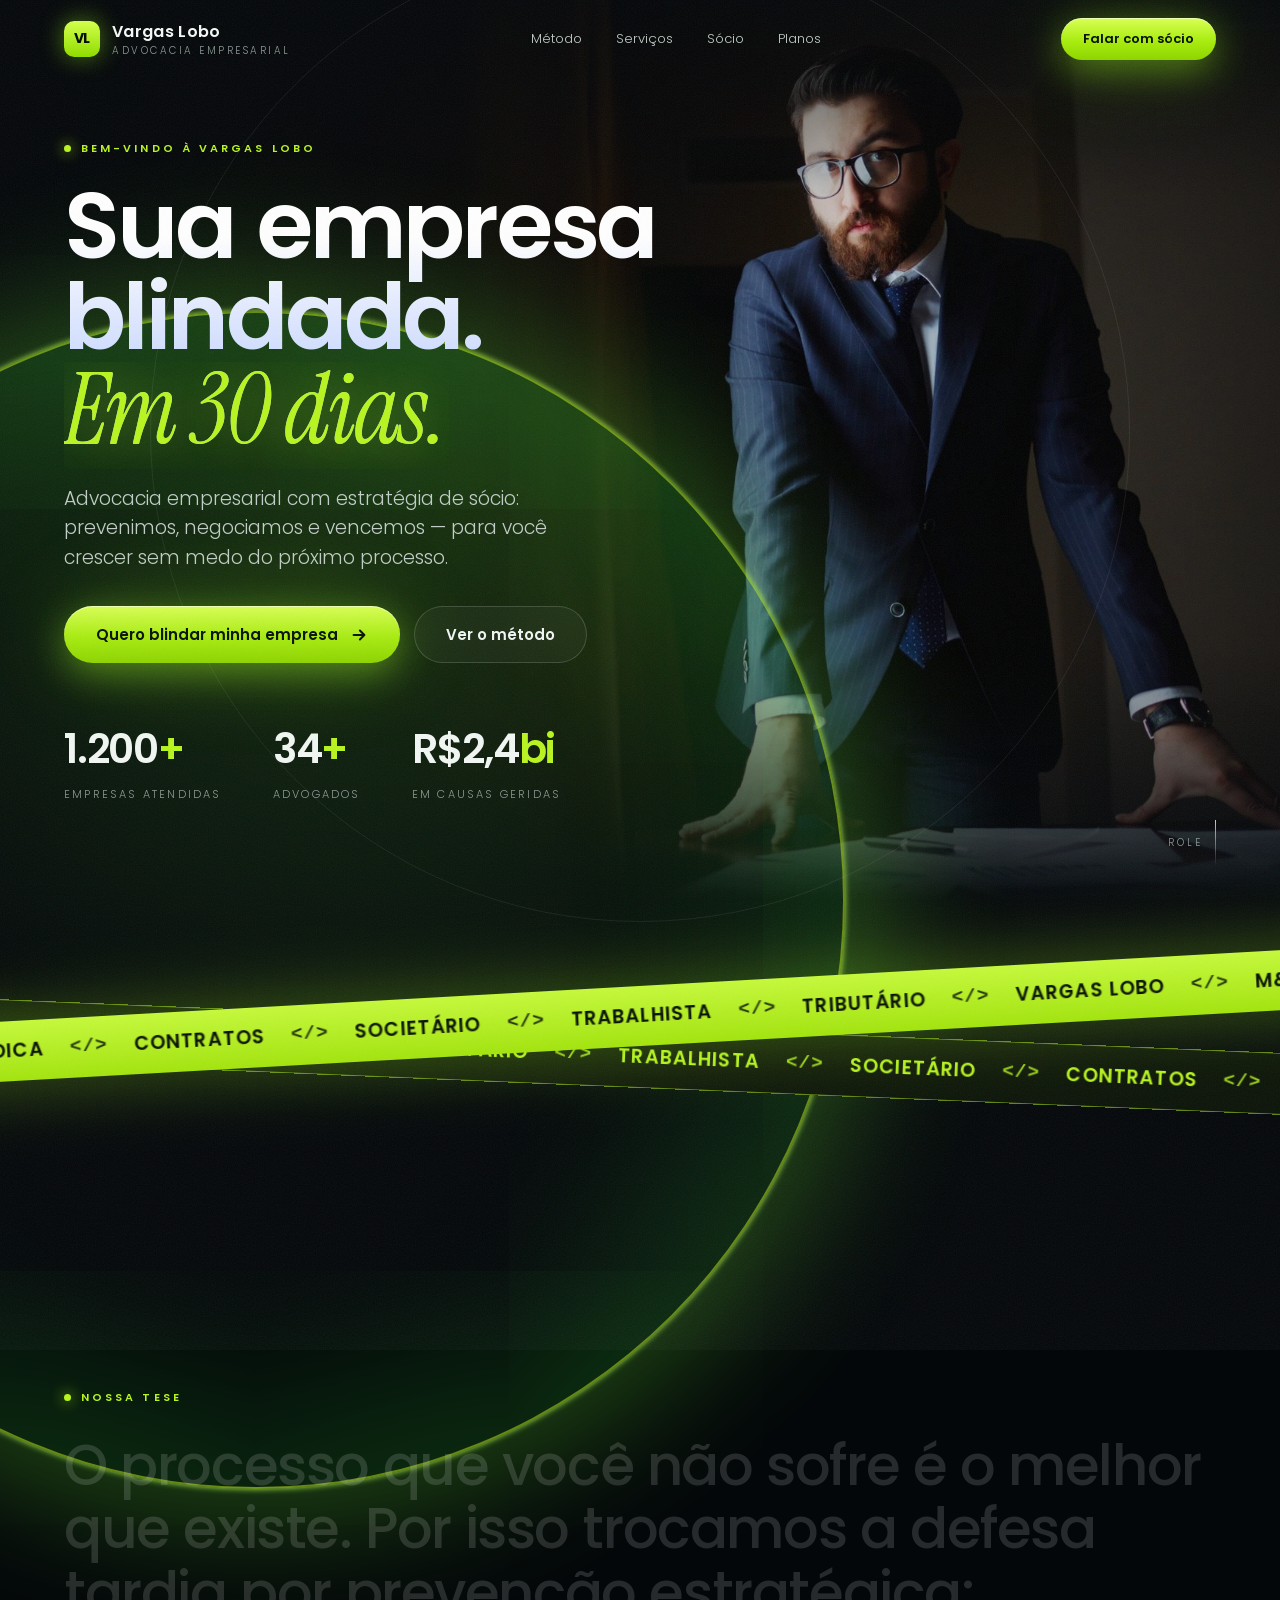
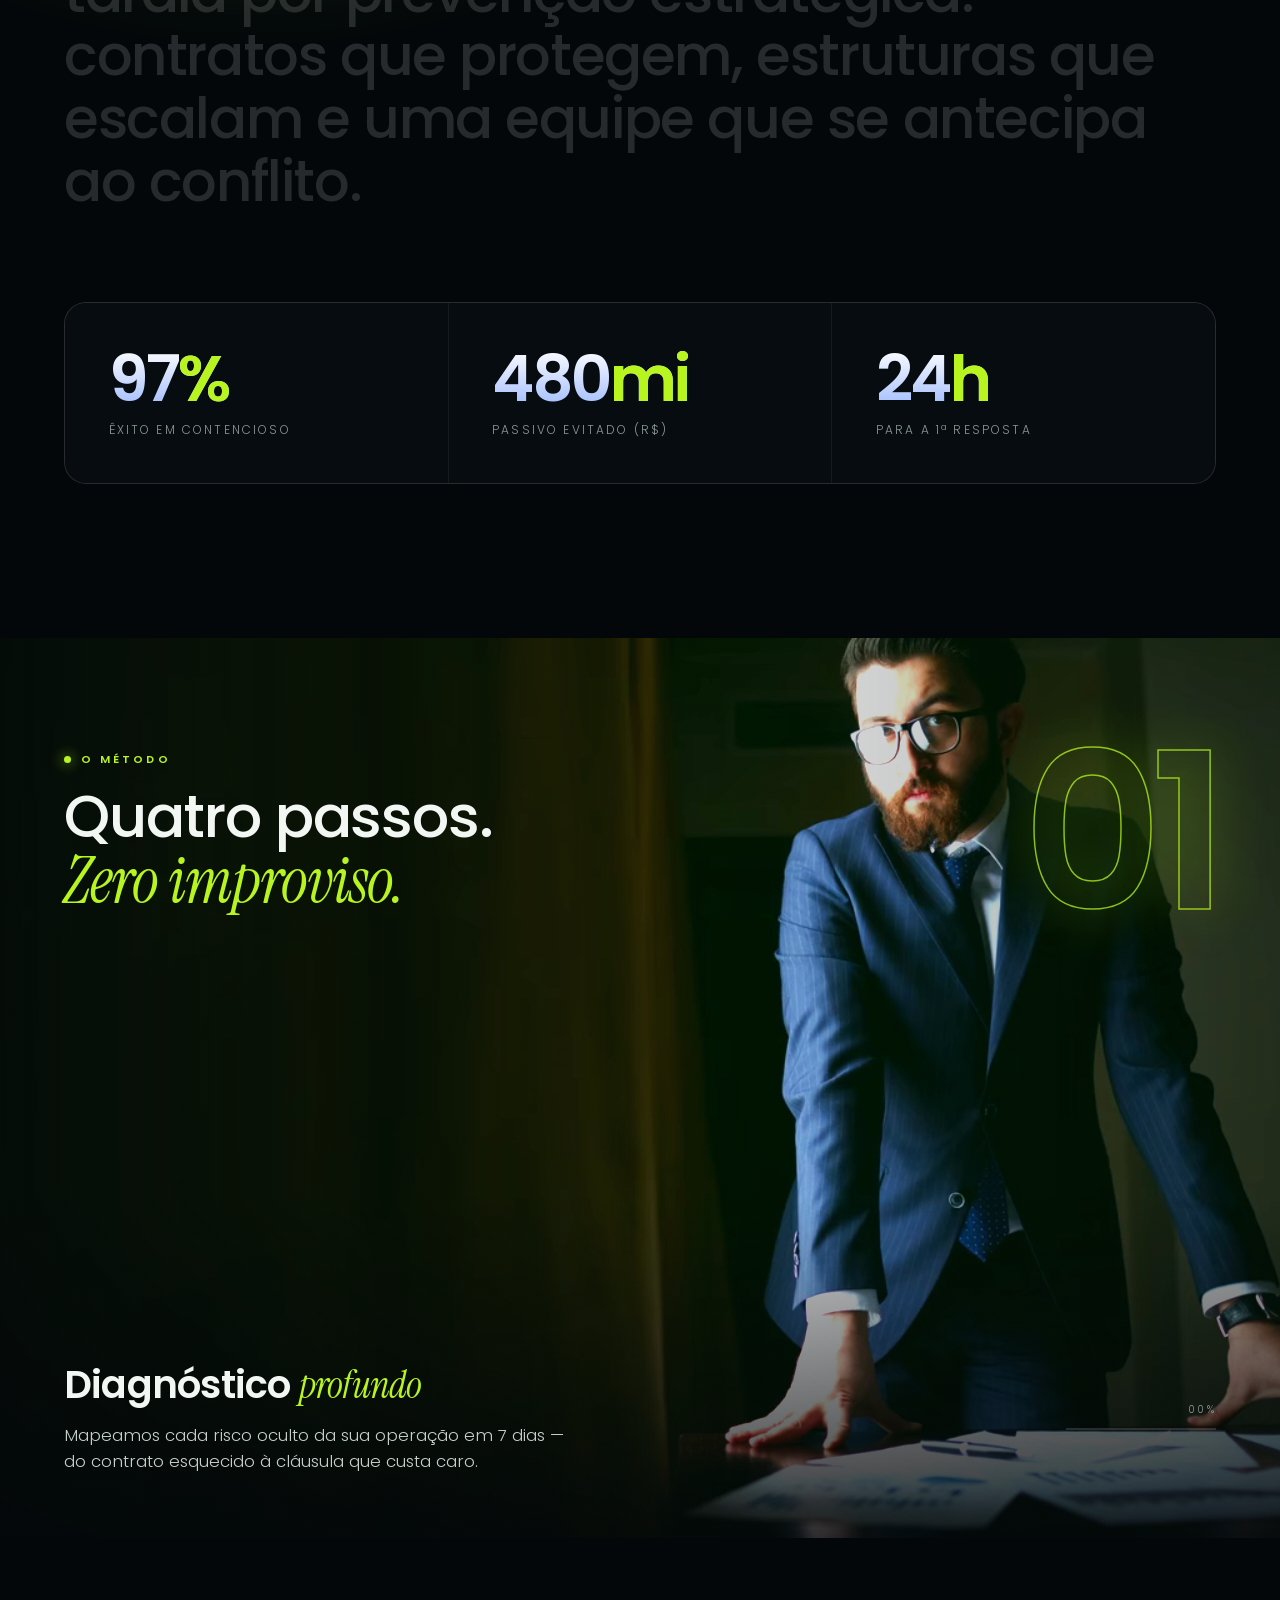
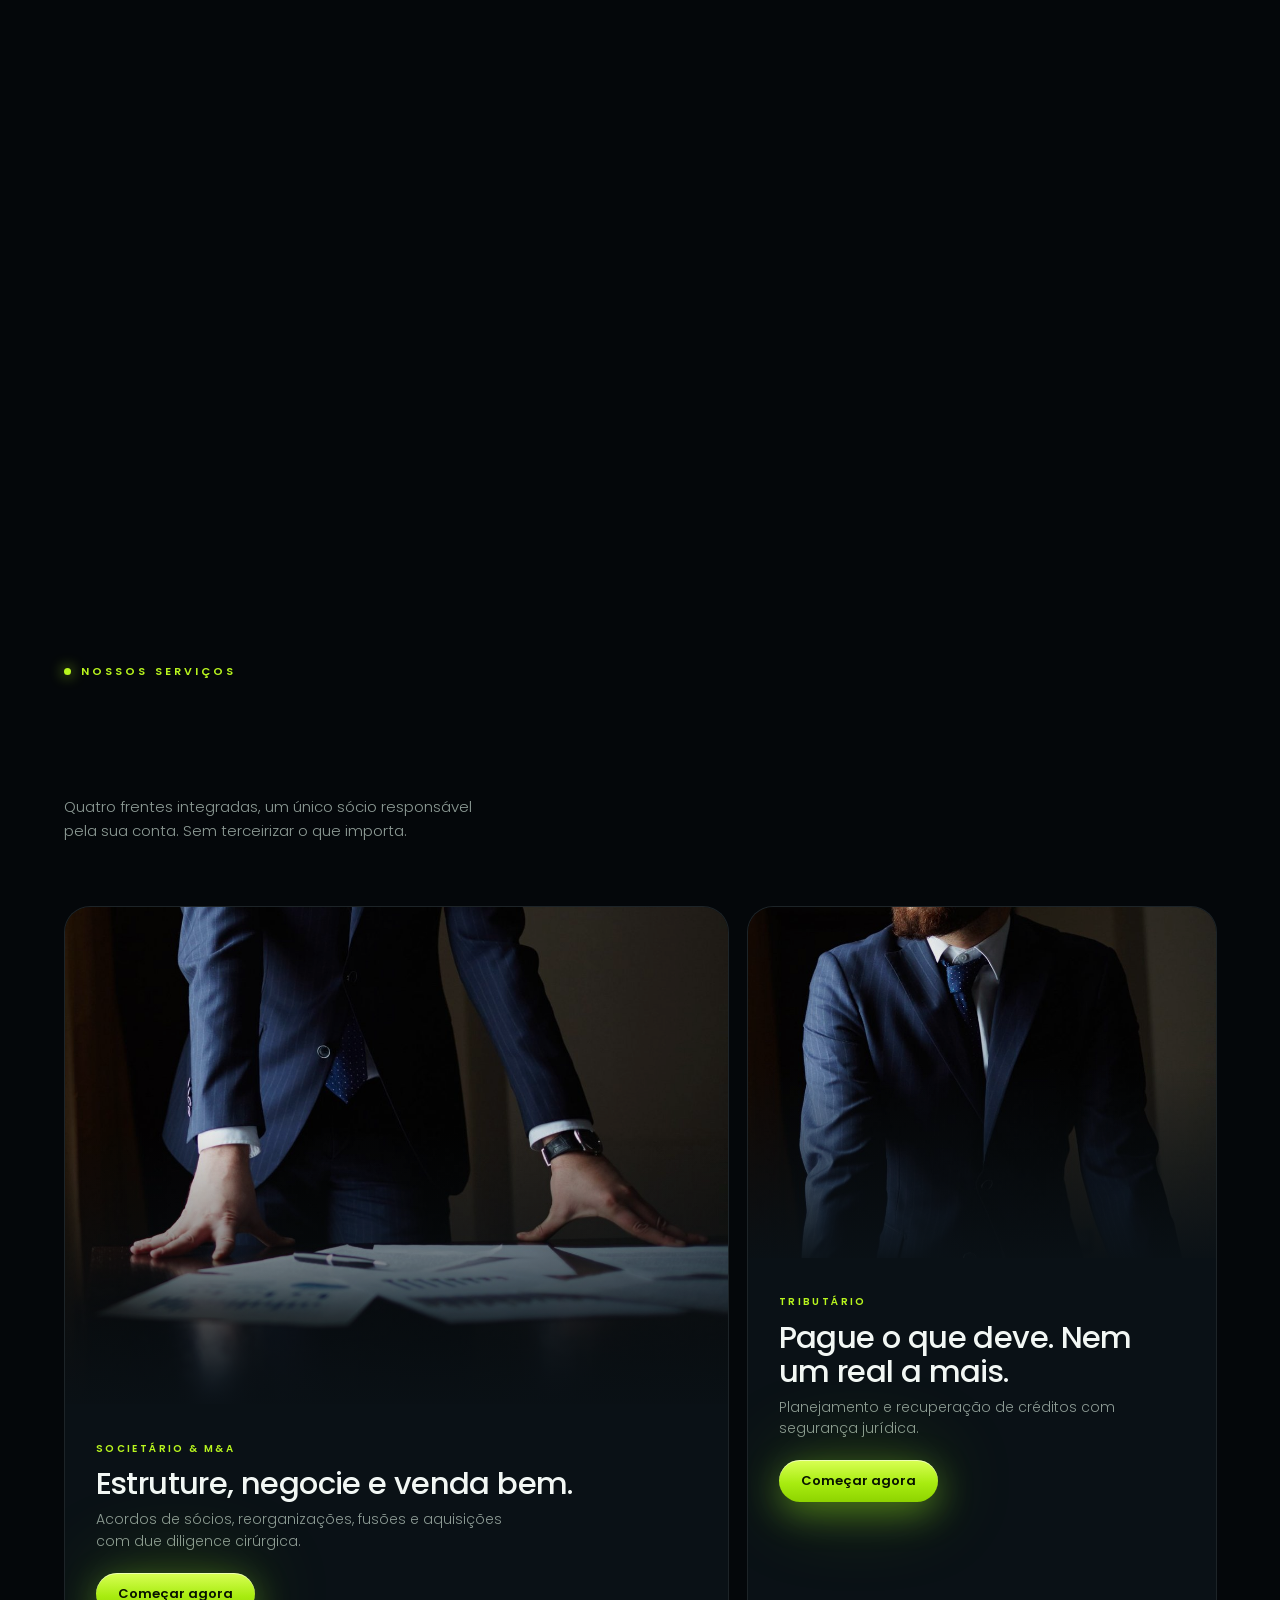
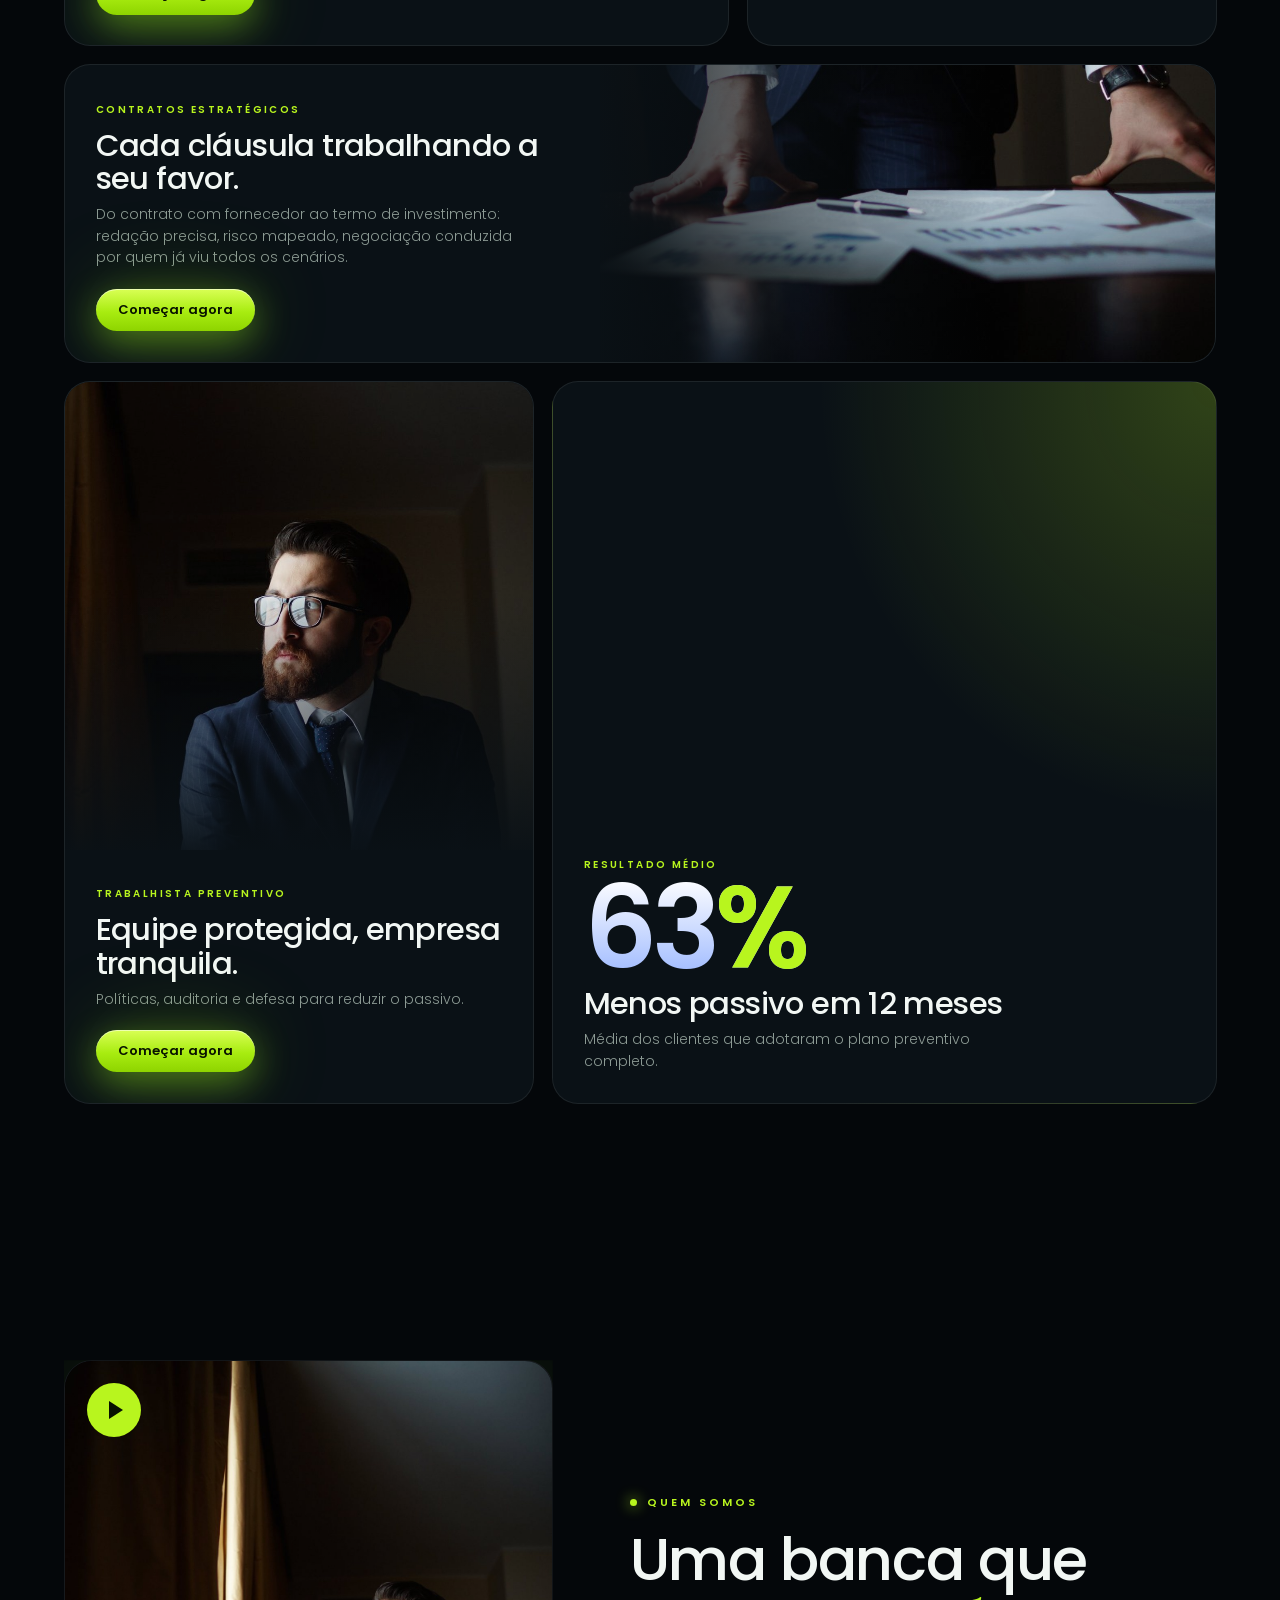
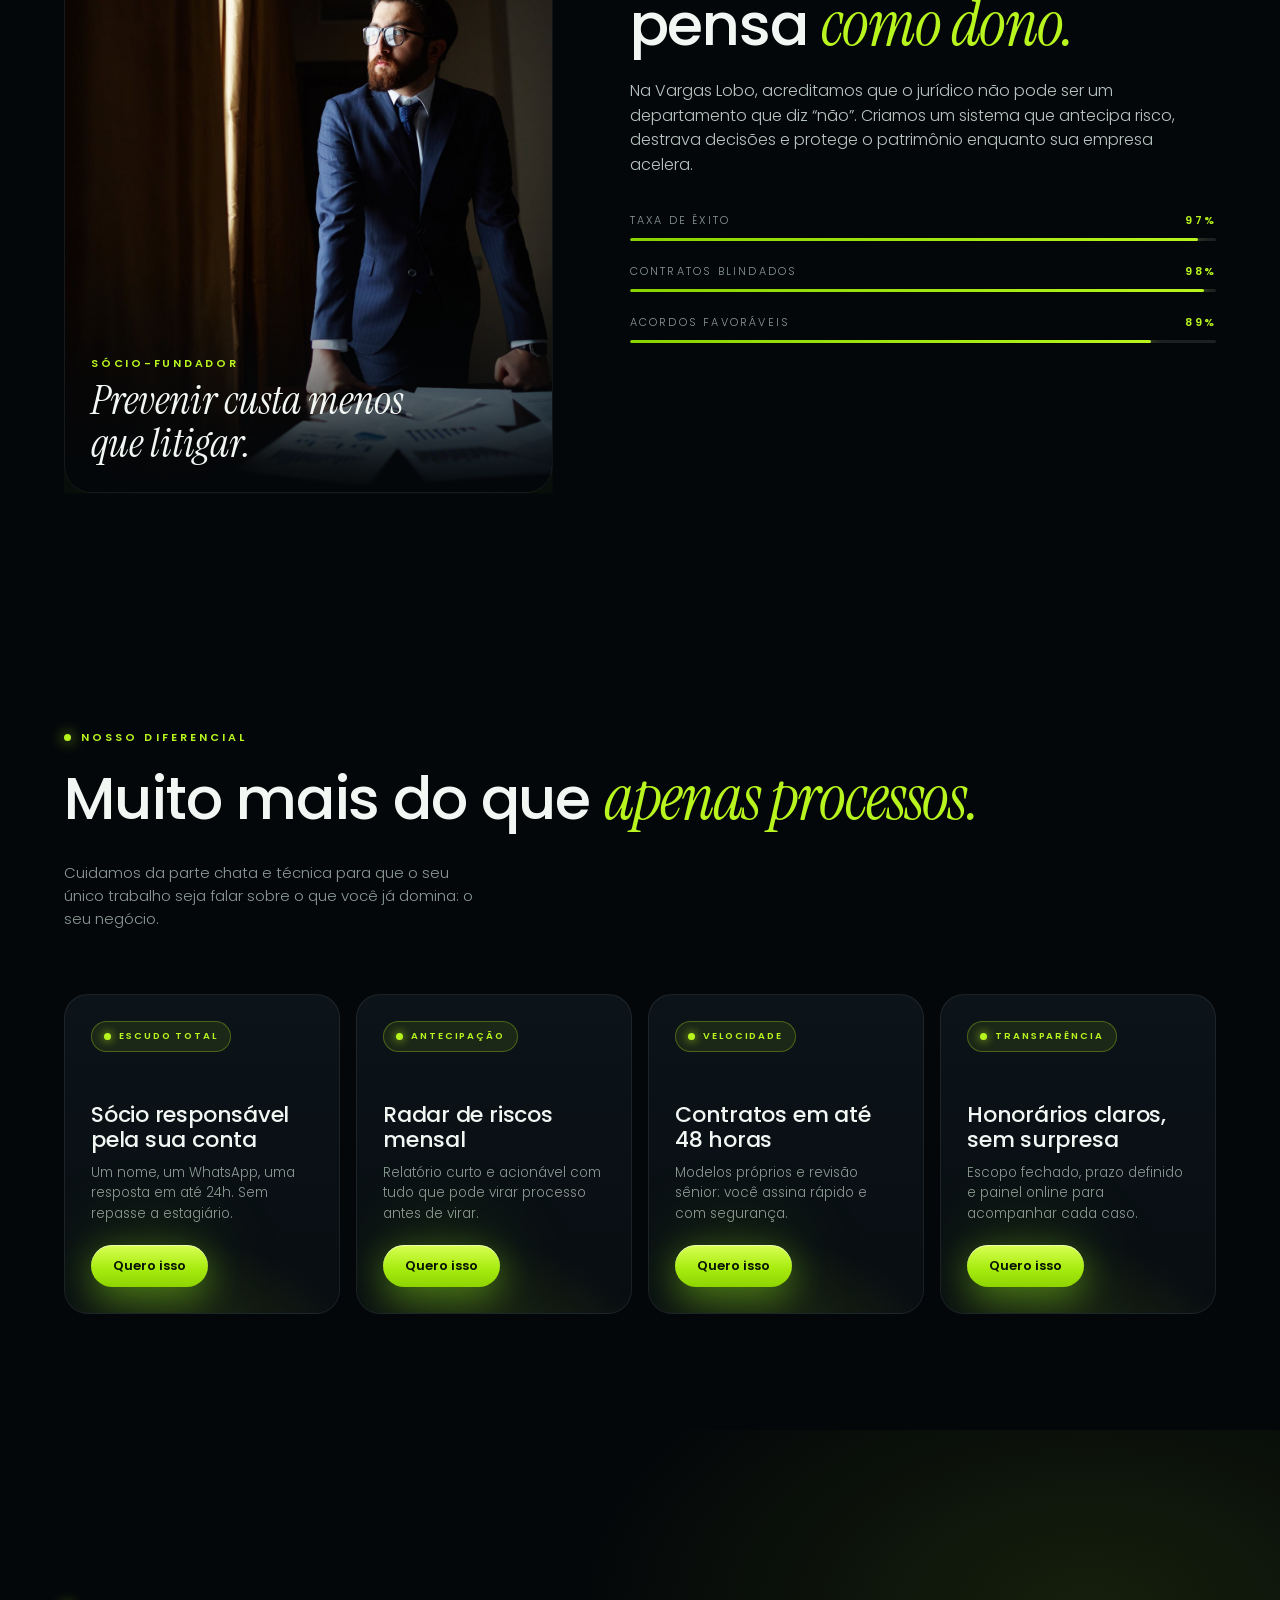
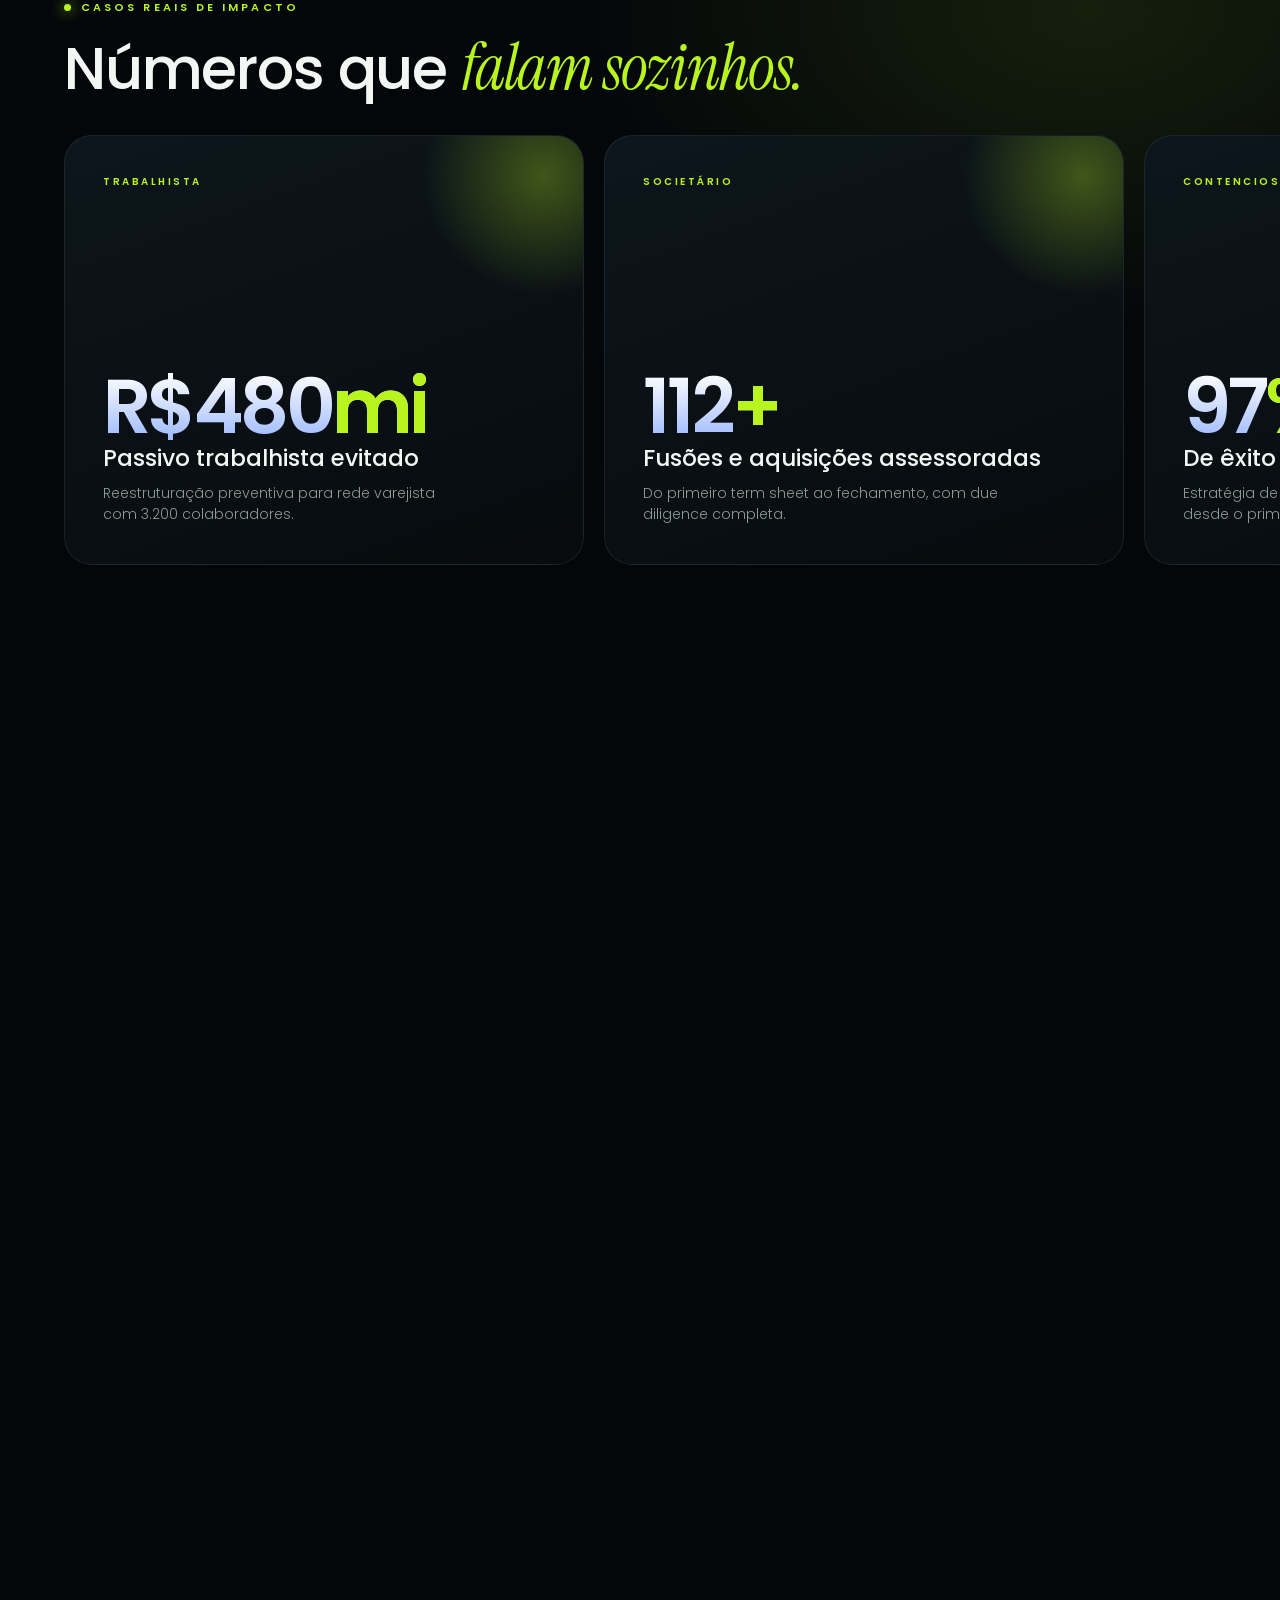
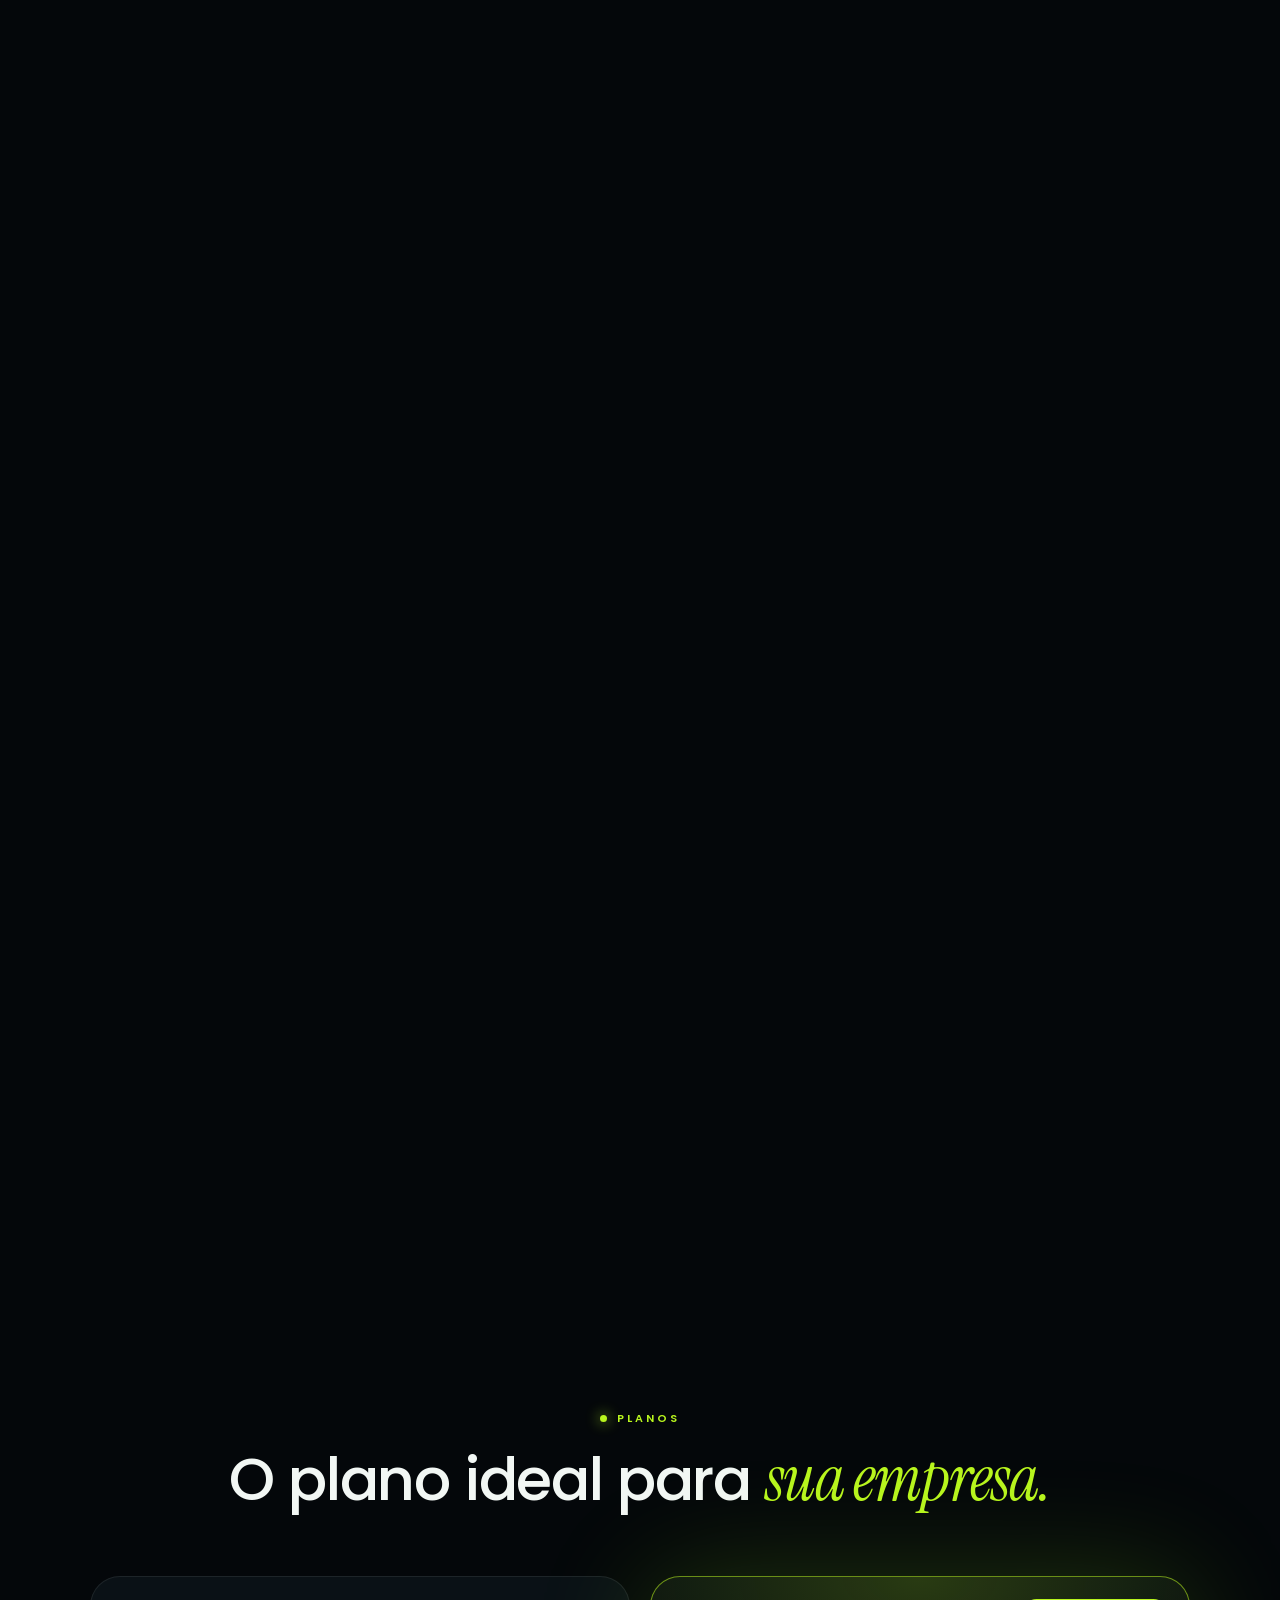
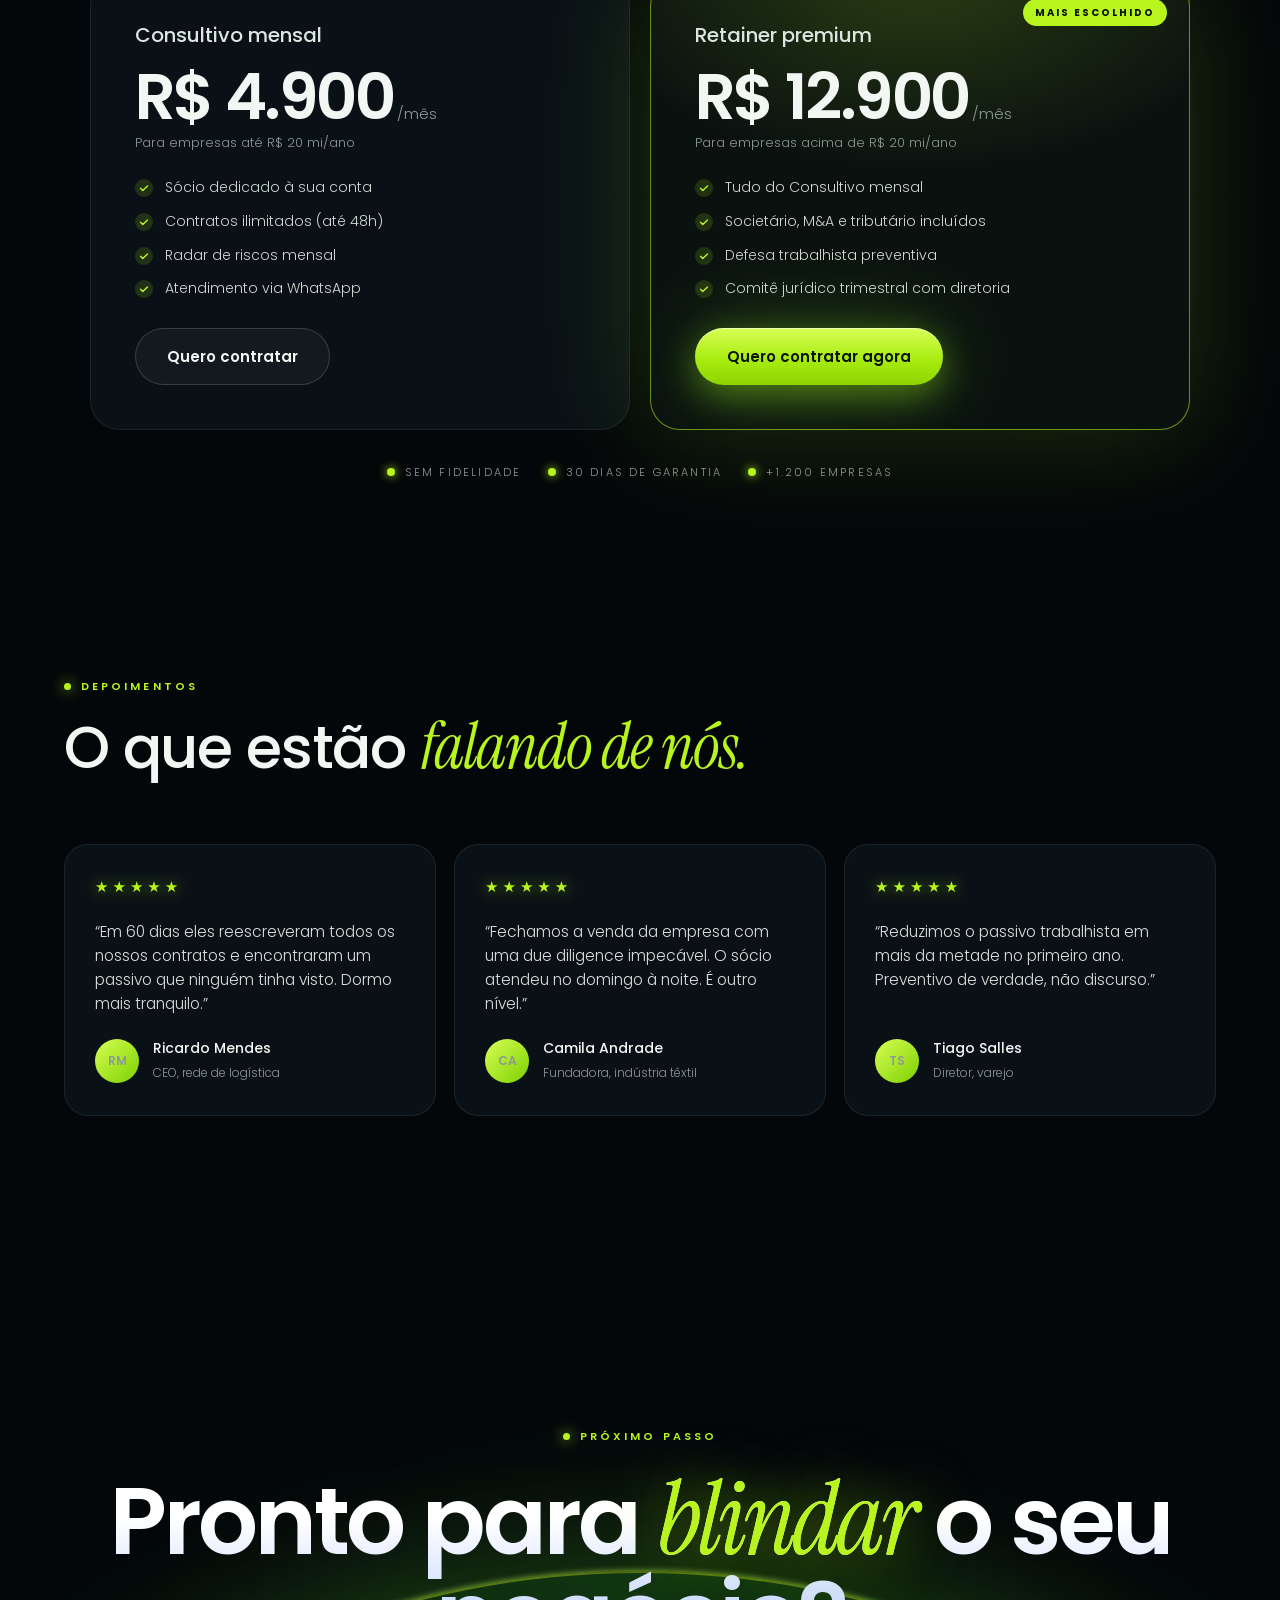
<file: index.html>
<!doctype html>
<html lang="pt-BR">
<head>
<meta charset="utf-8">
<meta name="viewport" content="width=device-width,initial-scale=1,viewport-fit=cover">
<title>Vargas Lobo — Advocacia Empresarial</title>
<meta name="description" content="Blindagem jurídica para empresas que faturam alto. Societário, contratos, trabalhista e tributário com estratégia de sócio.">
<meta name="theme-color" content="#04070A">
<meta property="og:title" content="Vargas Lobo — Advocacia Empresarial">
<meta property="og:description" content="Sua empresa blindada. Em 30 dias.">
<meta property="og:image" content="img/og.jpg">
<link rel="preconnect" href="https://fonts.googleapis.com">
<link rel="preconnect" href="https://fonts.gstatic.com" crossorigin>
<link rel="stylesheet" href="https://fonts.googleapis.com/css2?family=Poppins:wght@300;400;500;600;700&family=Instrument+Serif:ital@0;1&display=swap">
<style>
:root{
  --bg:#04070A; --bg2:#070C10; --card:#0A1116; --line:rgba(255,255,255,.08);
  --lime:#B8F51E; --lime-d:#86d400; --glow:rgba(160,255,30,.45);
  --txt:#F2F7F4; --mute:#8C9A94; --blue:#A9C8FF;
  --f:'Poppins',system-ui,-apple-system,'Segoe UI',sans-serif; --serif:'Instrument Serif',Georgia,serif;
  --pad:clamp(20px,5vw,72px);
}
*{box-sizing:border-box;margin:0;padding:0}
html{scroll-behavior:auto;-webkit-text-size-adjust:100%}
body{background:var(--bg);color:var(--txt);font-family:var(--f);font-weight:300;line-height:1.55;overflow-x:hidden}
img,video{display:block;max-width:100%}
a{color:inherit;text-decoration:none}
em,.ser{font-family:var(--serif);font-style:italic;font-weight:400}
.eyebrow{font-size:11px;letter-spacing:.28em;text-transform:uppercase;font-weight:600;color:var(--lime);display:inline-flex;align-items:center;gap:10px}
.eyebrow:before{content:"";width:7px;height:7px;border-radius:50%;background:var(--lime);box-shadow:0 0 14px var(--lime)}
h2{font-weight:500;font-size:clamp(30px,4.6vw,64px);line-height:1.04;letter-spacing:-.02em}
h2 em{color:var(--lime);font-size:1.08em}
section{position:relative}

/* grão + vinheta */
.grain{position:fixed;inset:-50%;z-index:90;pointer-events:none;opacity:.07;background-image:url("data:image/svg+xml;utf8,<svg xmlns='http://www.w3.org/2000/svg' width='160' height='160'><filter id='n'><feTurbulence type='fractalNoise' baseFrequency='.9' numOctaves='2' stitchTiles='stitch'/></filter><rect width='100%' height='100%' filter='url(%23n)'/></svg>");animation:grain 1s steps(6) infinite}
@keyframes grain{0%{transform:translate(0,0)}20%{transform:translate(-3%,2%)}40%{transform:translate(2%,-3%)}60%{transform:translate(-2%,-1%)}80%{transform:translate(3%,3%)}100%{transform:translate(0,0)}}
#bar{position:fixed;top:0;left:0;height:3px;width:100%;transform-origin:0 50%;transform:scaleX(0);background:linear-gradient(90deg,var(--lime-d),var(--lime));box-shadow:0 0 16px var(--lime);z-index:120}

/* cursor */
.cur,.cur-r{position:fixed;left:0;top:0;pointer-events:none;z-index:130;border-radius:50%;mix-blend-mode:normal;opacity:0;transition:opacity .3s}
.cur{width:7px;height:7px;background:var(--lime);margin:-3.5px 0 0 -3.5px;box-shadow:0 0 14px var(--lime)}
.cur-r{width:38px;height:38px;margin:-19px 0 0 -19px;border:1px solid rgba(184,245,30,.55);transition:width .25s,height .25s,margin .25s,background .25s,opacity .3s}
.cur-r.big{width:72px;height:72px;margin:-36px 0 0 -36px;background:rgba(184,245,30,.10)}
@media (hover:none),(pointer:coarse){.cur,.cur-r{display:none}}

/* preloader */
#pre{position:fixed;inset:0;z-index:200;background:var(--bg);display:grid;place-items:center;transition:transform 1s cubic-bezier(.8,0,.2,1)}
#pre.out{transform:translateY(-100%)}
#pre .in{width:min(420px,78vw);text-align:left}
#pre .lg{font-size:13px;letter-spacing:.3em;text-transform:uppercase;color:var(--mute);margin-bottom:22px;display:flex;justify-content:space-between}
#pre .n{font-size:clamp(70px,16vw,150px);font-weight:600;letter-spacing:-.05em;line-height:.9;background:linear-gradient(180deg,#fff,#9fb8ff);-webkit-background-clip:text;background-clip:text;color:transparent}
#pre .n small{font-size:.25em;color:var(--lime);-webkit-text-fill-color:var(--lime);margin-left:6px}
#pre .ln{height:2px;background:rgba(255,255,255,.1);margin-top:26px;overflow:hidden}
#pre .ln i{display:block;height:100%;width:0;background:var(--lime);box-shadow:0 0 18px var(--lime)}

/* nav */
nav{position:fixed;top:0;left:0;right:0;z-index:100;display:flex;align-items:center;justify-content:space-between;padding:18px var(--pad);transition:background .4s,backdrop-filter .4s,padding .4s}
nav.s{background:rgba(4,7,10,.72);backdrop-filter:blur(14px);-webkit-backdrop-filter:blur(14px);padding-top:12px;padding-bottom:12px;border-bottom:1px solid var(--line)}
.logo{display:flex;align-items:center;gap:12px;font-weight:600;letter-spacing:.02em}
.logo b{width:36px;height:36px;border-radius:10px;display:grid;place-items:center;background:linear-gradient(180deg,#d4ff4d,#8fdc00);color:#071000;font-size:14px;letter-spacing:-.02em;box-shadow:0 0 24px var(--glow)}
.logo span small{display:block;font-weight:300;font-size:10px;letter-spacing:.25em;color:var(--mute);text-transform:uppercase;margin-top:-2px}
.links{display:flex;gap:34px;font-size:13px;color:#c5d0cb}
.links a{position:relative;padding:4px 0}
.links a:after{content:"";position:absolute;left:0;bottom:0;height:1px;width:100%;transform:scaleX(0);transform-origin:right;background:var(--lime);transition:transform .35s}
.links a:hover:after{transform:scaleX(1);transform-origin:left}
@media(max-width:860px){.links{display:none}}

/* botões */
.btn{--mx:0px;--my:0px;position:relative;display:inline-flex;align-items:center;gap:12px;padding:17px 32px;border-radius:999px;font-weight:600;font-size:15px;color:#081200;cursor:pointer;border:0;font-family:var(--f);
  background:linear-gradient(180deg,#d9ff55 0%,#a8ec10 55%,#8ed400 100%);
  box-shadow:inset 0 1px 0 rgba(255,255,255,.55),0 10px 36px rgba(160,255,30,.42),0 0 90px rgba(160,255,30,.22);
  transform:translate(var(--mx),var(--my));transition:transform .25s ease-out,box-shadow .3s;overflow:hidden}
.btn:before{content:"";position:absolute;top:0;left:-70%;width:45%;height:100%;background:linear-gradient(100deg,transparent,rgba(255,255,255,.65),transparent);transform:skewX(-20deg);transition:left .7s}
.btn:hover:before{left:130%}
.btn:hover{box-shadow:inset 0 1px 0 rgba(255,255,255,.55),0 14px 54px rgba(160,255,30,.6),0 0 120px rgba(160,255,30,.35)}
.btn svg{width:18px;height:18px;transition:transform .3s}
.btn:hover svg{transform:translateX(4px)}
.btn{white-space:nowrap}
.btn.sm{padding:11px 22px;font-size:13px}
@media(max-width:560px){nav .btn.sm{padding:9px 16px;font-size:12px}.pl .bdg{position:static;display:inline-block;margin-bottom:14px}.logo span small{display:none}.logo b{width:32px;height:32px}.stage .top h2{font-size:28px}#fab{display:none}}
.btn.ghost{background:rgba(255,255,255,.04);color:var(--txt);box-shadow:inset 0 0 0 1px rgba(255,255,255,.16);backdrop-filter:blur(8px)}
.btn.ghost:hover{box-shadow:inset 0 0 0 1px var(--lime),0 0 40px rgba(160,255,30,.2)}
.pulse{animation:pulse 2.6s ease-in-out infinite}
@keyframes pulse{0%,100%{box-shadow:inset 0 1px 0 rgba(255,255,255,.55),0 10px 36px rgba(160,255,30,.42),0 0 90px rgba(160,255,30,.22)}50%{box-shadow:inset 0 1px 0 rgba(255,255,255,.55),0 10px 50px rgba(160,255,30,.7),0 0 140px rgba(160,255,30,.38)}}

/* reveal */
[data-rv]{opacity:0;transform:translateY(46px);filter:blur(8px);transition:opacity 1s cubic-bezier(.2,.7,.2,1),transform 1s cubic-bezier(.2,.7,.2,1),filter 1s;transition-delay:var(--d,0s)}
[data-rv].on{opacity:1;transform:none;filter:none}
.wd{display:inline-block;overflow:hidden;vertical-align:bottom;padding-bottom:.12em;margin-bottom:-.12em}
.wd>span{display:inline-block;transform:translateY(112%);transition:transform 1.1s cubic-bezier(.2,.8,.2,1);transition-delay:calc(var(--i)*70ms + var(--base,0ms))}
.go .wd>span,.on .wd>span{transform:none}

/* HERO */
.hero{min-height:100svh;display:flex;align-items:center;overflow:hidden;padding:130px var(--pad) 90px;isolation:isolate}
.hero-bg{position:absolute;inset:0;z-index:-3;overflow:hidden}
.hero-bg img{width:100%;height:112%;object-fit:cover;object-position:68% 22%;will-change:transform;transform:scale(1.08);transition:transform 2.4s cubic-bezier(.2,.7,.2,1)}
.go .hero-bg img{transform:scale(1)}
.hero:after{content:"";position:absolute;inset:0;z-index:-2;background:
  linear-gradient(90deg,rgba(4,7,10,.96) 0%,rgba(4,7,10,.78) 34%,rgba(4,7,10,.12) 70%,rgba(4,7,10,.3) 100%),
  linear-gradient(0deg,var(--bg) 0%,transparent 28%),linear-gradient(180deg,rgba(4,7,10,.7),transparent 22%)}
.arc{position:absolute;z-index:-1;left:-26vw;bottom:-46vw;width:92vw;height:92vw;border-radius:50%;border:2px solid rgba(184,245,30,.55);
  box-shadow:0 0 140px 30px rgba(110,255,50,.28),inset 0 0 220px 40px rgba(60,255,60,.22),0 0 6px rgba(200,255,90,.9);background:radial-gradient(circle at 60% 10%,rgba(100,255,50,.18),transparent 55%);pointer-events:none;animation:arcb 7s ease-in-out infinite}
@keyframes arcb{50%{box-shadow:0 0 190px 50px rgba(110,255,50,.38),inset 0 0 260px 60px rgba(60,255,60,.3),0 0 8px rgba(200,255,90,1)}}
.orbit{position:absolute;z-index:-1;left:50%;top:48%;width:min(980px,120vw);aspect-ratio:1;margin:calc(min(980px,120vw)/-2) 0 0 calc(min(980px,120vw)/-2);border-radius:50%;border:1px solid rgba(255,255,255,.07);animation:spin 38s linear infinite;pointer-events:none}
.orbit i{position:absolute;left:50%;top:-6px;width:12px;height:12px;border-radius:50%;background:var(--lime);box-shadow:0 0 20px 4px var(--lime)}
@keyframes spin{to{transform:rotate(360deg)}}
.hero-in{max-width:760px}
.hero h1{font-weight:600;font-size:clamp(40px,7.2vw,108px);line-height:.98;letter-spacing:-.035em;margin:22px 0 26px;background:linear-gradient(180deg,#fff 20%,#9db9ff 110%);-webkit-background-clip:text;background-clip:text;color:transparent}
.hero h1 .wd>span{padding-right:.04em}
.hero h1 em{color:var(--lime);-webkit-text-fill-color:var(--lime);font-size:1.06em;letter-spacing:-.02em;text-shadow:0 0 50px rgba(184,245,30,.45)}
.hero p.lead{font-size:clamp(15px,1.5vw,19px);color:#c3cec9;max-width:540px;margin-bottom:34px}
.hero .cta{display:flex;gap:14px;flex-wrap:wrap;align-items:center}
.stats{display:flex;gap:clamp(22px,4vw,56px);margin-top:54px;flex-wrap:wrap}
.stats div b{display:block;font-size:clamp(26px,3.2vw,42px);font-weight:600;letter-spacing:-.03em}
.stats div b i{font-style:normal;color:var(--lime)}
.stats div>span{font-size:11px;letter-spacing:.2em;text-transform:uppercase;color:var(--mute)}
.scroll{position:absolute;right:var(--pad);bottom:34px;display:flex;align-items:center;gap:12px;font-size:10px;letter-spacing:.3em;text-transform:uppercase;color:var(--mute)}
.scroll i{width:1px;height:46px;background:linear-gradient(var(--lime),transparent);animation:sc 1.8s ease-in-out infinite;transform-origin:top}
@keyframes sc{0%{transform:scaleY(0)}50%{transform:scaleY(1)}100%{transform:scaleY(1);opacity:0}}
@media(max-width:760px){.hero{padding-top:min(62svh,560px);align-items:flex-end}.hero-bg img{object-position:60% 6%}.hero-bg{bottom:34%}.hero h1{font-size:clamp(38px,11vw,60px)}.hero:after{background:linear-gradient(0deg,rgba(4,7,10,.97) 0%,rgba(4,7,10,.8) 46%,rgba(4,7,10,.1) 78%),linear-gradient(180deg,rgba(4,7,10,.65),transparent 20%)}.scroll{display:none}.stats{margin-top:36px}}

/* FAIXAS DIAGONAIS */
.bands{position:relative;height:clamp(220px,28vw,340px);margin:-30px 0 20px;overflow:hidden}
.band{position:absolute;left:-10%;width:120%;display:flex;overflow:hidden;background:linear-gradient(180deg,#c6fa3a,#a3e50c);color:#061000;padding:15px 0;box-shadow:0 0 70px rgba(160,255,30,.35);will-change:transform}
.band.a{top:34%;transform:rotate(-3.2deg);z-index:2}
.band.b{top:46%;transform:rotate(2.4deg);background:#0b1308;color:var(--lime);border-block:1px solid rgba(184,245,30,.5);box-shadow:none}
.band .tk{display:flex;flex-shrink:0;gap:0;will-change:transform}
.band span{flex-shrink:0;display:flex;align-items:center;gap:26px;padding-right:26px;font-weight:600;font-size:clamp(13px,1.5vw,20px);letter-spacing:.06em;text-transform:uppercase;white-space:nowrap}
.band span:after{content:"</>";font-weight:700;opacity:.85;font-family:ui-monospace,Menlo,monospace}

/* MANIFESTO */
.manifesto{padding:clamp(80px,12vw,170px) var(--pad)}
.manifesto .tx{max-width:1180px;margin:26px 0 0;font-size:clamp(26px,4.4vw,64px);line-height:1.12;font-weight:500;letter-spacing:-.025em}
.manifesto .tx .w{color:rgba(255,255,255,.14);transition:color .5s,text-shadow .5s}
.manifesto .tx .w.on{color:#fff}
.manifesto .tx .w.k.on{color:var(--lime);text-shadow:0 0 40px rgba(184,245,30,.4)}
.counters{display:grid;grid-template-columns:repeat(3,1fr);gap:1px;margin-top:clamp(50px,7vw,100px);background:var(--line);border:1px solid var(--line);border-radius:22px;overflow:hidden}
.counters div{background:var(--bg2);padding:clamp(24px,3.4vw,46px)}
.counters b{display:block;font-size:clamp(34px,5vw,70px);font-weight:600;letter-spacing:-.04em;line-height:1;background:linear-gradient(180deg,#fff,#9db9ff);-webkit-background-clip:text;background-clip:text;color:transparent}
.counters b i{font-style:normal;color:var(--lime);-webkit-text-fill-color:var(--lime)}
.counters div>span{display:block;margin-top:10px;font-size:12px;letter-spacing:.18em;text-transform:uppercase;color:var(--mute)}
@media(max-width:700px){.counters{grid-template-columns:1fr}}

/* SCRUB */
.scrub{height:520vh}
.stage{position:sticky;top:0;height:100svh;overflow:hidden;background:#000}
.stage video,.stage .poster{position:absolute;inset:0;width:100%;height:100%;object-fit:cover;filter:brightness(1.35) saturate(1.15) contrast(1.05)}
.stage:after{content:"";position:absolute;inset:0;background:linear-gradient(90deg,rgba(4,7,10,.82),rgba(4,7,10,.12) 55%,rgba(4,7,10,.35)),linear-gradient(0deg,rgba(4,7,10,.8),transparent 38%);pointer-events:none}
.stage .hud{position:absolute;inset:0;z-index:3;padding:clamp(90px,12vh,130px) var(--pad) clamp(40px,7vh,70px);display:flex;flex-direction:column;justify-content:space-between}
.stage .top{display:flex;justify-content:space-between;align-items:flex-start;gap:20px}
.stage .top h2{max-width:560px}
.stepnum{font-size:clamp(90px,17vw,250px);font-weight:600;line-height:.8;letter-spacing:-.06em;color:transparent;-webkit-text-stroke:1.5px rgba(184,245,30,.75);text-shadow:0 0 60px rgba(184,245,30,.22);position:relative;height:.8em;min-width:1.4em;text-align:right}
.stepnum span{position:absolute;right:0;top:0;opacity:0;transform:translateY(30px) scale(.96);transition:all .6s cubic-bezier(.2,.8,.2,1)}
.stepnum span.on{opacity:1;transform:none}
.steps{position:relative;max-width:520px;min-height:150px}
.steps article{position:absolute;left:0;bottom:0;opacity:0;transform:translateY(26px);filter:blur(6px);transition:all .7s cubic-bezier(.2,.8,.2,1)}
.steps article.on{opacity:1;transform:none;filter:none}
.steps h3{font-size:clamp(24px,3vw,40px);font-weight:600;letter-spacing:-.02em;margin-bottom:8px}
.steps h3 em{color:var(--lime)}
.steps p{color:#c5d0cb;font-size:clamp(14px,1.3vw,17px)}
.track{position:absolute;right:var(--pad);bottom:clamp(84px,12vh,110px);z-index:4;display:flex;flex-direction:column;gap:10px;align-items:flex-end;font-size:10px;letter-spacing:.25em;text-transform:uppercase;color:var(--mute)}
.track .tl{width:150px;height:2px;background:rgba(255,255,255,.14)}
.track .tl i{display:block;height:100%;width:0;background:var(--lime);box-shadow:0 0 14px var(--lime)}
@media(max-width:760px){.stage:after{background:linear-gradient(0deg,rgba(4,7,10,.92),rgba(4,7,10,.1) 60%),linear-gradient(180deg,rgba(4,7,10,.7),transparent 30%)}.track{left:var(--pad);right:auto;align-items:flex-start;bottom:20px}.steps{min-height:170px;margin-bottom:34px}}

/* BENTO */
.serv{padding:clamp(80px,11vw,150px) var(--pad)}
.sec-h{display:flex;justify-content:space-between;align-items:flex-end;gap:30px;flex-wrap:wrap;margin-bottom:clamp(34px,5vw,64px)}
.sec-h p{max-width:420px;color:var(--mute);font-size:15px}
.bento{display:grid;grid-template-columns:repeat(12,1fr);gap:18px}
.card{--px:50%;--py:50%;position:relative;border-radius:26px;background:var(--card);border:1px solid var(--line);overflow:hidden;transform-style:preserve-3d;transition:transform .25s ease-out,border-color .4s;will-change:transform}
.card:before{content:"";position:absolute;inset:0;z-index:2;pointer-events:none;border-radius:inherit;opacity:0;transition:opacity .4s;background:radial-gradient(420px circle at var(--px) var(--py),rgba(184,245,30,.16),transparent 55%)}
.card:hover{border-color:rgba(184,245,30,.4)}
.card:hover:before{opacity:1}
.card .im{overflow:hidden;position:relative}
.card .im img{width:100%;height:100%;object-fit:cover;transition:transform 1.2s cubic-bezier(.2,.7,.2,1),filter .6s;filter:saturate(.9) brightness(.92)}
.card:hover .im img{transform:scale(1.06);filter:saturate(1.05) brightness(1.02)}
.card .im:after{content:"";position:absolute;inset:0;background:linear-gradient(0deg,rgba(10,17,22,.95),transparent 55%)}
.card .bd{padding:clamp(20px,2.4vw,32px);position:relative;z-index:3}
.card .tag{font-size:10px;letter-spacing:.24em;text-transform:uppercase;color:var(--lime);font-weight:600}
.card h3{font-size:clamp(22px,2.4vw,34px);font-weight:500;letter-spacing:-.02em;margin:8px 0 8px;line-height:1.1}
.card p{color:var(--mute);font-size:14px;max-width:440px}
.card .btn{margin-top:20px}
.c1{grid-column:span 7}.c1 .im{aspect-ratio:4/3}
.c2{grid-column:span 5}.c2 .im{aspect-ratio:4/3}
.c3{grid-column:span 12;display:grid;grid-template-columns:1fr 1.15fr;align-items:stretch}.c3 .im{aspect-ratio:12/5;order:2;height:100%}.c3 .im:after{background:linear-gradient(90deg,rgba(10,17,22,.95),transparent 55%)}.c3 .bd{align-self:center}
.c4{grid-column:span 5}.c4 .im{aspect-ratio:1/1}
.c5{grid-column:span 7;display:flex;flex-direction:column;justify-content:flex-end;background:radial-gradient(120% 120% at 100% 0%,rgba(184,245,30,.22),transparent 50%),var(--card);min-height:320px}
.c5 .big{font-size:clamp(60px,9vw,130px);font-weight:600;letter-spacing:-.05em;line-height:.9;background:linear-gradient(180deg,#fff,#9db9ff);-webkit-background-clip:text;background-clip:text;color:transparent}
.c5 .big i{font-style:normal;color:var(--lime);-webkit-text-fill-color:var(--lime)}
@media(max-width:860px){.c1,.c2,.c4,.c5{grid-column:span 12}.c3{grid-column:span 12;display:block}.c3 .im{order:0;aspect-ratio:12/5}.c3 .im:after{background:linear-gradient(0deg,rgba(10,17,22,.95),transparent 55%)}}

/* QUEM SOMOS */
.about{padding:clamp(60px,9vw,130px) var(--pad);display:grid;grid-template-columns:minmax(0,5fr) minmax(0,6fr);gap:clamp(30px,6vw,100px);align-items:center}
.pt{position:relative;aspect-ratio:2/3;border-radius:28px;overflow:hidden;border:1px solid var(--line);max-width:520px;box-shadow:0 0 120px rgba(160,255,30,.12)}
.pt img{width:100%;height:100%;object-fit:cover;transform:scale(1.18);transition:transform 1.8s cubic-bezier(.2,.7,.2,1)}
.pt{clip-path:inset(0 0 100% 0);transition:clip-path 1.4s cubic-bezier(.7,0,.2,1)}
.about.on .pt{clip-path:inset(0)}
.about.on .pt img{transform:scale(1)}
.pt .cap{position:absolute;left:0;right:0;bottom:0;padding:90px 26px 28px;background:linear-gradient(0deg,rgba(4,7,10,.96),transparent);font-family:var(--serif);font-style:italic;font-size:clamp(26px,3.2vw,42px);line-height:1.04}
.pt .cap b{font-style:normal;font-family:var(--f);font-weight:600;display:block;font-size:11px;letter-spacing:.25em;text-transform:uppercase;color:var(--lime);margin-bottom:10px}
.pt .play{position:absolute;top:22px;left:22px;width:54px;height:54px;border-radius:50%;background:var(--lime);display:grid;place-items:center;box-shadow:0 0 0 0 rgba(184,245,30,.6);animation:ring 2.2s infinite}
.pt .play:after{content:"";border-left:14px solid #061000;border-top:9px solid transparent;border-bottom:9px solid transparent;margin-left:4px}
@keyframes ring{to{box-shadow:0 0 0 26px rgba(184,245,30,0)}}
.about p{color:#b9c5c0;margin:22px 0 34px;max-width:560px}
.bars .r{margin-bottom:22px}
.bars .t{display:flex;justify-content:space-between;font-size:11px;letter-spacing:.2em;text-transform:uppercase;color:var(--mute);margin-bottom:9px}
.bars .t b{color:var(--lime);font-weight:600}
.bars .l{height:3px;background:rgba(255,255,255,.1);border-radius:3px;overflow:hidden}
.bars .l i{display:block;height:100%;width:0;border-radius:3px;background:linear-gradient(90deg,var(--lime-d),var(--lime));box-shadow:0 0 14px var(--lime);transition:width 1.8s cubic-bezier(.2,.8,.2,1)}
@media(max-width:860px){.about{grid-template-columns:1fr}.pt{max-width:420px}}

/* DIFERENCIAL */
.dif{padding:clamp(60px,9vw,130px) var(--pad)}
.dg{display:grid;grid-template-columns:repeat(4,1fr);gap:16px}
.dc{padding:26px;border-radius:24px;background:linear-gradient(180deg,#0c1419,#080d11);border:1px solid var(--line);min-height:320px;display:flex;flex-direction:column;justify-content:space-between;position:relative;overflow:hidden;transition:transform .35s,border-color .35s}
.dc:after{content:"";position:absolute;left:0;right:0;bottom:-60px;height:130px;background:radial-gradient(60% 100% at 50% 100%,rgba(184,245,30,.28),transparent);opacity:.5;transition:opacity .4s}
.dc:hover{transform:translateY(-8px);border-color:rgba(184,245,30,.45)}
.dc:hover:after{opacity:1}
.chip{display:inline-flex;align-items:center;gap:8px;padding:7px 12px;border-radius:999px;background:rgba(184,245,30,.09);border:1px solid rgba(184,245,30,.3);font-size:9.5px;letter-spacing:.2em;text-transform:uppercase;color:var(--lime);font-weight:600;align-self:flex-start}
.chip:before{content:"";width:7px;height:7px;border-radius:50%;background:var(--lime);box-shadow:0 0 10px var(--lime)}
.dc h3{font-size:22px;font-weight:500;line-height:1.15;margin:30px 0 10px;letter-spacing:-.01em}
.dc p{font-size:13.5px;color:var(--mute);position:relative;z-index:2}
.dc .btn{margin-top:20px;align-self:flex-start;position:relative;z-index:2}
@media(max-width:1000px){.dg{grid-template-columns:repeat(2,1fr)}}
@media(max-width:560px){.dg{grid-template-columns:1fr}.dc{min-height:0}}

/* RAIL */
.rail{height:340vh}
.rail .pin{position:sticky;top:0;height:100svh;overflow:hidden;display:flex;flex-direction:column;justify-content:center;gap:34px;background:radial-gradient(70% 60% at 85% 20%,rgba(184,245,30,.10),transparent 60%)}
.rail .sec-h{margin:0;padding:0 var(--pad)}
.rt{display:flex;gap:20px;padding:0 var(--pad);will-change:transform}
.rc{flex:0 0 min(78vw,520px);height:min(56vh,430px);border-radius:28px;border:1px solid var(--line);background:linear-gradient(160deg,#0d161c,#070b0e);padding:clamp(22px,3vw,38px);display:flex;flex-direction:column;justify-content:space-between;position:relative;overflow:hidden}
.rc:before{content:"";position:absolute;right:-90px;top:-90px;width:260px;height:260px;border-radius:50%;background:radial-gradient(circle,rgba(184,245,30,.3),transparent 65%)}
.rc .n{font-size:clamp(46px,6vw,88px);font-weight:600;letter-spacing:-.05em;line-height:.9;background:linear-gradient(180deg,#fff,#9db9ff);-webkit-background-clip:text;background-clip:text;color:transparent}
.rc .n i{font-style:normal;color:var(--lime);-webkit-text-fill-color:var(--lime)}
.rc h3{font-size:clamp(18px,1.8vw,24px);font-weight:500;margin-bottom:6px}
.rc p{color:var(--mute);font-size:14px;max-width:360px}
.rc .k{font-size:10px;letter-spacing:.25em;text-transform:uppercase;color:var(--lime);font-weight:600}
@media(max-width:820px){.rail{height:auto}.rail .pin{position:relative;height:auto;padding:clamp(60px,9vw,100px) 0}.rt{overflow-x:auto;scroll-snap-type:x mandatory;-webkit-overflow-scrolling:touch}.rc{scroll-snap-align:center;height:380px}}

/* PLANOS */
.plans{padding:clamp(60px,9vw,130px) var(--pad)}
.pg{display:grid;grid-template-columns:1fr 1fr;gap:20px;max-width:1100px;margin:0 auto}
.pl{border-radius:30px;padding:clamp(24px,3.4vw,44px);background:var(--card);border:1px solid var(--line);position:relative;overflow:hidden}
.pl.hot{border-color:rgba(184,245,30,.55);background:radial-gradient(90% 60% at 50% 0%,rgba(184,245,30,.18),transparent 70%),#0a1210;box-shadow:0 0 120px rgba(160,255,30,.18)}
.pl .bdg{position:absolute;top:22px;right:22px;font-size:10px;letter-spacing:.2em;text-transform:uppercase;font-weight:700;background:var(--lime);color:#061000;padding:6px 12px;border-radius:999px}
.pl h3{font-size:20px;font-weight:500;color:#dce6e1}
.pl .pr{font-size:clamp(40px,5vw,66px);font-weight:600;letter-spacing:-.04em;margin:14px 0 4px;line-height:1}
.pl .pr small{font-size:15px;color:var(--mute);font-weight:300;letter-spacing:0;margin-left:4px}
.pl .sb{font-size:13px;color:var(--mute);margin-bottom:24px}
.pl ul{list-style:none;margin:22px 0 28px;display:grid;gap:12px}
.pl li{display:flex;gap:12px;font-size:14px;color:#cdd8d3}
.pl li:before{content:"";flex:0 0 18px;height:18px;margin-top:2px;border-radius:50%;background:rgba(184,245,30,.14) url("data:image/svg+xml;utf8,<svg xmlns='http://www.w3.org/2000/svg' viewBox='0 0 20 20'><path d='M5 10.5l3.2 3.2L15 7' fill='none' stroke='%23B8F51E' stroke-width='2' stroke-linecap='round' stroke-linejoin='round'/></svg>") center/14px no-repeat}
.trust{display:flex;gap:26px;justify-content:center;flex-wrap:wrap;margin-top:34px;font-size:11px;letter-spacing:.2em;text-transform:uppercase;color:var(--mute)}
.trust span:before{content:"";display:inline-block;width:8px;height:8px;border-radius:50%;background:var(--lime);box-shadow:0 0 10px var(--lime);margin-right:10px}
@media(max-width:820px){.pg{grid-template-columns:1fr}}

/* DEPOIMENTOS */
.dep{padding:clamp(40px,6vw,90px) var(--pad) clamp(60px,9vw,130px)}
.dp{display:grid;grid-template-columns:repeat(3,1fr);gap:18px}
.q{padding:30px;border-radius:24px;background:var(--card);border:1px solid var(--line);display:flex;flex-direction:column;gap:22px;transition:transform .35s,border-color .35s}
.q:hover{transform:translateY(-6px);border-color:rgba(184,245,30,.4)}
.q .st{color:var(--lime);letter-spacing:4px;font-size:15px;text-shadow:0 0 14px rgba(184,245,30,.6)}
.q p{font-size:15.5px;color:#d6e0db;line-height:1.55;font-weight:300}
.q .who{display:flex;align-items:center;gap:14px;margin-top:auto}
.q .av{width:44px;height:44px;border-radius:50%;display:grid;place-items:center;font-weight:600;font-size:14px;color:#061000;background:linear-gradient(135deg,#d9ff55,#7bd000)}
.q .who b{display:block;font-weight:500;font-size:14px}
.q .who span{font-size:12px;color:var(--mute)}
@media(max-width:900px){.dp{grid-template-columns:1fr}}

/* CTA FINAL */
.final{position:relative;padding:clamp(100px,15vw,220px) var(--pad) clamp(80px,10vw,150px);text-align:center;overflow:hidden;isolation:isolate}
.final .arc{left:50%;bottom:auto;top:46%;width:140vw;height:140vw;margin:0 0 0 -70vw;opacity:.8}
.final h2{font-size:clamp(38px,7.4vw,112px);line-height:.98;letter-spacing:-.04em;font-weight:600;max-width:1100px;margin:22px auto 34px;background:linear-gradient(180deg,#fff 25%,#9db9ff 115%);-webkit-background-clip:text;background-clip:text;color:transparent}
.final h2 em{color:var(--lime);-webkit-text-fill-color:var(--lime);text-shadow:0 0 60px rgba(184,245,30,.5)}
.final p{color:#b4c1bb;max-width:520px;margin:0 auto 38px}
footer{padding:34px var(--pad) 120px;display:flex;justify-content:space-between;gap:20px;flex-wrap:wrap;border-top:1px solid var(--line);font-size:12px;color:var(--mute)}
footer b{color:var(--txt);font-weight:500}

/* PILL FLUTUANTE */
#fab{position:fixed;right:clamp(14px,3vw,34px);bottom:clamp(14px,3vw,30px);z-index:110;opacity:0;transform:translateY(24px) scale(.96);pointer-events:none;transition:all .5s cubic-bezier(.2,.8,.2,1)}
#fab.on{opacity:1;transform:none;pointer-events:auto}

@media (prefers-reduced-motion:reduce){*{animation:none!important;transition-duration:.01ms!important}[data-rv]{opacity:1;transform:none;filter:none}.wd>span{transform:none}.pt{clip-path:none}}
</style>
</head>
<body>
<div class="grain"></div><div id="bar"></div><div class="cur"></div><div class="cur-r"></div>

<div id="pre"><div class="in"><div class="lg"><span>Vargas Lobo</span><span>Advocacia Empresarial</span></div><div class="n"><span id="pn">0</span><small>%</small></div><div class="ln"><i id="pl"></i></div></div></div>

<nav id="nav">
  <a href="#top" class="logo"><b>VL</b><span>Vargas Lobo<small>Advocacia Empresarial</small></span></a>
  <div class="links"><a href="#metodo">Método</a><a href="#servicos">Serviços</a><a href="#socio">Sócio</a><a href="#planos">Planos</a></div>
  <a href="#contato" class="btn sm" data-mag>Falar com sócio</a>
</nav>

<!-- HERO -->
<header class="hero" id="top">
  <div class="hero-bg"><picture><source media="(max-width:760px)" srcset="img/portrait.jpg"><img src="img/hero-land.jpg" alt="Sócio da Vargas Lobo observando a cidade pela janela do escritório" width="2000" height="1333" id="heroImg"></picture></div>
  <div class="arc"></div><div class="orbit"><i></i></div>
  <div class="hero-in">
    <span class="eyebrow" data-rv>Bem-vindo à Vargas Lobo</span>
    <h1 id="h1"><span class="wd"><span style="--i:0">Sua</span></span> <span class="wd"><span style="--i:1">empresa</span></span> <span class="wd"><span style="--i:2">blindada.</span></span><br><span class="wd"><span style="--i:3"><em>Em 30 dias.</em></span></span></h1>
    <p class="lead" data-rv style="--d:.5s">Advocacia empresarial com estratégia de sócio: prevenimos, negociamos e vencemos — para você crescer sem medo do próximo processo.</p>
    <div class="cta" data-rv style="--d:.65s">
      <a href="#contato" class="btn pulse" data-mag>Quero blindar minha empresa <svg viewBox="0 0 20 20" fill="none" stroke="currentColor" stroke-width="2.2" stroke-linecap="round" stroke-linejoin="round"><path d="M4 10h12M11 5l5 5-5 5"/></svg></a>
      <a href="#metodo" class="btn ghost" data-mag>Ver o método</a>
    </div>
    <div class="stats" data-rv style="--d:.8s">
      <div><b><span data-count="1200">0</span><i>+</i></b><span>Empresas atendidas</span></div>
      <div><b><span data-count="34">0</span><i>+</i></b><span>Advogados</span></div>
      <div><b>R$<span data-count="2.4" data-dec="1">0</span><i>bi</i></b><span>Em causas geridas</span></div>
    </div>
  </div>
  <div class="scroll"><span>Role</span><i></i></div>
</header>

<!-- FAIXAS -->
<div class="bands" aria-hidden="true">
  <div class="band a"><div class="tk"></div></div>
  <div class="band b"><div class="tk"></div></div>
</div>

<!-- MANIFESTO -->
<section class="manifesto" id="manifesto">
  <span class="eyebrow" data-rv>Nossa tese</span>
  <p class="tx" id="tx" data-words="O processo que você não sofre é o melhor que existe. Por isso trocamos a defesa tardia por *prevenção estratégica*: contratos que protegem, estruturas que escalam e uma equipe que *se antecipa* ao conflito."></p>
  <div class="counters" data-rv>
    <div><b><span data-count="97">0</span><i>%</i></b><span>Êxito em contencioso</span></div>
    <div><b><span data-count="480">0</span><i>mi</i></b><span>Passivo evitado (R$)</span></div>
    <div><b><span data-count="24">0</span><i>h</i></b><span>Para a 1ª resposta</span></div>
  </div>
</section>

<!-- SCRUB -->
<section class="scrub" id="metodo">
  <div class="stage">
    <img class="poster" id="poster" src="img/hero-land.jpg" alt="">
    <video id="sv" muted playsinline preload="auto" tabindex="-1"></video>
    <div class="hud">
      <div class="top">
        <div><span class="eyebrow">O método</span><h2 style="margin-top:16px">Quatro passos.<br><em>Zero improviso.</em></h2></div>
        <div class="stepnum" id="sn"><span class="on">01</span><span>02</span><span>03</span><span>04</span></div>
      </div>
      <div class="steps" id="st">
        <article class="on"><h3>Diagnóstico <em>profundo</em></h3><p>Mapeamos cada risco oculto da sua operação em 7 dias — do contrato esquecido à cláusula que custa caro.</p></article>
        <article><h3>Blindagem <em>sob medida</em></h3><p>Societário, contratos e compliance reescritos para o seu negócio, não para o modelo genérico.</p></article>
        <article><h3>Defesa <em>na frente</em></h3><p>Se o conflito vier, já estamos um passo à frente: estratégia pronta, narrativa pronta, prova pronta.</p></article>
        <article><h3>Escala <em>tranquila</em></h3><p>Você cresce. Nós seguramos o jurídico com a mesma energia de quem é dono.</p></article>
      </div>
    </div>
    <div class="track"><span id="tp">00%</span><div class="tl"><i id="tb"></i></div></div>
  </div>
</section>

<!-- SERVIÇOS -->
<section class="serv" id="servicos">
  <div class="sec-h"><div><span class="eyebrow" data-rv>Nossos serviços</span><h2 data-rv style="margin-top:16px;--d:.1s">Cobertura jurídica <em>de ponta a ponta.</em></h2></div><p data-rv style="--d:.2s">Quatro frentes integradas, um único sócio responsável pela sua conta. Sem terceirizar o que importa.</p></div>
  <div class="bento">
    <article class="card c1" data-tilt data-rv><div class="im"><img src="img/mesa.jpg" alt="Sócio com as mãos sobre a mesa de reuniões, relatórios à frente" loading="lazy" width="1200" height="900"></div><div class="bd"><span class="tag">Societário &amp; M&amp;A</span><h3>Estruture, negocie e venda bem.</h3><p>Acordos de sócios, reorganizações, fusões e aquisições com due diligence cirúrgica.</p><a href="#contato" class="btn sm" data-mag>Começar agora</a></div></article>
    <article class="card c2" data-tilt data-rv style="--d:.12s"><div class="im"><img src="img/terno.jpg" alt="Detalhe do terno e do relógio do sócio" loading="lazy" width="900" height="675"></div><div class="bd"><span class="tag">Tributário</span><h3>Pague o que deve. Nem um real a mais.</h3><p>Planejamento e recuperação de créditos com segurança jurídica.</p><a href="#contato" class="btn sm" data-mag>Começar agora</a></div></article>
    <article class="card c3" data-tilt data-rv><div class="im"><img src="img/docs.jpg" alt="Documentos e gráficos sobre a mesa" loading="lazy" width="1200" height="500"></div><div class="bd"><span class="tag">Contratos estratégicos</span><h3>Cada cláusula trabalhando a seu favor.</h3><p>Do contrato com fornecedor ao termo de investimento: redação precisa, risco mapeado, negociação conduzida por quem já viu todos os cenários.</p><a href="#contato" class="btn sm" data-mag>Começar agora</a></div></article>
    <article class="card c4" data-tilt data-rv><div class="im"><img src="img/rosto.jpg" alt="Retrato do sócio de óculos, olhar atento" loading="lazy" width="900" height="900"></div><div class="bd"><span class="tag">Trabalhista preventivo</span><h3>Equipe protegida, empresa tranquila.</h3><p>Políticas, auditoria e defesa para reduzir o passivo.</p><a href="#contato" class="btn sm" data-mag>Começar agora</a></div></article>
    <article class="card c5" data-tilt data-rv style="--d:.12s"><div class="bd"><span class="tag">Resultado médio</span><div class="big"><span data-count="63">0</span><i>%</i></div><h3>Menos passivo em 12 meses</h3><p>Média dos clientes que adotaram o plano preventivo completo.</p></div></article>
  </div>
</section>

<!-- QUEM SOMOS -->
<section class="about" id="socio" data-rv-sec>
  <div class="pt" id="pt"><img src="img/portrait.jpg" alt="Retrato do sócio-fundador em pé, apoiado na mesa" loading="lazy" width="1200" height="1800"><span class="play"></span><div class="cap"><b>Sócio-fundador</b>Prevenir custa menos<br>que litigar.</div></div>
  <div>
    <span class="eyebrow" data-rv>Quem somos</span>
    <h2 data-rv style="margin-top:16px;--d:.1s">Uma banca que pensa <em>como dono.</em></h2>
    <p data-rv style="--d:.2s">Na Vargas Lobo, acreditamos que o jurídico não pode ser um departamento que diz “não”. Criamos um sistema que antecipa risco, destrava decisões e protege o patrimônio enquanto sua empresa acelera.</p>
    <div class="bars" id="bars">
      <div class="r"><div class="t"><span>Taxa de êxito</span><b>97%</b></div><div class="l"><i data-w="97"></i></div></div>
      <div class="r"><div class="t"><span>Contratos blindados</span><b>98%</b></div><div class="l"><i data-w="98"></i></div></div>
      <div class="r"><div class="t"><span>Acordos favoráveis</span><b>89%</b></div><div class="l"><i data-w="89"></i></div></div>
    </div>
  </div>
</section>

<!-- DIFERENCIAL -->
<section class="dif">
  <div class="sec-h"><div><span class="eyebrow" data-rv>Nosso diferencial</span><h2 data-rv style="margin-top:16px;--d:.1s">Muito mais do que <em>apenas processos.</em></h2></div><p data-rv style="--d:.2s">Cuidamos da parte chata e técnica para que o seu único trabalho seja falar sobre o que você já domina: o seu negócio.</p></div>
  <div class="dg">
    <div class="dc" data-rv><span class="chip">Escudo total</span><div><h3>Sócio responsável pela sua conta</h3><p>Um nome, um WhatsApp, uma resposta em até 24h. Sem repasse a estagiário.</p><a href="#contato" class="btn sm" data-mag>Quero isso</a></div></div>
    <div class="dc" data-rv style="--d:.1s"><span class="chip">Antecipação</span><div><h3>Radar de riscos mensal</h3><p>Relatório curto e acionável com tudo que pode virar processo antes de virar.</p><a href="#contato" class="btn sm" data-mag>Quero isso</a></div></div>
    <div class="dc" data-rv style="--d:.2s"><span class="chip">Velocidade</span><div><h3>Contratos em até 48 horas</h3><p>Modelos próprios e revisão sênior: você assina rápido e com segurança.</p><a href="#contato" class="btn sm" data-mag>Quero isso</a></div></div>
    <div class="dc" data-rv style="--d:.3s"><span class="chip">Transparência</span><div><h3>Honorários claros, sem surpresa</h3><p>Escopo fechado, prazo definido e painel online para acompanhar cada caso.</p><a href="#contato" class="btn sm" data-mag>Quero isso</a></div></div>
  </div>
</section>

<!-- RAIL -->
<section class="rail" id="rail">
  <div class="pin">
    <div class="sec-h"><div><span class="eyebrow">Casos reais de impacto</span><h2 style="margin-top:16px">Números que <em>falam sozinhos.</em></h2></div></div>
    <div class="rt" id="rt">
      <div class="rc"><span class="k">Trabalhista</span><div><div class="n">R$<span data-count="480">0</span><i>mi</i></div><h3>Passivo trabalhista evitado</h3><p>Reestruturação preventiva para rede varejista com 3.200 colaboradores.</p></div></div>
      <div class="rc"><span class="k">Societário</span><div><div class="n"><span data-count="112">0</span><i>+</i></div><h3>Fusões e aquisições assessoradas</h3><p>Do primeiro term sheet ao fechamento, com due diligence completa.</p></div></div>
      <div class="rc"><span class="k">Contencioso</span><div><div class="n"><span data-count="97">0</span><i>%</i></div><h3>De êxito em causas empresariais</h3><p>Estratégia de prova e narrativa construídas desde o primeiro dia.</p></div></div>
      <div class="rc"><span class="k">Contratos</span><div><div class="n"><span data-count="0">0</span><i>x</i></div><h3>Condenações por falha contratual</h3><p>Nenhuma cliente do plano premium sofreu condenação por cláusula mal redigida.</p></div></div>
    </div>
  </div>
</section>

<!-- PLANOS -->
<section class="plans" id="planos">
  <div class="sec-h" style="justify-content:center;text-align:center"><div><span class="eyebrow" data-rv>Planos</span><h2 data-rv style="margin-top:16px;--d:.1s">O plano ideal para <em>sua empresa.</em></h2></div></div>
  <div class="pg">
    <div class="pl" data-rv><h3>Consultivo mensal</h3><div class="pr">R$ 4.900<small>/mês</small></div><div class="sb">Para empresas até R$ 20 mi/ano</div><ul><li>Sócio dedicado à sua conta</li><li>Contratos ilimitados (até 48h)</li><li>Radar de riscos mensal</li><li>Atendimento via WhatsApp</li></ul><a href="#contato" class="btn ghost" data-mag>Quero contratar</a></div>
    <div class="pl hot" data-rv style="--d:.12s"><span class="bdg">Mais escolhido</span><h3>Retainer premium</h3><div class="pr">R$ 12.900<small>/mês</small></div><div class="sb">Para empresas acima de R$ 20 mi/ano</div><ul><li>Tudo do Consultivo mensal</li><li>Societário, M&amp;A e tributário incluídos</li><li>Defesa trabalhista preventiva</li><li>Comitê jurídico trimestral com diretoria</li></ul><a href="#contato" class="btn pulse" data-mag>Quero contratar agora</a></div>
  </div>
  <div class="trust" data-rv><span>Sem fidelidade</span><span>30 dias de garantia</span><span>+1.200 empresas</span></div>
</section>

<!-- DEPOIMENTOS -->
<section class="dep">
  <div class="sec-h"><div><span class="eyebrow" data-rv>Depoimentos</span><h2 data-rv style="margin-top:16px;--d:.1s">O que estão <em>falando de nós.</em></h2></div></div>
  <div class="dp">
    <div class="q" data-rv><span class="st">★★★★★</span><p>“Em 60 dias eles reescreveram todos os nossos contratos e encontraram um passivo que ninguém tinha visto. Dormo mais tranquilo.”</p><div class="who"><span class="av">RM</span><div><b>Ricardo Mendes</b><span>CEO, rede de logística</span></div></div></div>
    <div class="q" data-rv style="--d:.1s"><span class="st">★★★★★</span><p>“Fechamos a venda da empresa com uma due diligence impecável. O sócio atendeu no domingo à noite. É outro nível.”</p><div class="who"><span class="av">CA</span><div><b>Camila Andrade</b><span>Fundadora, indústria têxtil</span></div></div></div>
    <div class="q" data-rv style="--d:.2s"><span class="st">★★★★★</span><p>“Reduzimos o passivo trabalhista em mais da metade no primeiro ano. Preventivo de verdade, não discurso.”</p><div class="who"><span class="av">TS</span><div><b>Tiago Salles</b><span>Diretor, varejo</span></div></div></div>
  </div>
</section>

<!-- FINAL -->
<section class="final" id="contato">
  <div class="arc"></div>
  <span class="eyebrow" data-rv>Próximo passo</span>
  <h2 data-rv style="--d:.1s">Pronto para <em>blindar</em> o seu negócio?</h2>
  <p data-rv style="--d:.2s">Converse hoje com um sócio e receba um diagnóstico inicial gratuito de riscos em até 24 horas.</p>
  <a href="#" class="btn pulse" data-rv data-mag style="--d:.3s">Falar com um sócio agora <svg viewBox="0 0 20 20" fill="none" stroke="currentColor" stroke-width="2.2" stroke-linecap="round" stroke-linejoin="round"><path d="M4 10h12M11 5l5 5-5 5"/></svg></a>
</section>
<footer><div><b>Vargas Lobo — Advocacia Empresarial</b><br>Av. Faria Lima, 3000 · São Paulo/SP</div><div>Site demonstrativo — empresa fictícia criada para exibição de trabalho.<br>© 2026</div></footer>

<a href="#contato" class="btn sm pulse" id="fab" data-mag>Falar com sócio</a>

<script>
(function(){
'use strict';
var $=function(s,c){return (c||document).querySelector(s)},$$=function(s,c){return [].slice.call((c||document).querySelectorAll(s))};
var reduce=matchMedia('(prefers-reduced-motion:reduce)').matches, fine=matchMedia('(hover:hover) and (pointer:fine)').matches;
var vh=innerHeight, vw=innerWidth;
addEventListener('resize',function(){vh=innerHeight;vw=innerWidth;measure()});

/* preloader */
var pn=$('#pn'),pl=$('#pl'),pre=$('#pre'),v=0,tgt=0,started=false;
function done(){ if(started)return; started=true; pre.classList.add('out'); document.body.classList.add('go'); document.documentElement.classList.add('go'); $('.hero').classList.add('go'); setTimeout(function(){pre.style.display='none'},1100) }
(function tick(){ v+=(tgt-v)*.08+.4; if(v>=100){v=100} pn.textContent=Math.floor(v); pl.style.width=v+'%'; if(v<100)requestAnimationFrame(tick); else setTimeout(done,250)})();
tgt=100; setTimeout(done,3500);

/* palavras do manifesto */
var tx=$('#tx'), words=[];
(function(){ var s=tx.getAttribute('data-words').split(' '), k=false; s.forEach(function(w){
  if(w.charAt(0)==='*')k=true; var key=k, clean=w.replace(/\*/g,''); if(w.indexOf('*')>0)k=false;
  var sp=document.createElement('span'); sp.className='w'+(key?' k':''); sp.textContent=clean+' '; tx.appendChild(sp); words.push(sp);
 })})();

/* faixas */
var bands=[];
(function(){ var items=['Blindagem jurídica','Contratos','Societário','Trabalhista','Tributário','Vargas Lobo','M&A','Compliance'];
 $$('.band').forEach(function(b,bi){ var tk=$('.tk',b), html=''; var list=bi?items.slice().reverse():items;
  for(var r=0;r<6;r++) list.forEach(function(t){html+='<span>'+t+'</span>'}); tk.innerHTML=html;
  bands.push({tk:tk,x:0,dir:bi?1:-1,w:0}) }) })();

/* contadores */
function runCount(el){ if(el._d)return; el._d=1; var to=parseFloat(el.getAttribute('data-count')), dec=+el.getAttribute('data-dec')||0, t0=performance.now(), dur=1800;
 (function f(t){ var p=Math.min(1,(t-t0)/dur), e=1-Math.pow(1-p,4), val=to*e; el.textContent=dec?val.toFixed(dec).replace('.',','):Math.round(val).toLocaleString('pt-BR'); if(p<1)requestAnimationFrame(f)})(t0) }

/* observers */
var io=new IntersectionObserver(function(es){es.forEach(function(e){ if(e.isIntersecting){ e.target.classList.add('on'); $$('[data-count]',e.target).forEach(runCount); if(e.target.hasAttribute('data-count'))runCount(e.target); if(e.target.id==='bars')$$('i',e.target).forEach(function(i){i.style.width=i.getAttribute('data-w')+'%'}); io.unobserve(e.target)} })},{threshold:.18,rootMargin:'0px 0px -6% 0px'});
$$('[data-rv],[data-rv-sec],#bars,.hero [data-count],.rc [data-count],.c5 [data-count]').forEach(function(e){io.observe(e)});
/* contadores do hero iniciam após o preloader */
var heroCounts=$$('.stats [data-count]'); heroCounts.forEach(function(e){io.unobserve(e)});
var hc=setInterval(function(){ if(started){ clearInterval(hc); setTimeout(function(){heroCounts.forEach(runCount)},900) } },100);

/* magnetismo + tilt + spotlight */
if(fine&&!reduce){
  $$('[data-mag]').forEach(function(b){ b.addEventListener('mousemove',function(e){var r=b.getBoundingClientRect(); b.style.setProperty('--mx',((e.clientX-r.left-r.width/2)*.22)+'px'); b.style.setProperty('--my',((e.clientY-r.top-r.height/2)*.3)+'px')}); b.addEventListener('mouseleave',function(){b.style.setProperty('--mx','0px');b.style.setProperty('--my','0px')}) });
  $$('[data-tilt]').forEach(function(c){ c.addEventListener('mousemove',function(e){var r=c.getBoundingClientRect(),x=(e.clientX-r.left)/r.width,y=(e.clientY-r.top)/r.height; c.style.setProperty('--px',(x*100)+'%'); c.style.setProperty('--py',(y*100)+'%'); c.style.transform='perspective(1100px) rotateX('+((.5-y)*5)+'deg) rotateY('+((x-.5)*6)+'deg) translateY(-4px)'}); c.addEventListener('mouseleave',function(){c.style.transform=''}) });
  var cur=$('.cur'),ring=$('.cur-r'),mx=-100,my=-100,rx=-100,ry=-100;
  addEventListener('mousemove',function(e){mx=e.clientX;my=e.clientY;cur.style.opacity=ring.style.opacity=1});
  document.addEventListener('mouseover',function(e){ring.classList.toggle('big',!!e.target.closest('a,.btn,.card,.dc'))});
  (function cl(){ rx+=(mx-rx)*.16; ry+=(my-ry)*.16; cur.style.transform='translate('+mx+'px,'+my+'px)'; ring.style.transform='translate('+rx+'px,'+ry+'px)'; requestAnimationFrame(cl)})();
}

/* vídeo scrub */
var sv=$('#sv'), poster=$('#poster'), portrait=matchMedia('(max-aspect-ratio:1/1)').matches;
var base=portrait?'vid/scrub-m':'vid/scrub-d';
poster.src=portrait?'img/portrait.jpg':'img/hero-land.jpg';
sv.innerHTML='<source src="'+base+'.webm" type="video/webm"><source src="'+base+'.mp4" type="video/mp4">';
sv.load();
var vready=false; sv.addEventListener('loadeddata',function(){vready=true; poster.style.opacity=0; poster.style.transition='opacity .6s'});
sv.addEventListener('error',function(){vready=false},true);

/* medidas e loop */
var scrubEl=$('#metodo'), railEl=$('#rail'), rt=$('#rt'), sTop=0, sH=0, rTop=0, rH=0, rMax=0, bandW=[];
function measure(){ sTop=scrubEl.offsetTop; sH=scrubEl.offsetHeight-vh; rTop=railEl.offsetTop; rH=railEl.offsetHeight-vh; rMax=Math.max(0,rt.scrollWidth-vw+0); bands.forEach(function(b){b.w=b.tk.scrollWidth/6}) }
addEventListener('load',measure); setTimeout(measure,600); measure();
var steps=$$('#st article'), nums=$$('#sn span'), tb=$('#tb'), tp=$('#tp'), cur_i=-1, vt=0, last=0, vel=0, lastY=scrollY, bar=$('#bar'), nav=$('#nav'), fab=$('#fab'), heroImg=$('#heroImg'), manTop=0;
var mqRail=matchMedia('(min-width:821px)');
function loop(){
  var y=scrollY, dy=y-lastY; lastY=y; vel+=(dy-vel)*.1;
  bar.style.transform='scaleX('+(y/Math.max(1,document.documentElement.scrollHeight-vh))+')';
  nav.classList.toggle('s',y>40); fab.classList.toggle('on',y>vh*.8);
  if(!reduce) heroImg.style.transform='translate3d(0,'+(y*.18)+'px,0) scale('+(started?1:1.08)+')';
  /* faixas: velocidade base + inércia do scroll */
  bands.forEach(function(b){ b.x+=b.dir*(.6+Math.abs(vel)*.5); if(b.w){ if(b.x<-b.w)b.x+=b.w; if(b.x>0)b.x-=b.w } b.tk.style.transform='translate3d('+b.x+'px,0,0)' });
  /* manifesto */
  var mr=tx.getBoundingClientRect(), pr=(vh*.82-mr.top)/(mr.height+vh*.35); pr=Math.max(0,Math.min(1,pr)); var n=Math.floor(pr*words.length*1.15);
  words.forEach(function(w,i){ if(i<n!==w._on){w._on=i<n; w.classList.toggle('on',i<n)} });
  /* scrub */
  var p=Math.max(0,Math.min(1,(y-sTop)/sH)); var dur=sv.duration||0;
  if(dur&&vready){ vt+=(p*dur-vt)*.14; if(Math.abs(sv.currentTime-vt)>.02){ try{sv.currentTime=Math.min(dur-.05,vt)}catch(e){} } }
  tb.style.width=(p*100)+'%'; tp.textContent=('0'+Math.round(p*100)).slice(-2)+'%'; if(p>=1)tp.textContent='100%';
  var idx=Math.min(3,Math.floor(p*4)); if(idx!==cur_i){ cur_i=idx; steps.forEach(function(s,i){s.classList.toggle('on',i===idx)}); nums.forEach(function(s,i){s.classList.toggle('on',i===idx)}) }
  /* rail */
  if(mqRail.matches&&rH>0){ var rp=Math.max(0,Math.min(1,(y-rTop)/rH)); rt.style.transform='translate3d('+(-rp*rMax)+'px,0,0)' } else rt.style.transform='';
  requestAnimationFrame(loop)
}
requestAnimationFrame(loop);

/* âncoras suaves */
$$('a[href^="#"]').forEach(function(a){ a.addEventListener('click',function(e){ var id=a.getAttribute('href'); if(id.length<2)return; var t=$(id); if(!t)return; e.preventDefault(); var top=t.getBoundingClientRect().top+scrollY-(id==='#metodo'?0:0); scrollTo({top:top,behavior:reduce?'auto':'smooth'}) }) });
})();
</script>
</body>
</html>
</file>
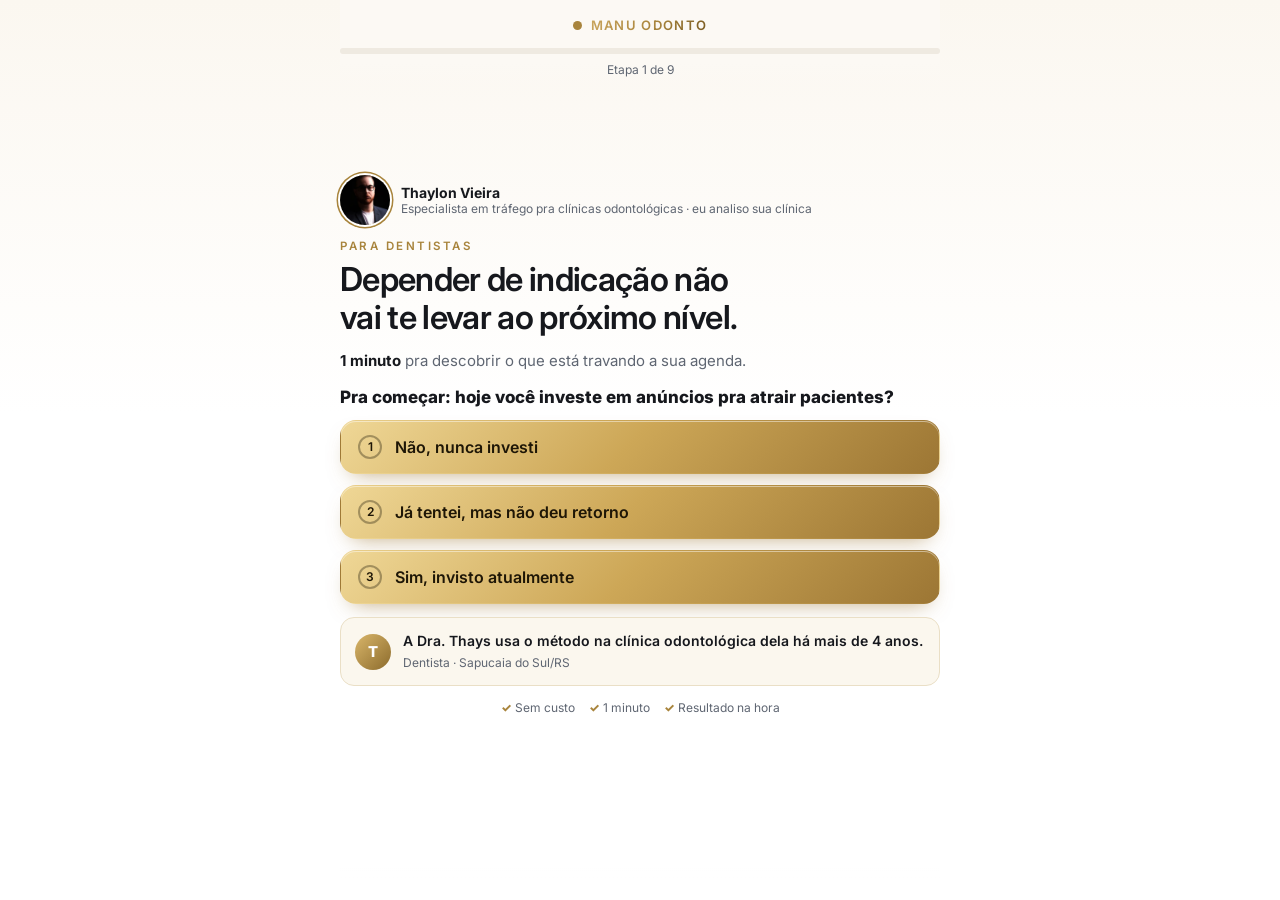
<file: funil-dentista/index.html>
<!doctype html>
<html lang="pt-BR">
<head>
<meta charset="utf-8">
<meta name="viewport" content="width=device-width,initial-scale=1,viewport-fit=cover">
<title>Mais Pacientes para sua Clínica</title>
<link rel="icon" href="data:image/svg+xml,%3Csvg xmlns='http://www.w3.org/2000/svg' viewBox='0 0 64 64'%3E%3Crect width='64' height='64' rx='14' fill='%23FFFFFF'/%3E%3Ccircle cx='32' cy='32' r='12' fill='%23A8843C'/%3E%3C/svg%3E">
<link rel="preconnect" href="https://fonts.googleapis.com">
<link rel="preconnect" href="https://fonts.gstatic.com" crossorigin>
<link rel="stylesheet" href="https://fonts.googleapis.com/css2?family=Inter:wght@400;500;600;700&display=swap">
<!-- Meta Pixel Code -->
<script>
!function(f,b,e,v,n,t,s)
{if(f.fbq)return;n=f.fbq=function(){n.callMethod?
n.callMethod.apply(n,arguments):n.queue.push(arguments)};
if(!f._fbq)f._fbq=n;n.push=n;n.loaded=!0;n.version='2.0';
n.queue=[];t=b.createElement(e);t.async=!0;
t.src=v;s=b.getElementsByTagName(e)[0];
s.parentNode.insertBefore(t,s)}(window, document,'script',
'https://connect.facebook.net/en_US/fbevents.js');
fbq('init', '1423874645797080');
fbq('track', 'PageView');
</script>
<noscript><img height="1" width="1" style="display:none"
src="https://www.facebook.com/tr?id=1423874645797080&ev=PageView&noscript=1"
/></noscript>
<!-- End Meta Pixel Code -->
<style>
:root{
  --bg:#FFFFFF; --surface:#FFFFFF; --surface2:#F7F4EE; --line:#E8E3D9;
  --fg:#16181D; --muted:#5F6672;
  --gold:#A8843C; --gold-l:#8C6A28; --gold-deep:#7A5C22; --accent-ink:#FFFFFF;
  --green:#A8843C; --green-d:#7A5C22; --btn:linear-gradient(135deg,#EFD796 0%,#CDA757 48%,#9C7634 100%); --btn-ink:#1E1606;
  --r:16px; --rs:11px; --maxw:600px;
  --disp:"Inter",-apple-system,sans-serif;
  --body:"Inter",system-ui,-apple-system,sans-serif;
  color-scheme:light;
}
*{box-sizing:border-box}
html,body{height:100%}
body{margin:0;background:linear-gradient(180deg,#FBF7F0 0%,#FFFFFF 46%) fixed;color:var(--fg);font-family:var(--body);
  font-size:16px;line-height:1.5;-webkit-font-smoothing:antialiased;
  padding-left:max(16px,env(safe-area-inset-left,0px));padding-right:max(16px,env(safe-area-inset-right,0px))}
.app{min-height:100%;display:flex;flex-direction:column;max-width:var(--maxw);margin:0 auto}
.top{position:sticky;top:env(safe-area-inset-top,0px);background:linear-gradient(#FCF9F4 70%,rgba(252,249,244,0));padding-block:16px 10px;z-index:5}
.brand{display:flex;align-items:center;gap:9px;justify-content:center;margin-bottom:12px}
.brand .dot{width:9px;height:9px;border-radius:50%;background:var(--gold)}
.brand b{font-family:var(--disp);font-weight:600;font-size:13px;letter-spacing:.1em;text-transform:uppercase;background:linear-gradient(110deg,#C9A45C 0%,#A8843C 55%,#7A5C22 100%);-webkit-background-clip:text;background-clip:text;-webkit-text-fill-color:transparent}
.bar{height:6px;border-radius:99px;background:#EFEAE1;overflow:hidden}
.bar>i{display:block;height:100%;width:0;background:linear-gradient(90deg,#D9B66A,#A8843C);border-radius:99px;transition:width .35s ease}
.stepno{margin-top:7px;font-size:12px;color:var(--muted);text-align:center}
main{flex:1;display:flex;flex-direction:column;justify-content:center;padding-block:12px calc(108px + env(safe-area-inset-bottom,0px))}
.eyebrow{font-family:var(--body);font-size:11.5px;letter-spacing:.22em;text-transform:uppercase;color:var(--gold);margin-bottom:14px;text-align:center;font-weight:600}
.intro-hero{position:relative;border-radius:var(--r);overflow:hidden;min-height:68vh;max-height:560px;display:flex;align-items:flex-end;margin:-6px 0 0}
.intro-hero img{position:absolute;inset:0;width:100%;height:100%;object-fit:cover;object-position:center 22%;z-index:0}
.intro-hero::before{content:"";position:absolute;inset:0;z-index:1;
  background:linear-gradient(180deg,rgba(10,10,11,.1) 0%,rgba(10,10,11,.5) 42%,rgba(10,10,11,.94) 82%,var(--bg) 100%)}
.intro-hero-content{position:relative;z-index:2;padding:26px 22px 28px;width:100%}
.intro-hero-content .eyebrow,.intro-hero-content h1{text-align:left}
.intro-hero-content .sub{text-align:left;margin:0 0 14px}
.intro-social{display:inline-flex;align-items:center;gap:7px;font-size:12.5px;color:var(--gold-l);font-weight:500}
.intro-social .dot2{width:5px;height:5px;border-radius:50%;background:var(--gold);flex:none}
h1{font-family:var(--disp);font-weight:600;letter-spacing:-.02em;font-size:clamp(26px,6.5vw,36px);line-height:1.15;margin:0 0 14px;text-align:center;text-wrap:balance}
.q{font-family:var(--disp);font-weight:600;letter-spacing:-.01em;font-size:clamp(21px,5vw,27px);line-height:1.2;margin:0 0 20px;text-align:center;text-wrap:balance}
.sub{color:var(--muted);text-align:center;max-width:46ch;margin:0 auto 22px;font-size:16px}
.opts{display:flex;flex-direction:column;gap:11px}
.opt{display:flex;align-items:center;gap:13px;width:100%;text-align:left;cursor:pointer;background:#fff;border:1.5px solid var(--line);color:var(--fg);border-radius:var(--r);padding:15px 17px;font:inherit;font-size:16px;font-weight:600;transition:.16s;box-shadow:0 1px 2px rgba(17,24,39,.05)}
.opt:hover{border-color:var(--green);background:#FBF7EE}
.opt .mk{flex:none;width:24px;height:24px;border-radius:50%;border:2px solid var(--line);display:grid;place-items:center;font-size:12px;color:var(--muted)}
.opt:hover .mk{border-color:var(--green);color:var(--green)}
.field{display:flex;flex-direction:column;gap:6px;margin-bottom:14px}
.field label{font-size:13.5px;color:var(--muted)}
.field input{background:#fff;border:1.5px solid var(--line);border-radius:var(--rs);padding:14px 15px;color:var(--fg);font:inherit;font-size:16px}
.field input:focus{outline:none;border-color:var(--green);box-shadow:0 0 0 3px rgba(168,132,60,.18)}
.done{text-align:center}
.done .big{width:72px;height:72px;border-radius:50%;background:rgba(201,164,92,.12);border:2px solid var(--gold);display:grid;place-items:center;margin:0 auto 18px}
.done .big::after{content:"";width:20px;height:36px;border:solid var(--gold);border-width:0 5px 5px 0;transform:rotate(45deg) translate(-2px,-4px)}
.footer{padding-block:14px calc(18px + env(safe-area-inset-bottom,0px));position:fixed;left:0;right:0;bottom:0;max-width:var(--maxw);margin:0 auto;z-index:10;background:linear-gradient(rgba(255,255,255,0),#fff 34%);
  padding-left:max(16px,env(safe-area-inset-left,0px));padding-right:max(16px,env(safe-area-inset-right,0px))}
.cta{width:100%;border:none;border-radius:999px;background:var(--btn);color:var(--btn-ink);font-weight:700;font-size:16.5px;padding:17px;cursor:pointer;transition:.15s;box-shadow:0 12px 26px -12px rgba(156,118,52,.7),inset 0 1px 0 rgba(255,255,255,.45)}
.cta:hover{filter:brightness(1.05);transform:translateY(-1px)}
.cta:disabled{opacity:.4;cursor:not-allowed;transform:none}
.back{display:block;margin:12px auto 0;background:none;border:none;color:var(--muted);font:inherit;font-size:13.5px;cursor:pointer;text-decoration:underline}
.err{color:#C2410C;font-size:13px;text-align:center;margin-top:8px;min-height:16px}
.mini-list{list-style:none;margin:0;padding:14px 16px;display:flex;flex-direction:column;gap:9px;background:var(--surface);border:1px solid var(--line);border-radius:var(--rs)}
.mini-list li{display:flex;align-items:flex-start;gap:9px;font-size:13.5px;color:var(--muted);line-height:1.4}
.mini-list svg{flex:none;width:16px;height:16px;margin-top:1px;stroke:var(--gold);fill:none;stroke-width:2;stroke-linecap:round;stroke-linejoin:round}

/* etapa final: mini landing page */
.closer-stats{display:grid;grid-template-columns:repeat(3,1fr);gap:8px;margin:0 0 18px}
.closer-stats .stat{background:var(--surface);border:1px solid var(--line);border-radius:var(--rs);padding:14px 8px;text-align:center}
.closer-stats .num{font-family:var(--disp);font-weight:300;letter-spacing:-.02em;font-size:clamp(20px,5.5vw,26px);
  background:linear-gradient(110deg,#C9A45C 0%,#A8843C 55%,#7A5C22 100%);-webkit-background-clip:text;background-clip:text;-webkit-text-fill-color:transparent}
.closer-stats .lbl{font-size:10.5px;color:var(--muted);margin-top:3px;letter-spacing:.02em;line-height:1.3}
.closer-divider{height:1px;background:var(--line);margin:18px 0}
.closer-form-title{font-size:13.5px;font-weight:600;color:var(--fg);margin:0 0 12px;text-align:center}
.closer-section-title{font-size:13px;font-weight:600;letter-spacing:.04em;text-transform:uppercase;color:var(--gold);margin:0 0 12px;text-align:center}
.closer-cards{display:grid;grid-template-columns:1fr 1fr;gap:10px}
.closer-cards .card{background:var(--surface);border:1px solid var(--line);border-radius:var(--rs);padding:14px 12px}
.closer-cards .card .n{font-family:var(--disp);font-size:11px;font-weight:700;color:var(--gold);letter-spacing:.06em;margin-bottom:6px}
.closer-cards .card h4{font-size:13px;font-weight:600;margin:0 0 4px;color:var(--fg)}
.closer-cards .card p{font-size:11.5px;color:var(--muted);line-height:1.4;margin:0}
.proof-card{background:var(--surface);border:1px solid var(--line);border-left:3px solid var(--gold);border-radius:var(--rs);padding:12px 14px;display:flex;flex-direction:column;gap:4px;margin-top:10px}
.proof-tag{display:inline-flex;align-items:center;gap:5px;font-size:10px;font-weight:700;letter-spacing:.04em;text-transform:uppercase;color:#15803D;background:rgba(34,160,107,.12);border-radius:20px;padding:3px 9px;width:fit-content}
.proof-name{font-size:12.5px;font-weight:600;color:var(--fg);margin-top:2px}
.proof-detail{font-size:12px;color:var(--muted);line-height:1.4}
.proof-foot{font-size:10.5px;color:var(--gold);margin-top:2px;letter-spacing:.02em}
.proof-shot{margin-top:10px;border-radius:var(--rs);overflow:hidden;border:1px solid var(--line)}
.proof-shot img{display:block;width:100%;height:auto}
.field.compact{margin-bottom:9px}
.field.compact label{font-size:11.5px}
.field.compact input{padding:10px 12px;font-size:14px;border-radius:9px}
.cta.compact{padding:13px;font-size:14.5px}

/* etapa de vídeo depoimento */
.depo-frame{position:relative;width:100%;max-width:260px;margin:0 auto 18px;aspect-ratio:9/16;border-radius:24px;padding:6px;
  background:linear-gradient(160deg,rgba(230,206,148,.55),rgba(201,164,92,.12) 40%,rgba(201,164,92,.4));
  box-shadow:0 30px 70px -24px rgba(201,164,92,.35)}
.depo-screen{position:relative;width:100%;height:100%;border-radius:19px;overflow:hidden;background:#000}
.depo-screen iframe{position:absolute;inset:0;width:100%;height:100%;border:0;pointer-events:none}
.depo-sound{position:absolute;left:50%;bottom:12px;transform:translateX(-50%);z-index:3;display:inline-flex;align-items:center;gap:6px;
  padding:8px 14px;border-radius:999px;border:1px solid rgba(230,206,148,.55);background:rgba(10,10,11,.72);
  backdrop-filter:blur(8px);color:#F3E2B3;font:600 12px/1 var(--body);cursor:pointer;white-space:nowrap}
.depo-sound svg{width:14px;height:14px;stroke:#E6CE94;fill:none;stroke-width:1.8}
.depo-tag{display:flex;align-items:center;gap:8px;justify-content:center;margin-top:4px;font-size:13.5px;color:var(--muted)}
.depo-tag b{color:var(--gold-l)}

/* tela 1: pergunta com gancho, especialista e prova */
.hero{display:flex;flex-direction:column;gap:13px}
.hero .eyebrow,.hero h1,.hero .sub{text-align:left;margin:0}
.hero .eyebrow{margin-bottom:-8px}
.hero h1{font-size:clamp(25px,6.6vw,33px)}
.hero .sub{max-width:none;font-size:15px}
.hero .sub b{color:var(--fg)}
.hero .q{text-align:left;font-size:17px;font-weight:800;letter-spacing:0;margin:2px 0 0}
.hero .opt{padding:14px 17px;color:var(--btn-ink);border-color:transparent;background:var(--btn);box-shadow:0 10px 22px -12px rgba(156,118,52,.7),inset 0 1px 0 rgba(255,255,255,.45)}
.hero .opt .mk{border-color:rgba(30,22,6,.35);color:var(--btn-ink)}
.hero .opt:hover{filter:brightness(1.05)}
.author{display:flex;align-items:center;gap:11px}
.author img{width:50px;height:50px;border-radius:50%;object-fit:cover;box-shadow:0 0 0 2px #fff,0 0 0 3.5px var(--gold)}
.author b{display:block;font-size:14px;font-weight:700;line-height:1.25}
.author span{display:block;font-size:12px;color:var(--muted);line-height:1.35}
.proof{display:flex;gap:12px;align-items:flex-start;padding:13px 14px;border-radius:14px;background:#FBF7EE;border:1px solid #EADFC6}
.proof .av{flex:none;width:36px;height:36px;border-radius:50%;display:grid;place-items:center;font-weight:800;font-size:15px;color:#fff;background:linear-gradient(135deg,#D9B66A,#8C6B2C)}
.proof b{display:block;font-size:14px;font-weight:600;line-height:1.4}
.proof span{display:block;font-size:12px;color:var(--muted);margin-top:3px}
.safe{display:flex;justify-content:center;gap:14px;flex-wrap:wrap;font-size:12px;color:var(--muted)}
.safe i{font-style:normal;color:var(--green);font-weight:800}
</style>
</head>
<body>
<div class="app">
  <div class="top">
    <div class="brand"><span class="dot"></span><b>Manu Odonto</b></div>
    <div class="bar"><i id="bar"></i></div>
    <div class="stepno" id="stepno"></div>
  </div>
  <main id="screen"></main>
  <div class="footer" id="footer"></div>
</div>

<script>
"use strict";
// ======= CONFIGURAR AQUI =======
var WEBHOOK_URL = "https://n8n.manuai.com.br/webhook/funil-dentista-lead";
var STEP_WEBHOOK_URL = "https://n8n.manuai.com.br/webhook/funil-dentista-step";
// ================================

var steps=[
  {type:"single",hero:{eyebrow:"Para dentistas",title:"Depender de indicação não vai te levar ao próximo nível.",
     sub:"<b>1 minuto</b> pra descobrir o que está travando a sua agenda.",
     ask:"Pra começar: hoje você investe em anúncios pra atrair pacientes?",
     autor:{foto:"assets/thaylon.webp",nome:"Thaylon Vieira",papel:"Especialista em tráfego pra clínicas odontológicas · eu analiso sua clínica"},
     prova:{texto:"A Dra. Thays usa o método na clínica odontológica dela há mais de 4 anos.",quem:"Dentista · Sapucaia do Sul/RS",inicial:"T"}},
   q:"Hoje você investe em anúncios para atrair pacientes?",
   options:["Não, nunca investi","Já tentei, mas não deu retorno","Sim, invisto atualmente"]},
  {type:"name",title:"Antes de continuar, como posso te chamar?",sub:"Sua análise sai com o seu nome.",field:"Seu primeiro nome",cta:"Continuar →"},
  {type:"single",q:"Quanto você investe por mês em anúncios?",
   options:["Até R$ 500","R$ 500 a R$ 1.500","R$ 1.500 a R$ 3.000","Acima de R$ 3.000"],
   dep:"Hoje você investe em anúncios para atrair pacientes?",
   showIf:function(){return answers["Hoje você investe em anúncios para atrair pacientes?"]==="Sim, invisto atualmente";}},
  {type:"single",q:"Quanto sua clínica fatura por mês hoje?",
   options:["Até R$ 20 mil","R$ 20 a 50 mil","R$ 50 a 100 mil","Acima de R$ 100 mil"]},
  {type:"single",q:"Qual sua maior dificuldade hoje?",
   options:["Agenda vazia em horários específicos","Pacientes de baixo ticket","Dependência de indicação","Falta de tempo pra cuidar de marketing"]},
  {type:"single",q:"Quando você quer começar a atrair mais pacientes?",
   options:["Ainda este mês","Nos próximos 2 meses","Só estou pesquisando"]},
  {type:"video",eyebrow:"Depoimento",title:"Veja quem já aplicou esse método",
   sub:"Clínica odontológica do Rio Grande do Sul, Dra. Thays.",yt:"VFz4CQwzpHQ",cta:"Continuar →"},
  {type:"form",eyebrow:"Chega de agenda vazia",title:"Uma estrutura completa pra transformar lead em paciente",
   sub:"Anúncios validados, atendimento automático e nenhuma oportunidade perdida.",
   stats:[{num:"24/7",lbl:"Atendimento, sem pausa"},{num:"7+",lbl:"Anos de método validado"},{num:"100%",lbl:"Follow-up automático"}],
   highlights:["Anúncios com estrutura validada em clínicas odontológicas","Agente de IA respondendo e qualificando seus leads","Nenhum lead esquecido, sem fila de espera"],
   cardsTitle:"O que vamos implementar",
   cards:[
     {n:"01",title:"Anúncios validados",text:"Campanhas com estrutura testada há mais de 7 anos em clínicas odonto."},
     {n:"02",title:"Agente de IA 24/7",text:"Atende e qualifica seus leads a qualquer hora do dia."},
     {n:"03",title:"Plataforma de gestão",text:"Leads com follow-up automático, sem precisar lembrar de ninguém."},
     {n:"04",title:"Equipe treinada",text:"Metodologia própria pra extrair o máximo de cada oportunidade."}
   ],
   proof:{tag:"Ganho",name:"M. M.",detail:"Fechamento: protocolo protese em porcelana, entrada de R$ 4.000 + 12x de R$ 1.083",valueLabel:"Negociação conduzida direto pelo WhatsApp, via Manu.ia",shot:"assets/prova-social.png"},
   formTitle:"Pra onde enviamos sua análise gratuita?",
   fields:[{k:"whatsapp",label:"WhatsApp (com DDD)"},{k:"cidade",label:"Cidade / Estado"}],
   cta:"Quero minha análise gratuita"},
  {type:"thanks",title:"Recebemos seus dados",sub:"Nossa equipe vai te chamar no WhatsApp em até 1 dia útil com a análise da sua clínica."}
];

var idx=0, answers={};
var $=function(s){return document.querySelector(s)};
function esc(s){return String(s==null?"":s).replace(/[&<>"]/g,function(c){return{"&":"&amp;","<":"&lt;",">":"&gt;",'"':"&quot;"}[c]})}

function sessionId(){
  try{
    var k="funil_sid", v=sessionStorage.getItem(k);
    if(!v){ v=Date.now().toString(36)+Math.random().toString(36).slice(2,10); sessionStorage.setItem(k,v); }
    return v;
  }catch(e){ return "nosess-"+Date.now(); }
}
function trackStep(s){
  try{
    fetch(STEP_WEBHOOK_URL,{
      method:"POST",
      headers:{"Content-Type":"application/json"},
      body:JSON.stringify({session_id:sessionId(),step_index:idx,step_total:steps.length,step_label:(s.q||s.title||s.type),step_type:s.type,origem:"funil-dentista",respostas_ate_aqui:JSON.stringify(answers)})
    }).catch(function(){});
  }catch(e){}
}

function render(){
  var s=steps[idx];
  var vis=steps.filter(function(st){return visible(st)||(st.dep&&answers[st.dep]===undefined);}), vpos=vis.indexOf(s);
  $("#bar").style.width=(vpos/(vis.length-1)*100)+"%";
  $("#stepno").textContent="Etapa "+(vpos+1)+" de "+vis.length;
  var scr=$("#screen"), ft=$("#footer"); scr.innerHTML=""; ft.innerHTML="";
  trackStep(s);
  if(s.type==="name"){
    scr.innerHTML='<div class="q">'+esc(s.title)+'</div><p class="sub">'+esc(s.sub)+'</p>'+
      '<div class="field"><input id="f_intro_nome" type="text" autocomplete="given-name" placeholder="'+esc(s.field)+'" aria-label="'+esc(s.field)+'" value="'+esc(answers.nome||"")+'"></div>'+
      '<div class="err" id="errname"></div>';
    var go=function(){
      var v=$("#f_intro_nome").value.trim();
      if(v.length<2){$("#errname").textContent="Digite seu nome pra continuar.";return;}
      answers.nome=v; next();
    };
    $("#f_intro_nome").addEventListener("keydown",function(e){if(e.key==="Enter")go();});
    ft.appendChild(mkCta(s.cta,go)); ft.appendChild(mkBack());
    setTimeout(function(){ var i=$("#f_intro_nome"); if(i) i.focus(); },250);
  }else if(s.type==="intro"){
    var introHtml='';
    if(s.hero){
      introHtml+='<div class="intro-hero"><picture>'+
        '<source srcset="'+esc(s.hero.replace(/\.jpg$/,".webp"))+'" type="image/webp">'+
        '<img src="'+esc(s.hero)+'" alt="" width="1000" height="666" loading="eager" fetchpriority="high">'+
        '</picture><div class="intro-hero-content">'+
        '<div class="eyebrow">'+esc(s.eyebrow)+'</div><h1>'+esc(s.title)+'</h1><p class="sub">'+esc(s.sub)+'</p>'+
        (s.social?'<div class="intro-social"><span class="dot2"></span>'+esc(s.social)+'</div>':'')+
        '</div></div>';
    }else{
      introHtml='<div class="eyebrow">'+esc(s.eyebrow)+'</div><h1>'+esc(s.title)+'</h1><p class="sub">'+esc(s.sub)+'</p>';
    }
    scr.innerHTML=introHtml;
    ft.appendChild(mkCta(s.cta,next));
  }else if(s.type==="single"){
    var H=s.hero, h='';
    if(H){
      h+='<div class="hero"><div class="author"><img src="'+esc(H.autor.foto)+'" alt="'+esc(H.autor.nome)+'" width="50" height="50"><div><b>'+esc(H.autor.nome)+'</b><span>'+esc(H.autor.papel)+'</span></div></div>'+
        '<div class="eyebrow">'+esc(H.eyebrow)+'</div><h1>'+esc(H.title)+'</h1><p class="sub">'+H.sub+'</p>'+
        '<div class="q">'+esc(H.ask)+'</div><div class="opts">';
    } else h+='<div class="q">'+esc(s.q)+'</div><div class="opts">';
    s.options.forEach(function(o,i){h+='<button class="opt" data-i="'+i+'"><span class="mk">'+(i+1)+'</span>'+esc(o)+'</button>';});
    h+='</div>';
    if(H) h+='<div class="proof"><span class="av">'+esc(H.prova.inicial)+'</span><div><b>'+esc(H.prova.texto)+'</b><span>'+esc(H.prova.quem)+'</span></div></div>'+
      '<div class="safe"><span><i>✓</i> Sem custo</span><span><i>✓</i> 1 minuto</span><span><i>✓</i> Resultado na hora</span></div></div>';
    scr.innerHTML=h;
    scr.querySelectorAll(".opt").forEach(function(b){b.onclick=function(){answers[s.q]=s.options[b.dataset.i];setTimeout(next,150);};});
    if(idx>0) ft.appendChild(mkBack());
  }else if(s.type==="video"){
    scr.innerHTML='<div class="eyebrow">'+esc(s.eyebrow)+'</div><div class="q">'+esc(s.title)+'</div><p class="sub">'+esc(s.sub)+'</p>'+
      '<div class="depo-frame"><div class="depo-screen" id="depoScreen" data-yt="'+esc(s.yt)+'">'+
      '<button type="button" class="depo-sound" id="depoSound"><svg viewBox="0 0 24 24"><polygon points="11 5 6 9 2 9 2 15 6 15 11 19 11 5"/><line x1="23" y1="9" x2="17" y2="15"/><line x1="17" y1="9" x2="23" y2="15"/></svg><span>Ativar som</span></button>'+
      '</div></div>';
    ft.appendChild(mkCta(s.cta,next)); ft.appendChild(mkBack());
    loadDepo(s.yt);
  }else if(s.type==="form"){
    var f='<div class="eyebrow">'+esc(s.eyebrow||"")+'</div><div class="q">'+esc(s.title)+'</div><p class="sub">'+esc(s.sub)+'</p>';
    if(s.stats&&s.stats.length){
      f+='<div class="closer-stats">';
      s.stats.forEach(function(st){f+='<div class="stat"><div class="num">'+esc(st.num)+'</div><div class="lbl">'+esc(st.lbl)+'</div></div>';});
      f+='</div>';
    }
    if(s.highlights&&s.highlights.length){
      f+='<ul class="mini-list">';
      s.highlights.forEach(function(h){f+='<li><svg viewBox="0 0 24 24"><path d="M22 11.08V12a10 10 0 1 1-5.93-9.14"/><polyline points="22 4 12 14.01 9 11.01"/></svg>'+esc(h)+'</li>';});
      f+='</ul>';
    }
    f+='<div class="closer-divider"></div>';
    if(s.formTitle) f+='<div class="closer-form-title">'+esc(s.formTitle)+'</div>';
    f+=fieldsHtml(s.fields,false);
    f+='<div class="err" id="errmsg"></div>';
    f+='<button type="button" class="cta" id="ctaMain">'+esc(s.cta)+'</button>';
    if(s.cards&&s.cards.length){
      f+='<div class="closer-divider"></div>';
      if(s.cardsTitle) f+='<div class="closer-section-title">'+esc(s.cardsTitle)+'</div>';
      f+='<div class="closer-cards">';
      s.cards.forEach(function(c){f+='<div class="card"><div class="n">'+esc(c.n)+'</div><h4>'+esc(c.title)+'</h4><p>'+esc(c.text)+'</p></div>';});
      f+='</div>';
      if(s.proof){
        f+='<div class="proof-card"><span class="proof-tag">● '+esc(s.proof.tag)+'</span><div class="proof-name">'+esc(s.proof.name)+'</div><div class="proof-detail">'+esc(s.proof.detail)+'</div><div class="proof-foot">'+esc(s.proof.valueLabel)+'</div>'+
          (s.proof.shot?'<div class="proof-shot"><img src="'+esc(s.proof.shot)+'" alt="Negociação fechada"></div>':'')+
          '</div>';
      }
      f+='<div class="closer-divider"></div>';
      f+='<div class="closer-form-title">'+esc(s.cta)+'</div>';
      f+=fieldsHtml(s.fields,true);
      f+='<div class="err" id="errmsg2"></div>';
      f+='<button type="button" class="cta compact" id="ctaCompact">'+esc(s.cta)+'</button>';
    }
    scr.innerHTML=f;
    bindFieldSync();
    var ctaMain=$("#ctaMain"); if(ctaMain) ctaMain.onclick=submitLead;
    var ctaCompact=$("#ctaCompact"); if(ctaCompact) ctaCompact.onclick=submitLead;
    var btn=mkCta("Preencher formulário",scrollToForm);
    ft.appendChild(btn); ft.appendChild(mkBack());
  }else if(s.type==="thanks"){
    scr.innerHTML='<div class="done"><div class="big"></div><h1>'+esc(s.title)+'</h1><p class="sub">'+esc(s.sub)+'</p></div>';
  }
  window.scrollTo(0,0);
}
function scrollToForm(){
  var el=$("#f_whatsapp")||$("#f_nome"); if(el){ el.scrollIntoView({behavior:"smooth",block:"center"}); setTimeout(function(){el.focus();},350); }
}
function mkCta(label,fn){var b=document.createElement("button");b.className="cta";b.textContent=label;b.onclick=fn;return b;}
function mkBack(){var b=document.createElement("button");b.className="back";b.textContent="← Voltar";b.onclick=prev;return b;}
function visible(st){return !st.showIf||st.showIf();}
function next(){var i=idx+1;while(i<steps.length&&!visible(steps[i]))i++;if(i<steps.length){idx=i;render();}}
function prev(){var i=idx-1;while(i>0&&!visible(steps[i]))i--;if(i>=0){idx=i;render();}}

function fieldsHtml(fields,compact){
  var cls=compact?"field compact":"field", pre=compact?"fc_":"f_", h="";
  fields.forEach(function(fd){
    h+='<div class="'+cls+'"><label for="'+pre+fd.k+'">'+esc(fd.label)+'</label><input id="'+pre+fd.k+'" data-field="'+fd.k+'" type="'+(fd.k==="whatsapp"?"tel":"text")+'" autocomplete="off"></div>';
  });
  return h;
}
function bindFieldSync(){
  document.querySelectorAll("#screen [data-field]").forEach(function(inp){
    inp.addEventListener("input",function(){
      var k=inp.dataset.field, v=inp.value;
      document.querySelectorAll('#screen [data-field="'+k+'"]').forEach(function(other){ if(other!==inp) other.value=v; });
    });
  });
}

// identificadores da Meta pra API de Conversões (atribuição melhor + deduplicação com o pixel)
function cookie(n){ try{ var m = document.cookie.match(new RegExp("(?:^|; )"+n+"=([^;]*)")); return m ? decodeURIComponent(m[1]) : ""; }catch(e){ return ""; } }
function metaIds(){
  var fbc = cookie("_fbc");
  if(!fbc){ var m = (location.search||"").match(/[?&]fbclid=([^&#]+)/); if(m) fbc = "fb.1."+Date.now()+"."+m[1]; }
  return { fbp: cookie("_fbp"), fbc: fbc };
}
function submitLead(){
  var s=steps[idx], lead={}, ok=true;
  s.fields.forEach(function(fd){var v=$("#f_"+fd.k).value.trim();lead[fd.k]=v;if(!v)ok=false;});
  var errEl=$("#errmsg"), errEl2=$("#errmsg2");
  function setErr(msg){ if(errEl) errEl.textContent=msg; if(errEl2) errEl2.textContent=msg; }
  if(!ok){setErr("Preencha todos os campos.");return;}
  if(lead.whatsapp.replace(/\D/g,"").length<10){setErr("WhatsApp inválido.");return;}
  setErr("");
  var btns=document.querySelectorAll(".cta");
  btns.forEach(function(b){b.disabled=true;b.textContent="Enviando...";});
  if(!lead.nome&&answers.nome) lead.nome=answers.nome;
  lead.answers=answers;
  lead.session_id=sessionId();
  var mi=metaIds(); lead.event_id="lead-"+lead.session_id; lead.fbp=mi.fbp; lead.fbc=mi.fbc;
  lead.page_url=location.origin+location.pathname+location.search; lead.user_agent=navigator.userAgent; lead.event_time=Math.floor(Date.now()/1000);
  fetch(WEBHOOK_URL,{
    method:"POST",
    headers:{"Content-Type":"application/json"},
    body:JSON.stringify(lead)
  }).then(function(){ if(typeof fbq==="function") fbq("track","Lead",{},{eventID:lead.event_id}); next(); })
    .catch(function(){ setErr("Erro ao enviar. Tente novamente."); btns.forEach(function(b){b.disabled=false;b.textContent=s.cta;}); });
}

function loadDepo(id){
  var box=$("#depoScreen"); if(!box) return;
  var ifr=document.createElement("iframe");
  ifr.src="https://www.youtube-nocookie.com/embed/"+id+"?autoplay=1&mute=1&loop=1&playlist="+id+"&controls=0&disablekb=1&fs=0&modestbranding=1&rel=0&playsinline=1&iv_load_policy=3&enablejsapi=1";
  ifr.title="Depoimento"; ifr.setAttribute("tabindex","-1"); ifr.allow="autoplay; encrypted-media";
  box.insertBefore(ifr, box.querySelector(".depo-sound"));
  var sb=$("#depoSound"), on=false;
  function cmd(f){ if(ifr.contentWindow) ifr.contentWindow.postMessage(JSON.stringify({event:"command",func:f,args:[]}),"*"); }
  var icOn='<svg viewBox="0 0 24 24"><polygon points="11 5 6 9 2 9 2 15 6 15 11 19 11 5"/><path d="M15.5 8.5a5 5 0 0 1 0 7"/><path d="M19 5a10 10 0 0 1 0 14"/></svg><span>Som ativado</span>';
  var icOff=sb.innerHTML;
  sb.onclick=function(){
    on=!on;
    if(on){ cmd("unMute"); cmd("playVideo"); sb.innerHTML=icOn; }
    else { cmd("mute"); sb.innerHTML=icOff; }
  };
}

render();
</script>
</body>
</html>
</file>
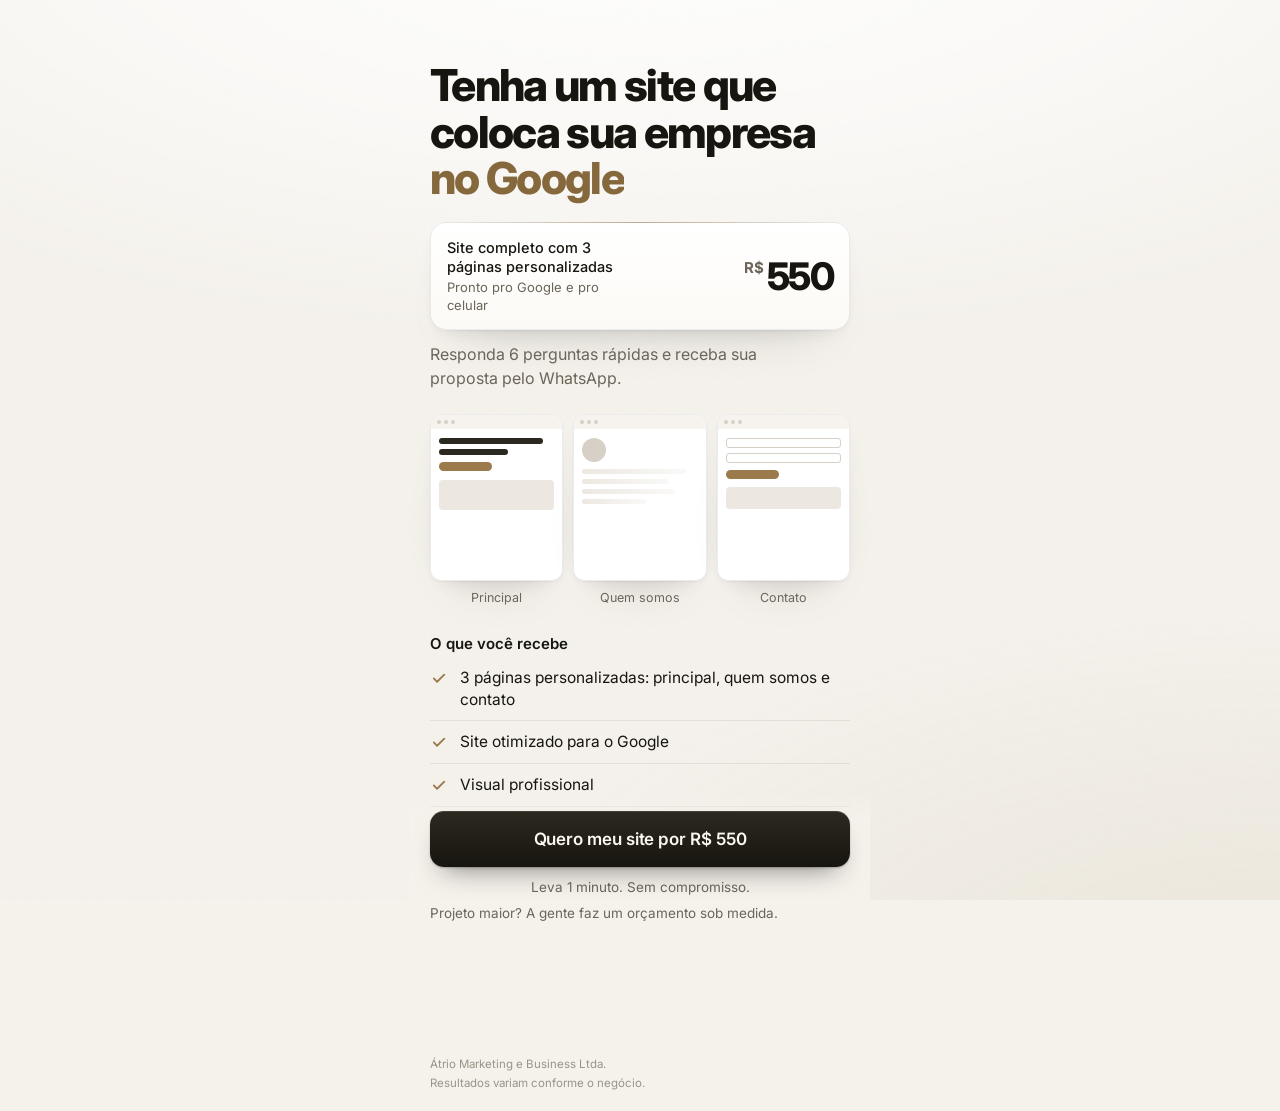
<file: quiz-site/index.html>
<!doctype html>
<html lang="pt-BR">
<head>
<meta charset="utf-8">
<meta name="viewport" content="width=device-width,initial-scale=1,viewport-fit=cover">
<title>Site profissional para sua empresa</title>
<meta name="description" content="Site com 3 páginas, otimizado para o Google e para o celular.">
<meta name="theme-color" content="#F5F2EC">
<meta name="robots" content="noindex">
<link rel="preconnect" href="https://fonts.googleapis.com">
<link rel="preconnect" href="https://fonts.gstatic.com" crossorigin>
<link href="https://fonts.googleapis.com/css2?family=Inter:wght@400;500;600;700;800&display=swap" rel="stylesheet">
<style>
:root{
  --bg:#F5F2EC; --surface:#FFFFFF; --surface2:#FBF9F5; --line:rgba(28,24,18,.08); --line2:rgba(28,24,18,.16);
  --txt:#17150F; --mut:#6B655A; --dim:#9A9387;
  --acc:#9B7A4C; --acc-d:#86683D; --acc-t:rgba(155,122,76,.07); --wa:#9B7A4C;
  --paper:#FFFFFF; --paper2:#F6F3EE; --sk:#ECE8E1; --sk2:#D6D0C6; --ink:#17150F;
  --sans:'Inter',system-ui,-apple-system,'Segoe UI',sans-serif;
  --shadow:inset 0 1px 0 rgba(255,255,255,.9),0 1px 2px rgba(28,24,18,.05),0 10px 24px -14px rgba(28,24,18,.16),0 28px 56px -36px rgba(28,24,18,.22);
  --ease:cubic-bezier(.2,.75,.2,1);
}
*{box-sizing:border-box;margin:0;padding:0}
html{-webkit-text-size-adjust:100%}
body{background:var(--bg);color:var(--txt);font:400 16px/1.5 var(--sans);-webkit-font-smoothing:antialiased;-webkit-tap-highlight-color:transparent;min-height:100vh;min-height:100dvh;overflow-x:hidden}
button{font:inherit;color:inherit}

/* fundo limpo: sem luz/arco/grão */
.amb{position:fixed;inset:0;z-index:0;pointer-events:none;overflow:hidden;
  background:radial-gradient(120% 70% at 50% -10%,#FFFFFF 0%,rgba(255,255,255,.55) 38%,rgba(255,255,255,0) 70%),
             radial-gradient(90% 60% at 100% 110%,rgba(155,122,76,.10),transparent 70%)}
.arc{display:none}
.grain{position:absolute;inset:0;opacity:.035;mix-blend-mode:multiply;background-image:url("data:image/svg+xml;utf8,<svg xmlns='http://www.w3.org/2000/svg' width='160' height='160'><filter id='n'><feTurbulence type='fractalNoise' baseFrequency='.9' numOctaves='2' stitchTiles='stitch'/></filter><rect width='100%' height='100%' filter='url(%23n)'/></svg>")}

#app{position:relative;z-index:1;max-width:460px;margin:0 auto;min-height:100vh;min-height:100dvh;display:flex;flex-direction:column;padding:14px 20px calc(18px + env(safe-area-inset-bottom))}

/* topo: voltar + progresso (só nas perguntas) */
.top{display:flex;align-items:center;gap:14px;height:40px;margin-bottom:14px}
.no-top .top{display:none}
.back{width:40px;height:40px;margin-left:-10px;border:0;background:none;border-radius:10px;display:grid;place-items:center;cursor:pointer;color:var(--mut);transition:color .15s}
.back:hover{color:var(--txt)}
.back svg{width:22px;height:22px;stroke:currentColor;fill:none;stroke-width:1.8;stroke-linecap:round;stroke-linejoin:round}
.prog{flex:1;display:grid;grid-template-columns:repeat(6,1fr);gap:4px}
.prog i{height:4px;border-radius:2px;background:var(--line);position:relative;overflow:hidden}
.prog i::after{content:"";position:absolute;inset:0;background:var(--txt);transform:scaleX(0);transform-origin:0 50%;transition:transform .6s var(--ease)}
.prog i.on::after{transform:scaleX(1)}
.prog i.cur::after{background:var(--acc)}
.prog i{background:rgba(28,24,18,.09)}

main{flex:1;display:flex;flex-direction:column}
.screen{flex:1;display:flex;flex-direction:column}

/* tipografia */
h1{font:800 37px/1.06 var(--sans);letter-spacing:-.038em;max-width:15ch;color:var(--txt)}
h2{font:700 28px/1.14 var(--sans);letter-spacing:-.025em;max-width:17ch}
h1 em,h2 em{font-style:normal;color:var(--acc-d)}
h3{font:600 15px/1.3 var(--sans);color:var(--txt)}
.lead{color:var(--mut);font-size:16px;line-height:1.5;margin-top:12px;max-width:36ch}

/* entradas: palavra por palavra e revelação suave */
.wd{display:inline-block;overflow:hidden;vertical-align:bottom;padding-bottom:.12em;margin-bottom:-.12em}
.wd>span{display:inline-block;transform:translateY(112%);animation:wd .8s var(--ease) forwards;animation-delay:calc(var(--i)*45ms + 60ms)}
@keyframes wd{to{transform:none}}
.rv{opacity:0;transform:translateY(12px);animation:rv .7s var(--ease) forwards;animation-delay:var(--d,0s)}
@keyframes rv{to{opacity:1;transform:none}}

/* oferta: as 3 páginas */
.offer{padding-top:22px}
.tri{display:grid;grid-template-columns:repeat(3,1fr);gap:10px;margin-top:24px}
.tp{margin:0}
.tp-frame{aspect-ratio:4/5;background:var(--paper);border:1px solid var(--line);border-radius:11px;overflow:hidden;box-shadow:var(--shadow);animation:float 6.5s ease-in-out infinite}
.tp:nth-child(2) .tp-frame{animation-delay:-2.1s}
.tp:nth-child(3) .tp-frame{animation-delay:-4.2s}
@keyframes float{0%,100%{transform:translateY(0)}50%{transform:translateY(-4px)}}
.tp-top{display:flex;gap:3px;padding:5px 6px;background:var(--paper2)}
.tp-top i{width:4px;height:4px;border-radius:50%;background:var(--sk2)}
.tp-in{padding:9px 8px;display:flex;flex-direction:column;gap:5px}
.tp-in .sk{margin:0;height:5px}
.sk.dk{background:#2B2820;height:6px}
.t-btn{width:46%;height:9px;border-radius:5px;background:var(--wa);margin-top:2px}
.t-img{height:30px;border-radius:4px;background:var(--sk);margin-top:4px}
.t-ava{width:24px;height:24px;border-radius:50%;background:var(--sk2);margin-bottom:2px}
.t-field{height:10px;border-radius:3px;border:1px solid var(--sk2);background:#fff}
.t-map{height:22px;border-radius:4px;background:var(--sk);margin-top:3px}
.tp figcaption{font-size:12.5px;color:var(--mut);margin-top:8px;text-align:center}

/* preço — o mesmo valor do anúncio, visível logo na 1ª tela */
.px{position:relative;display:flex;align-items:center;justify-content:space-between;gap:14px;margin-top:20px;padding:15px 16px;
  background:linear-gradient(180deg,#FFFFFF,#FCFAF6);border:1px solid var(--line);border-radius:16px;box-shadow:var(--shadow)}
.px::before{content:"";position:absolute;left:16px;right:16px;top:-1px;height:1px;background:linear-gradient(90deg,transparent,rgba(155,122,76,.55),transparent)}
.px-l{font-size:14.5px;font-weight:500;line-height:1.35;color:var(--txt);max-width:20ch}
.px-l span{display:block;color:var(--mut);font-weight:400;font-size:13px;margin-top:2px}
.px-v{flex:none;font:800 38px/1 var(--sans);color:var(--txt);letter-spacing:-.04em;white-space:nowrap}
.px-v small{font:700 15px var(--sans);letter-spacing:0;margin-right:3px;vertical-align:1.15em;color:var(--mut)}
.more{color:var(--mut);font-size:13.5px;margin-top:12px}

.inc{margin-top:26px}
.inc ul{list-style:none;margin-top:4px}
.inc li{display:flex;gap:12px;align-items:flex-start;padding:10px 0;border-top:1px solid var(--line);font-size:15.5px;line-height:1.4}
.inc li:first-child{border-top:0}
.inc svg{width:18px;height:18px;flex:none;margin-top:2px;stroke:var(--acc);fill:none;stroke-width:2.4;stroke-linecap:round;stroke-linejoin:round}

/* ação fixa no rodapé da tela */
.cta{position:sticky;bottom:0;margin:auto -20px 0;padding:18px 20px 2px;background:linear-gradient(to top,var(--bg) 72%,rgba(245,242,236,0))}
.btn{position:relative;overflow:hidden;display:flex;align-items:center;justify-content:center;gap:10px;width:100%;height:56px;border:0;border-radius:14px;
  background:linear-gradient(180deg,#2C2920,#17150F);color:#FBF8F2;font:600 17px var(--sans);letter-spacing:-.005em;cursor:pointer;text-decoration:none;
  box-shadow:inset 0 1px 0 rgba(255,255,255,.12),0 1px 2px rgba(28,24,18,.25),0 14px 28px -14px rgba(28,24,18,.6);transition:box-shadow .3s,transform .15s,filter .2s}
.btn::before{content:"";position:absolute;top:0;left:-60%;width:40%;height:100%;background:linear-gradient(100deg,transparent,rgba(214,186,140,.22),transparent);transform:skewX(-20deg);animation:shine 5.5s ease-in-out 1.4s infinite}
@keyframes shine{0%{left:-60%}22%,100%{left:130%}}
.btn:hover{filter:brightness(1.08)}
.btn:active{transform:scale(.985)}
.btn[disabled]{opacity:.55;cursor:default}
.btn svg{width:20px;height:20px;stroke:currentColor;fill:none;stroke-width:2;stroke-linecap:round;stroke-linejoin:round}

.pulse{animation:pulse 3.2s ease-in-out infinite}
@keyframes pulse{0%,100%{box-shadow:inset 0 1px 0 rgba(255,255,255,.12),0 1px 2px rgba(28,24,18,.25),0 14px 28px -14px rgba(28,24,18,.6)}50%{box-shadow:inset 0 1px 0 rgba(255,255,255,.12),0 1px 2px rgba(28,24,18,.25),0 18px 36px -12px rgba(28,24,18,.62)}}
.note{color:var(--mut);font-size:13.5px;text-align:center;margin-top:10px}
.btn:focus-visible,.opt:focus-visible,.back:focus-visible{outline:2px solid var(--acc);outline-offset:3px}

/* prévia do site do lead */
.pv{position:relative;background:var(--paper);border:1px solid var(--line);border-radius:14px;overflow:hidden;color:var(--ink);box-shadow:var(--shadow)}
.pv-bar{display:flex;align-items:center;gap:5px;height:24px;padding:0 10px;background:var(--paper2)}
.pv-bar i{width:6px;height:6px;border-radius:50%;background:var(--sk2)}
.pv-url{margin-left:8px;font-size:10.5px;line-height:1;color:#6B655A;background:var(--paper);border-radius:5px;padding:4px 8px}
.pv-ad{margin-left:auto;font-size:10px;font-weight:600;color:var(--acc-d)}
.pv-body{padding:10px 12px 12px}
.pv-nav{display:flex;align-items:center;gap:10px;font-size:9.5px;font-weight:500;color:#6B655A}
.pv-logo{width:18px;height:18px;border-radius:5px;border:1.5px dashed var(--sk2);margin-right:auto;position:relative}
.pv-logo.on{border:0;background:var(--txt)}
.pv-logo.on::after{content:"";position:absolute;inset:5px;border-radius:50%;background:#D6BA8C}
.pv-hero{display:flex;align-items:flex-end;justify-content:space-between;gap:12px;margin-top:10px}
.pv-copy{min-width:0;flex:1}
.pv-hl{font:700 16px/1.18 var(--sans);letter-spacing:-.02em;color:var(--ink);max-width:22ch}
.sk{display:block;height:7px;border-radius:4px;background:var(--sk);margin-top:6px;background-image:linear-gradient(90deg,transparent,rgba(255,255,255,.75),transparent);background-size:200% 100%;background-repeat:no-repeat;animation:skel 2.4s ease-in-out infinite}
@keyframes skel{0%{background-position:-150% 0}60%,100%{background-position:250% 0}}
.w90{width:90%}.w80{width:80%}.w75{width:75%}.w60{width:60%}.w55{width:55%}
.pv-g{display:inline-flex;align-items:center;gap:4px;margin-top:7px;font-size:10px;font-weight:600;color:var(--acc-d)}
.pv-g svg{width:10px;height:10px;stroke:currentColor;fill:none;stroke-width:2.6}
.pv-wa{flex:none;display:inline-flex;align-items:center;gap:5px;height:24px;padding:0 10px;border-radius:12px;background:var(--sk);color:#9A9387;font-size:10px;font-weight:600}
.pv-wa svg{width:11px;height:11px;stroke:currentColor;fill:none;stroke-width:2.4}
.pv-wa.on{background:var(--txt);color:#FBF8F2}
.pv-cap{font-size:12.5px;color:var(--dim);margin-top:8px}
.pv-big .pv-bar{height:28px}
.pv-big .pv-body{padding:14px 16px 16px}
.pv-big .pv-nav{font-size:11px;gap:12px}
.pv-big .pv-logo{width:22px;height:22px}
.pv-big .pv-logo.on::after{inset:6px}
.pv-big .pv-hl{font-size:21px}
.pv-big .pv-g{font-size:11px}
.pv-big .pv-wa{height:28px;font-size:11px;padding:0 12px}
.fresh{animation:fresh .7s var(--ease) .35s both}
.pv-wa.fresh,.pv-logo.fresh{animation:fresh .7s var(--ease) .35s both,ping 1.4s ease-out 1s 1}
@keyframes fresh{from{opacity:0;transform:translateY(5px)}to{opacity:1;transform:none}}
@keyframes ping{0%{box-shadow:0 0 0 0 rgba(155,122,76,.45)}100%{box-shadow:0 0 0 10px rgba(155,122,76,0)}}
.assemble .pv-logo,.assemble .pv-hl,.assemble .pv-g,.assemble .pv-wa,.assemble .pv-ad{animation:fresh .6s var(--ease) both}
.assemble .pv-logo{animation-delay:.2s}.assemble .pv-hl{animation-delay:.5s}.assemble .pv-g{animation-delay:.85s}
.assemble .pv-wa{animation-delay:1.15s}.assemble .pv-ad{animation-delay:1.35s}
.scan{position:absolute;left:0;right:0;top:0;height:40%;background:linear-gradient(180deg,transparent,rgba(155,122,76,.10),transparent);animation:scan 1.6s ease-in-out infinite;pointer-events:none}
@keyframes scan{0%{transform:translateY(-100%)}100%{transform:translateY(260%)}}

/* perguntas */
.ask{margin-top:24px}
.opts{display:grid;gap:8px;margin-top:22px}
.opt{display:flex;align-items:center;justify-content:space-between;gap:14px;width:100%;min-height:54px;padding:13px 16px;border:1px solid var(--line);border-radius:13px;background:var(--surface);font:500 16px/1.3 var(--sans);text-align:left;cursor:pointer;box-shadow:inset 0 1px 0 #fff,0 1px 2px rgba(28,24,18,.05),0 6px 16px -12px rgba(28,24,18,.18);transition:border-color .2s,background .2s,box-shadow .3s}
.opt::after{content:"";width:18px;height:18px;border-radius:50%;border:1.5px solid var(--line2);flex:none;transition:background .2s,border-color .2s,transform .3s var(--ease)}
@media (hover:hover){.opt:hover{border-color:var(--line2);background:var(--surface2)}}
.opt.sel{border-color:var(--acc);background:#FFFDF9;box-shadow:0 0 0 3px rgba(155,122,76,.12),0 10px 24px -14px rgba(155,122,76,.45)}
.opt.sel::after{border-color:var(--acc);background:var(--acc);box-shadow:inset 0 0 0 3px #fff;transform:scale(1.12)}

.field{margin-top:22px}
.field input{width:100%;height:58px;padding:0 16px;border:1px solid var(--line2);border-radius:13px;background:var(--surface);box-shadow:inset 0 1px 2px rgba(28,24,18,.05);color:var(--txt);font:500 19px var(--sans);outline:0;transition:border-color .2s,box-shadow .3s}
.field input:focus{border-color:var(--acc);box-shadow:0 0 0 3px rgba(155,122,76,.14)}
.field input::placeholder{color:var(--dim)}
.err{color:#D93025;font-size:14px;min-height:20px;margin-top:8px}
.fine{color:var(--dim);font-size:13.5px;margin-top:12px}
.field .btn{margin-top:6px}

/* carregando e resultado */
.loading{flex:1;display:flex;flex-direction:column;justify-content:center}
.loading .pv{margin-top:26px}
.result{padding-top:22px}
.ok{width:46px;height:46px;margin-bottom:18px}
.ok circle{fill:none;stroke:var(--acc);stroke-width:1.6;stroke-dasharray:151;stroke-dashoffset:151;animation:draw .9s var(--ease) .1s forwards}
.ok path{fill:none;stroke:var(--acc);stroke-width:2.2;stroke-linecap:round;stroke-linejoin:round;stroke-dasharray:30;stroke-dashoffset:30;animation:draw .5s var(--ease) .75s forwards}
@keyframes draw{to{stroke-dashoffset:0}}
.result .pv{margin-top:24px}
.next{margin-top:26px}
.next ol{list-style:none;counter-reset:n;margin-top:4px}
.next li{counter-increment:n;display:flex;gap:12px;align-items:center;padding:11px 0;border-top:1px solid var(--line);font-size:15.5px;line-height:1.35}
.next li:first-child{border-top:0}
.next li::before{content:counter(n);width:26px;height:26px;border-radius:50%;background:var(--txt);color:#E9D9BC;font-size:13px;font-weight:600;display:grid;place-items:center;flex:none}

footer{margin-top:26px;font-size:11.5px;line-height:1.55;color:var(--dim)}
footer p+p{margin-top:2px}

@media (min-width:600px){
  #app{padding-top:40px}
  h1{font-size:44px}
}
@media (prefers-reduced-motion:reduce){
  *,*::before,*::after{animation:none!important;transition:none!important}
  .wd>span,.rv{transform:none;opacity:1;filter:none}
  .ok circle,.ok path{stroke-dashoffset:0}
}
</style>
</head>
<body>
<div class="amb" id="amb" aria-hidden="true"><div class="arc"></div><div class="grain"></div></div>
<div id="app" class="no-top">
  <div class="top">
    <button class="back" id="back" type="button" aria-label="Voltar"><svg viewBox="0 0 24 24"><path d="M15 5l-7 7 7 7"/></svg></button>
    <div class="prog" id="prog" role="progressbar" aria-valuemin="1" aria-valuemax="6" aria-valuenow="1" aria-label="Etapa do pedido"><i></i><i></i><i></i><i></i><i></i><i></i></div>
  </div>
  <main id="main"></main>
  <footer><p>Átrio Marketing e Business Ltda.</p><p>Resultados variam conforme o negócio.</p></footer>
</div>

<script>
/* ===== CONFIG (preencher) ===== */
var CFG = {
  STEP_URL : 'https://n8n.manuai.com.br/webhook/funil-site-step',
  LEAD_URL : 'https://n8n.manuai.com.br/webhook/funil-site-lead',
  WHATS    : '5548988055239',                // (48) 98805-5239
  META_PIXEL: '5403951239830409',            // [SITE][VENDA]
  TT_PIXEL : '{{TIKTOK_PIXEL_ID}}',
  FUNIL    : 'quiz-site'
};
/* ===== Pixels (só carregam se IDs preenchidos) ===== */
(function(){
  if(CFG.META_PIXEL.indexOf('{{')<0){
    !function(f,b,e,v,n,t,s){if(f.fbq)return;n=f.fbq=function(){n.callMethod?n.callMethod.apply(n,arguments):n.queue.push(arguments)};if(!f._fbq)f._fbq=n;n.push=n;n.loaded=!0;n.version='2.0';n.queue=[];t=b.createElement(e);t.async=!0;t.src=v;s=b.getElementsByTagName(e)[0];s.parentNode.insertBefore(t,s)}(window,document,'script','https://connect.facebook.net/en_US/fbevents.js');
    fbq('init',CFG.META_PIXEL);fbq('track','PageView');
  }
})();
function ev(name,params,opts){try{if(window.fbq)fbq('track',name,params||{},opts||{});}catch(e){}}
/* Lead com correspondência avançada: o pixel normaliza e criptografa (hash) telefone e nome antes de enviar */
function evLead(){
  try{
    if(!window.fbq)return;
    fbq('init',CFG.META_PIXEL,{ph:A.whatsapp,fn:(A.nome||'').trim().split(/\s+/)[0].toLowerCase(),external_id:SID});
    fbq('track','Lead',{content_name:'Site 3 páginas',content_category:A.nicho||''},{eventID:'lead_'+SID});
  }catch(e){}
}

/* ===== Sessão, origem e UTMs ===== */
function safeGet(s,k){try{return s.getItem(k)}catch(e){return null}}
function safeSet(s,k,v){try{s.setItem(k,v)}catch(e){}}
var SID=safeGet(sessionStorage,'qs_sid');
if(!SID){SID='s'+Date.now().toString(36)+Math.random().toString(36).slice(2,8);safeSet(sessionStorage,'qs_sid',SID)}
var Q=new URLSearchParams(location.search);
var ORIGEM=safeGet(sessionStorage,'qs_origem');
if(!ORIGEM){
  var us=(Q.get('utm_source')||'').toLowerCase();
  if(us.indexOf('tiktok')>-1||Q.get('ttclid'))ORIGEM='tiktok';
  else if(Q.get('fbclid')||/^(fb|facebook|ig|instagram|meta)$/.test(us))ORIGEM='meta';
  else ORIGEM=us||'direto';
  safeSet(sessionStorage,'qs_origem',ORIGEM);
}
var UTMS={};['utm_source','utm_medium','utm_campaign','utm_content','utm_term','fbclid','ttclid'].forEach(function(k){if(Q.get(k))UTMS[k]=Q.get(k)});

/* ===== Respostas e utilidades ===== */
var A={origem:ORIGEM}, leadSentTo='';
var ICON={
 check:'<svg viewBox="0 0 24 24"><path d="M5 12.5l4.5 4.5L19 7.5"/></svg>',
 search:'<svg viewBox="0 0 24 24"><circle cx="11" cy="11" r="6.5"/><path d="M20 20l-4.2-4.2"/></svg>',
 chat:'<svg viewBox="0 0 24 24"><path d="M20.5 11.5a8.5 8.5 0 01-12.6 7.4L3.5 20.5l1.6-4.3A8.5 8.5 0 1120.5 11.5z"/></svg>'
};
function esc(s){return String(s).replace(/[&<>"']/g,function(c){return {'&':'&amp;','<':'&lt;','>':'&gt;','"':'&quot;',"'":'&#39;'}[c]})}
function nome(){return A.nome?A.nome.trim().split(/\s+/)[0]:''}

/* Título com entrada palavra por palavra. Trechos entre *asteriscos* ficam em destaque bronze */
function title(tag,text){
  var i=0,out='',parts=String(text).split(/(\*[^*]+\*)/);
  parts.forEach(function(p){
    if(!p)return;
    var em=p.charAt(0)==='*',words=(em?p.slice(1,-1):p).split(/\s+/).filter(Boolean);
    var w=words.map(function(x){return '<span class="wd"><span style="--i:'+(i++)+'">'+esc(x)+'</span></span>'}).join(' ');
    out+=(out&&/^\s/.test(p)===false&&!em?'':'')+(em?'<em>'+w+'</em>':w)+' ';
  });
  return '<'+tag+' aria-label="'+esc(String(text).replace(/\*/g,''))+'">'+out.trim()+'</'+tag+'>';
}
function rv(d){return ' class="rv" style="--d:'+d+'s"'}

/* Frase de exemplo que aparece na prévia, por ramo */
var HL={
 'Construção e reformas':'Obras e reformas com prazo e bom acabamento',
 'Saúde e clínicas':'Cuidado de verdade, perto de você',
 'Advocacia e contabilidade':'Orientação clara para decisões importantes',
 'Serviços em geral':'O serviço que você procura, com quem entende',
 'Comércio e lojas':'O que você procura, perto de você',
 'Outro ramo':'Sua empresa, encontrada por quem procura'
};

/* Prévia do site: preenche a cada resposta. fresh = chave recém-respondida */
function preview(big,fresh,assemble){
  var f=function(k){return fresh===k?' fresh':''};
  var hasLogo=!!A.prontidao&&A.prontidao!=='Ainda não tenho nada';
  var ads=!!A.trafego&&A.trafego.indexOf('Sim')===0;
  var hl=A.nicho?'<p class="pv-hl'+f('nicho')+'">'+esc(HL[A.nicho]||HL['Outro ramo'])+'</p>'
                :'<span class="sk w90"></span><span class="sk w60"></span>';
  return '<div class="pv'+(big?' pv-big':'')+(assemble?' assemble':'')+'" aria-hidden="true">'+(assemble?'<span class="scan"></span>':'')+
    '<div class="pv-bar"><i></i><i></i><i></i><span class="pv-url">suaempresa.com.br</span>'+
      (ads?'<span class="pv-ad'+f('trafego')+'">Anúncios ativos</span>':'')+'</div>'+
    '<div class="pv-body">'+
      '<div class="pv-nav"><span class="pv-logo'+(hasLogo?' on':'')+f('prontidao')+'"></span><span>Principal</span><span>Quem somos</span><span>Contato</span></div>'+
      '<div class="pv-hero"><div class="pv-copy">'+hl+
        (A.situacao?'<span class="pv-g'+f('situacao')+'">'+ICON.search+'Encontrada no Google</span>':'')+'</div>'+
        '<span class="pv-wa'+(A.whatsapp?' on':'')+f('whatsapp')+'">'+ICON.chat+'WhatsApp</span></div>'+
    '</div></div>';
}
function previewBlock(fresh){return '<div'+rv(0)+'>'+preview(false,fresh)+'<p class="pv-cap">Prévia do seu site</p></div>'}

function page(n,inner){return '<figure class="tp"><div class="tp-frame"><div class="tp-top"><i></i><i></i><i></i></div><div class="tp-in">'+inner+'</div></div><figcaption>'+n+'</figcaption></figure>'}
function triptych(){
  return '<div class="tri rv" style="--d:.45s" role="img" aria-label="Três páginas: principal, quem somos e contato">'+
    page('Principal','<span class="sk dk w90"></span><span class="sk dk w60"></span><span class="t-btn"></span><span class="t-img"></span>')+
    page('Quem somos','<span class="t-ava"></span><span class="sk w90"></span><span class="sk w75"></span><span class="sk w80"></span><span class="sk w55"></span>')+
    page('Contato','<span class="t-field"></span><span class="t-field"></span><span class="t-btn"></span><span class="t-map"></span>')+
  '</div>';
}

/* ===== Etapas ===== */
var steps=[
 {key:'oferta',label:'1ª tela - oferta',type:'oferta',render:rOferta},
 {key:'nome',label:'2ª tela - nome',type:'texto',render:rNome},
 {key:'nicho',label:'3ª tela - nicho',type:'pergunta',q:function(){return nome()+', qual é o ramo da sua empresa?'},sub:'Assim o seu site fala a língua do seu cliente.',
   opts:['Construção e reformas','Saúde e clínicas','Advocacia e contabilidade','Serviços em geral','Comércio e lojas','Outro ramo']},
 {key:'situacao',label:'4ª tela - situação do site',type:'pergunta',q:function(){return nome()+', como está o site da sua empresa hoje?'},sub:'Para entender de onde partimos.',
   opts:['Não tenho site','Tenho, mas não aparece no Google','Tenho, mas não gera clientes']},
 {key:'whatsapp',label:'5ª tela - whatsapp',type:'contato',render:rZap},
 {key:'prontidao',label:'6ª tela - material pronto',type:'pergunta',q:function(){return nome()+', você já tem logo e fotos da empresa?'},sub:'Isso ajuda a preparar a sua proposta.',
   opts:['Sim, tenho logo e fotos','Tenho só o logo','Ainda não tenho nada']},
 {key:'trafego',label:'7ª tela - interesse tráfego',type:'pergunta',q:function(){return nome()+', depois do site, quer receber clientes também por anúncio?'},sub:'Anúncios levam clientes direto para o seu site.',
   opts:['Sim, quero site e anúncios','Primeiro só o site']},
 {key:'loading',label:'8ª tela - analisando',type:'loading',render:rLoading},
 {key:'resultado',label:'9ª tela - resultado',type:'resultado',render:rResultado}
];
var idx=0,lastKey=null,main=document.getElementById('main'),app=document.getElementById('app'),amb=document.getElementById('amb'),
    prog=document.getElementById('prog'),bars=prog.querySelectorAll('i');

function track(s,extra){
  if(!CFG.STEP_URL)return;
  var p={session_id:SID,step_index:steps.indexOf(s),step_total:steps.length,step_label:s.label,step_type:s.type,origem:CFG.FUNIL,
         respostas_ate_aqui:JSON.stringify(A)};
  if(extra)for(var k in extra)p[k]=extra[k];
  try{fetch(CFG.STEP_URL,{method:'POST',headers:{'Content-Type':'application/json'},body:JSON.stringify(p),keepalive:true}).catch(function(){})}catch(e){}
}
function goTo(i){
  idx=i;var s=steps[i];
  var asking=i>=1&&i<=6;
  app.className=asking?'':'no-top';
  amb.className='amb'+((s.type==='oferta'||s.type==='resultado')?' show-arc':'');
  if(asking){
    for(var b=0;b<bars.length;b++)bars[b].className=(b<i?'on':'')+(b===i-1?' cur':'');
    prog.setAttribute('aria-valuenow',i);
  }
  (s.render||rPergunta)(s);
  lastKey=null;
  track(s);
  try{window.scrollTo(0,0)}catch(e){}
}
function answered(key){lastKey=key;goTo(idx+1)}
document.getElementById('back').onclick=function(){if(idx>0)goTo(idx-1)};
function screen(cls,html){main.innerHTML='<section class="screen '+cls+'">'+html+'</section>'}

/* ===== Telas ===== */
function rOferta(){
  screen('offer',
    title('h1','Tenha um site que coloca sua empresa *no Google*')+
    '<div class="px rv" style="--d:.3s"><p class="px-l">Site completo com 3 páginas personalizadas<span>Pronto pro Google e pro celular</span></p>'+
      '<p class="px-v"><small>R$</small>550</p></div>'+
    '<p'+rv(.4)+'><span class="lead" style="display:block">Responda 6 perguntas rápidas e receba sua proposta pelo WhatsApp.</span></p>'+
    triptych()+
    '<div class="inc rv" style="--d:.6s"><h3>O que você recebe</h3><ul>'+
      '<li>'+ICON.check+'3 páginas personalizadas: principal, quem somos e contato</li>'+
      '<li>'+ICON.check+'Site otimizado para o Google</li>'+
      '<li>'+ICON.check+'Visual profissional</li>'+
      '<li>'+ICON.check+'Otimizado para mobile</li>'+
      '<li>'+ICON.check+'Botão direto para o seu WhatsApp</li>'+
    '</ul><p class="more">Projeto maior? A gente faz um orçamento sob medida.</p></div>'+
    '<div class="cta"><div'+rv(.75)+'><button class="btn pulse" id="go" type="button">Quero meu site por R$ 550</button><p class="note">Leva 1 minuto. Sem compromisso.</p></div></div>');
  document.getElementById('go').onclick=function(){ev('ViewContent');goTo(1)};
}
function rNome(){
  screen('',previewBlock(null)+
    '<div class="ask">'+title('h2','Como posso te chamar?')+'<p class="lead rv" style="--d:.3s">Vamos montar o pedido do seu site.</p></div>'+
    '<div class="field rv" style="--d:.4s"><input id="i" type="text" placeholder="Seu nome" autocomplete="given-name" maxlength="60" aria-label="Seu nome">'+
    '<p class="err" id="e" role="alert"></p><button class="btn" id="b" type="button">Continuar</button></div>');
  var i=document.getElementById('i');
  if(A.nome)i.value=A.nome;
  function ok(){var v=i.value.trim();if(v.length<2){document.getElementById('e').textContent='Digite seu nome para continuar.';i.focus();return}
    A.nome=v;answered('nome')}
  document.getElementById('b').onclick=ok;
  i.addEventListener('keydown',function(e){if(e.key==='Enter')ok()});
  setTimeout(function(){try{i.focus({preventScroll:true})}catch(e){}},500);
}
function rPergunta(s){
  var h=previewBlock(lastKey)+'<div class="ask">'+title('h2',s.q())+(s.sub?'<p class="lead rv" style="--d:.3s">'+esc(s.sub)+'</p>':'')+'</div><div class="opts">';
  s.opts.forEach(function(o,n){h+='<button class="opt rv'+(A[s.key]===o?' sel':'')+'" style="--d:'+(.38+n*.06).toFixed(2)+'s" type="button" data-n="'+n+'">'+esc(o)+'</button>'});
  screen('',h+'</div>');
  main.querySelectorAll('.opt').forEach(function(el){el.onclick=function(){
    main.querySelectorAll('.opt.sel').forEach(function(x){x.classList.remove('sel')});
    el.classList.add('sel');A[s.key]=s.opts[+el.dataset.n];
    setTimeout(function(){answered(s.key)},320)}});
}
function maskZap(v){v=v.replace(/\D/g,'').slice(0,11);
  if(v.length>6)return '('+v.slice(0,2)+') '+v.slice(2,v.length-4)+'-'+v.slice(-4);
  if(v.length>2)return '('+v.slice(0,2)+') '+v.slice(2);return v}
function rZap(){
  screen('',previewBlock(lastKey)+
    '<div class="ask">'+title('h2',nome()+', qual é o seu WhatsApp?')+'<p class="lead rv" style="--d:.3s">Enviamos sua proposta e o próximo passo por lá.</p></div>'+
    '<div class="field rv" style="--d:.4s"><input id="i" type="tel" inputmode="numeric" placeholder="(00) 00000-0000" autocomplete="tel-national" aria-label="WhatsApp com DDD">'+
    '<p class="err" id="e" role="alert"></p><button class="btn" id="b" type="button">Continuar</button>'+
    '<p class="fine">Usamos seu número só para falar sobre o seu site.</p></div>');
  var i=document.getElementById('i'),b=document.getElementById('b');
  if(A.whatsapp)i.value=maskZap(A.whatsapp.slice(2));
  i.oninput=function(){i.value=maskZap(i.value)};
  function ok(){var d=i.value.replace(/\D/g,'');
    if(d.length<10||d.length>11||/^(\d)\1+$/.test(d)||+d.slice(0,2)<11){document.getElementById('e').textContent='Confira o número com DDD.';i.focus();return}
    A.whatsapp='55'+d;b.disabled=true;
    if(leadSentTo!==A.whatsapp){sendLead();evLead();leadSentTo=A.whatsapp}
    answered('whatsapp')}
  b.onclick=ok;i.addEventListener('keydown',function(e){if(e.key==='Enter')ok()});
  setTimeout(function(){try{i.focus({preventScroll:true})}catch(e){}},500);
}
function sendLead(){
  var p={session_id:SID,event_id:'lead_'+SID,funil:CFG.FUNIL,nome:A.nome,whatsapp:A.whatsapp,nicho:A.nicho,situacao:A.situacao,origem:ORIGEM,utms:UTMS,url:location.href};
  try{fetch(CFG.LEAD_URL,{method:'POST',headers:{'Content-Type':'application/json'},body:JSON.stringify(p),keepalive:true}).catch(function(){})}catch(e){}
}
function rLoading(){
  screen('loading',title('h2','Montando a prévia do seu site')+'<p class="lead rv" style="--d:.3s">Juntando as suas respostas.</p>'+preview(true,null,true));
  setTimeout(function(){if(idx===7)goTo(8)},2100);
}
var DIAG={
 'Não tenho site':'Hoje seus clientes não encontram sua empresa quando pesquisam. Um site no ar muda isso.',
 'Tenho, mas não aparece no Google':'Seu site existe, mas não está estruturado para ser encontrado por quem busca seu serviço.',
 'Tenho, mas não gera clientes':'Seu site está no ar, mas não leva o visitante a pedir orçamento. Falta estrutura de conversão.'
};
function rResultado(s){
  ev('CompleteRegistration');
  var q=A.situacao||'Não tenho site';
  var semMaterial=A.prontidao==='Ainda não tenho nada';
  var msg='Olá! Sou '+A.nome+' e acabei de pedir meu site de 3 páginas (R$ 550). Ramo: '+(A.nicho||'-')+'. Situação: '+q+'. Material: '+(A.prontidao||'-')+'.';
  var wa='https://wa.me/'+CFG.WHATS+'?text='+encodeURIComponent(msg);
  screen('result',
    '<svg class="ok" viewBox="0 0 50 50" aria-hidden="true"><circle cx="25" cy="25" r="24"/><path d="M15.5 25.5l6.5 6.5 12.5-13"/></svg>'+
    title('h2',nome()+', seu pedido foi *registrado.*')+
    '<p class="lead rv" style="--d:.35s">'+esc(DIAG[q])+'</p>'+
    '<div'+rv(.5)+'>'+preview(true)+'<p class="pv-cap">Prévia do seu site</p></div>'+
    '<div class="px rv" style="--d:.58s"><p class="px-l">Seu site com 3 páginas personalizadas<span>Pronto pro Google e pro celular</span></p>'+
      '<p class="px-v"><small>R$</small>550</p></div>'+
    '<div class="next rv" style="--d:.65s"><h3>Próximos passos</h3><ol>'+
      '<li>Você chama no WhatsApp</li>'+
      '<li>'+(semMaterial?'Recebe nossa orientação para logo e fotos':'Envia logo e fotos')+'</li>'+
      '<li>Seu site entra em produção</li>'+
    '</ol></div>'+
    '<div class="cta"><div'+rv(.8)+'><a class="btn pulse" id="wa" href="'+wa+'" target="_blank" rel="noopener">'+ICON.chat+'Chamar no WhatsApp</a></div></div>');
  document.getElementById('wa').addEventListener('click',function(){
    ev('Contact');track(s,{step_label:'Clicou WhatsApp',step_type:'whatsapp_click'})});
}
goTo(0);
</script>
</body>
</html>
</file>
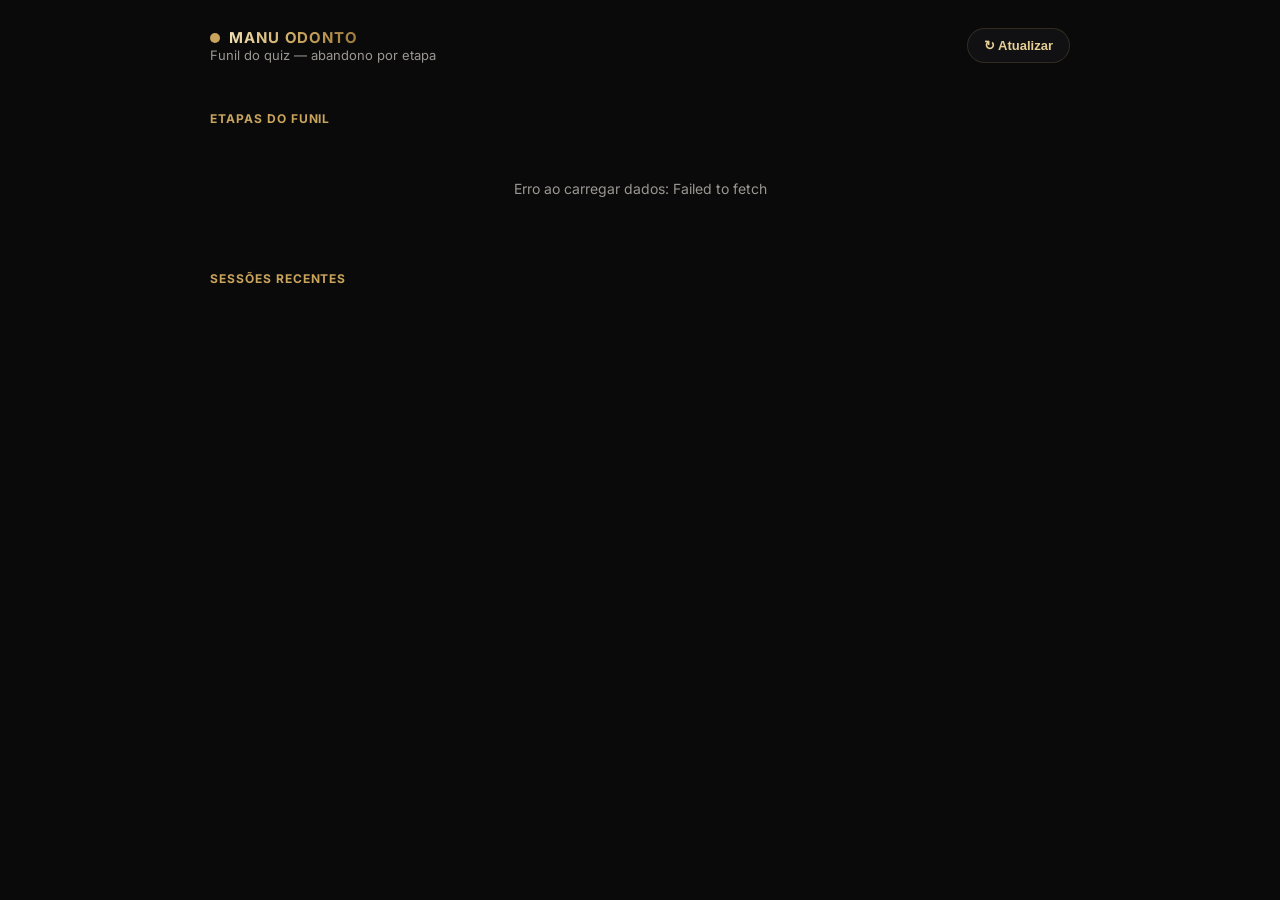
<file: funil-dentista/dashboard/index.html>
<!doctype html>
<html lang="pt-BR">
<head>
<meta charset="utf-8">
<meta name="viewport" content="width=device-width,initial-scale=1">
<title>Dashboard — Funil Dentista</title>
<link rel="icon" href="data:image/svg+xml,%3Csvg xmlns='http://www.w3.org/2000/svg' viewBox='0 0 64 64'%3E%3Crect width='64' height='64' rx='14' fill='%230A0A0B'/%3E%3Ccircle cx='32' cy='32' r='12' fill='%23C9A45C'/%3E%3C/svg%3E">
<link rel="manifest" href="manifest.json">
<link rel="apple-touch-icon" href="icon-192.svg">
<meta name="apple-mobile-web-app-capable" content="yes">
<meta name="apple-mobile-web-app-status-bar-style" content="black-translucent">
<meta name="apple-mobile-web-app-title" content="Funil Dentista">
<meta name="theme-color" content="#0A0A0B">
<link rel="preconnect" href="https://fonts.googleapis.com">
<link rel="preconnect" href="https://fonts.gstatic.com" crossorigin>
<link rel="stylesheet" href="https://fonts.googleapis.com/css2?family=Inter:wght@400;500;600;700;800&display=swap">
<style>
:root{
  --bg:#0A0A0B; --surface:#111113; --surface2:#17171a; --line:rgba(201,164,92,.18);
  --fg:#F3EEE4; --muted:rgba(243,238,228,.62);
  --gold:#C9A45C; --gold-l:#E6CE94; --gold-deep:#9C7A3C;
  --r:16px; --rs:11px; --maxw:860px;
}
*{box-sizing:border-box}
body{margin:0;background:var(--bg);color:var(--fg);font-family:"Inter",system-ui,-apple-system,sans-serif;
  padding:28px 16px 60px;-webkit-font-smoothing:antialiased}
.wrap{max-width:var(--maxw);margin:0 auto}
.head{display:flex;align-items:center;justify-content:space-between;gap:12px;margin-bottom:22px;flex-wrap:wrap}
.brand{display:flex;align-items:center;gap:9px}
.brand .dot{width:10px;height:10px;border-radius:50%;background:var(--gold)}
.brand b{font-weight:700;font-size:15px;letter-spacing:.06em;text-transform:uppercase;
  background:linear-gradient(110deg,#F3E2B3 0%,#C9A45C 55%,#9C7A3C 100%);-webkit-background-clip:text;background-clip:text;-webkit-text-fill-color:transparent}
.sub{color:var(--muted);font-size:13px}
.refresh{background:var(--surface);border:1px solid var(--line);color:var(--gold-l);font-size:13px;font-weight:600;
  padding:9px 16px;border-radius:999px;cursor:pointer}
.refresh:hover{border-color:var(--gold)}
.cards{display:grid;grid-template-columns:repeat(auto-fit,minmax(150px,1fr));gap:10px;margin-bottom:26px}
.card{background:var(--surface);border:1px solid var(--line);border-radius:var(--rs);padding:16px}
.card .n{font-size:26px;font-weight:800;color:var(--gold-l)}
.card .l{font-size:12px;color:var(--muted);margin-top:2px}
.section-title{font-size:12px;font-weight:700;letter-spacing:.08em;text-transform:uppercase;color:var(--gold);margin:0 0 14px}
.funnel{display:flex;flex-direction:column;gap:10px}
.step{background:var(--surface);border:1px solid var(--line);border-radius:var(--rs);padding:14px 16px;position:relative;overflow:hidden}
.step .bar{position:absolute;left:0;top:0;bottom:0;background:linear-gradient(90deg,rgba(201,164,92,.22),rgba(201,164,92,.06));z-index:0}
.step-content{position:relative;z-index:1;display:flex;align-items:center;justify-content:space-between;gap:14px;flex-wrap:wrap}
.step-left{display:flex;align-items:center;gap:12px;min-width:0}
.step-idx{font-weight:800;color:var(--gold);font-size:13px;flex:none;width:26px}
.step-label{font-size:13.5px;color:var(--fg);overflow:hidden;text-overflow:ellipsis;white-space:nowrap;max-width:360px}
.step-right{display:flex;align-items:center;gap:16px;flex:none}
.step-n{font-weight:700;font-size:15px}
.step-pct{font-size:12px;color:var(--muted);min-width:46px;text-align:right}
.drop{font-size:11px;padding:2px 8px;border-radius:999px;background:rgba(239,68,68,.12);color:#f87171;font-weight:600}
.drop.ok{background:rgba(74,222,128,.12);color:#4ade80}
.empty{color:var(--muted);font-size:14px;text-align:center;padding:40px 0}
.updated{color:var(--muted);font-size:11.5px;margin-top:18px;text-align:center}
.sessions{display:flex;flex-direction:column;gap:8px;margin-top:34px}
.sess{background:var(--surface);border:1px solid var(--line);border-radius:var(--rs);padding:12px 14px;cursor:pointer}
.sess-head{display:flex;align-items:center;justify-content:space-between;gap:10px}
.sess-id{font-size:11px;color:var(--muted);font-family:monospace}
.sess-right{display:flex;align-items:center;gap:10px;flex:none}
.sess-step{font-size:12px;color:var(--gold-l);font-weight:600}
.sess-count{font-size:11px;color:var(--muted)}
.sess-caret{color:var(--gold);font-size:11px;transition:.15s}
.sess.open .sess-caret{transform:rotate(90deg)}
.sess-answers{display:none;margin-top:10px;padding-top:10px;border-top:1px solid var(--line);font-size:12.5px;color:var(--fg)}
.sess.open .sess-answers{display:block}
.ans-row{display:flex;justify-content:space-between;gap:12px;padding:5px 0;border-bottom:1px dashed var(--line)}
.ans-row:last-child{border-bottom:none}
.ans-q{color:var(--muted);flex:1}
.ans-a{color:var(--gold-l);font-weight:600;text-align:right;flex:none;max-width:50%}
.ans-empty{color:var(--muted);font-size:12px}
</style>
</head>
<body>
<div class="wrap">
  <div class="head">
    <div>
      <div class="brand"><span class="dot"></span><b>Manu Odonto</b></div>
      <div class="sub">Funil do quiz — abandono por etapa</div>
    </div>
    <button class="refresh" id="btnRefresh">↻ Atualizar</button>
  </div>

  <div class="cards" id="cards"></div>

  <div class="section-title">Etapas do funil</div>
  <div class="funnel" id="funnel"><div class="empty">Carregando...</div></div>

  <div class="section-title" style="margin-top:34px">Sessões recentes</div>
  <div class="sessions" id="sessions"></div>

  <div class="updated" id="updated"></div>
</div>

<script>
var STATS_URL = "https://n8n.manuai.com.br/webhook/funil-dentista-stats";

function load(){
  document.getElementById("funnel").innerHTML = '<div class="empty">Carregando...</div>';
  fetch(STATS_URL).then(function(r){ return r.json(); }).then(render).catch(function(e){
    document.getElementById("funnel").innerHTML = '<div class="empty">Erro ao carregar dados: '+(e&&e.message||e)+'</div>';
  });
}

function esc(s){return String(s==null?"":s).replace(/[&<>"]/g,function(c){return{"&":"&amp;","<":"&lt;",">":"&gt;",'"':"&quot;"}[c]})}

function render(data){
  var steps = data.steps||[];
  var cards = document.getElementById("cards");
  var totalStart = data.total_sessions||0;
  var lastStep = steps.length? steps[steps.length-1] : null;
  var convRate = (totalStart && lastStep) ? Math.round((lastStep.sessions/totalStart)*1000)/10 : 0;
  cards.innerHTML =
    '<div class="card"><div class="n">'+totalStart+'</div><div class="l">Sessões iniciadas</div></div>'+
    '<div class="card"><div class="n">'+(data.total_eventos||0)+'</div><div class="l">Eventos registrados</div></div>'+
    '<div class="card"><div class="n">'+convRate+'%</div><div class="l">Chegou até a última etapa</div></div>';

  var f = document.getElementById("funnel");
  if(!steps.length){ f.innerHTML = '<div class="empty">Sem dados ainda. Use o quiz pra gerar eventos.</div>'; return; }
  var html = "";
  steps.forEach(function(s,i){
    var dropClass = s.pct_vs_prev>=70 ? "ok" : "";
    html += '<div class="step"><div class="bar" style="width:'+s.pct_of_start+'%"></div>'+
      '<div class="step-content">'+
        '<div class="step-left"><span class="step-idx">'+(i+1)+'</span><span class="step-label">'+esc(s.step_label)+'</span></div>'+
        '<div class="step-right">'+
          (i>0?'<span class="drop '+dropClass+'">'+s.pct_vs_prev+'% vs anterior</span>':'')+
          '<span class="step-pct">'+s.pct_of_start+'%</span>'+
          '<span class="step-n">'+s.sessions+'</span>'+
        '</div>'+
      '</div></div>';
  });
  f.innerHTML = html;

  var sess = document.getElementById("sessions");
  var list = data.sessions||[];
  if(!list.length){
    sess.innerHTML = '<div class="empty">Nenhuma sessão registrada ainda.</div>';
  }else{
    sess.innerHTML = list.map(function(s,i){
      var qas = Object.keys(s.respostas||{});
      var answersHtml = qas.length
        ? qas.map(function(q){ return '<div class="ans-row"><span class="ans-q">'+esc(q)+'</span><span class="ans-a">'+esc(s.respostas[q])+'</span></div>'; }).join("")
        : '<div class="ans-empty">Nenhuma pergunta respondida ainda (abandonou antes).</div>';
      var when = s.updated_at ? new Date(s.updated_at).toLocaleString("pt-BR") : "";
      return '<div class="sess" data-i="'+i+'">'+
        '<div class="sess-head">'+
          '<span class="sess-id">'+esc(s.session_id)+'</span>'+
          '<div class="sess-right">'+
            '<span class="sess-step">'+esc(s.step_label)+'</span>'+
            '<span class="sess-count">'+qas.length+' resp.</span>'+
            '<span class="sess-caret">▸</span>'+
          '</div>'+
        '</div>'+
        '<div class="sess-answers">'+answersHtml+(when?'<div class="ans-row"><span class="ans-q">Última atividade</span><span class="ans-a">'+esc(when)+'</span></div>':'')+'</div>'+
      '</div>';
    }).join("");
    sess.querySelectorAll(".sess").forEach(function(el){
      el.onclick = function(){ el.classList.toggle("open"); };
    });
  }

  document.getElementById("updated").textContent = "Atualizado em " + new Date(data.generated_at||Date.now()).toLocaleString("pt-BR");
}

document.getElementById("btnRefresh").onclick = load;
load();
</script>
</body>
</html>
</file>
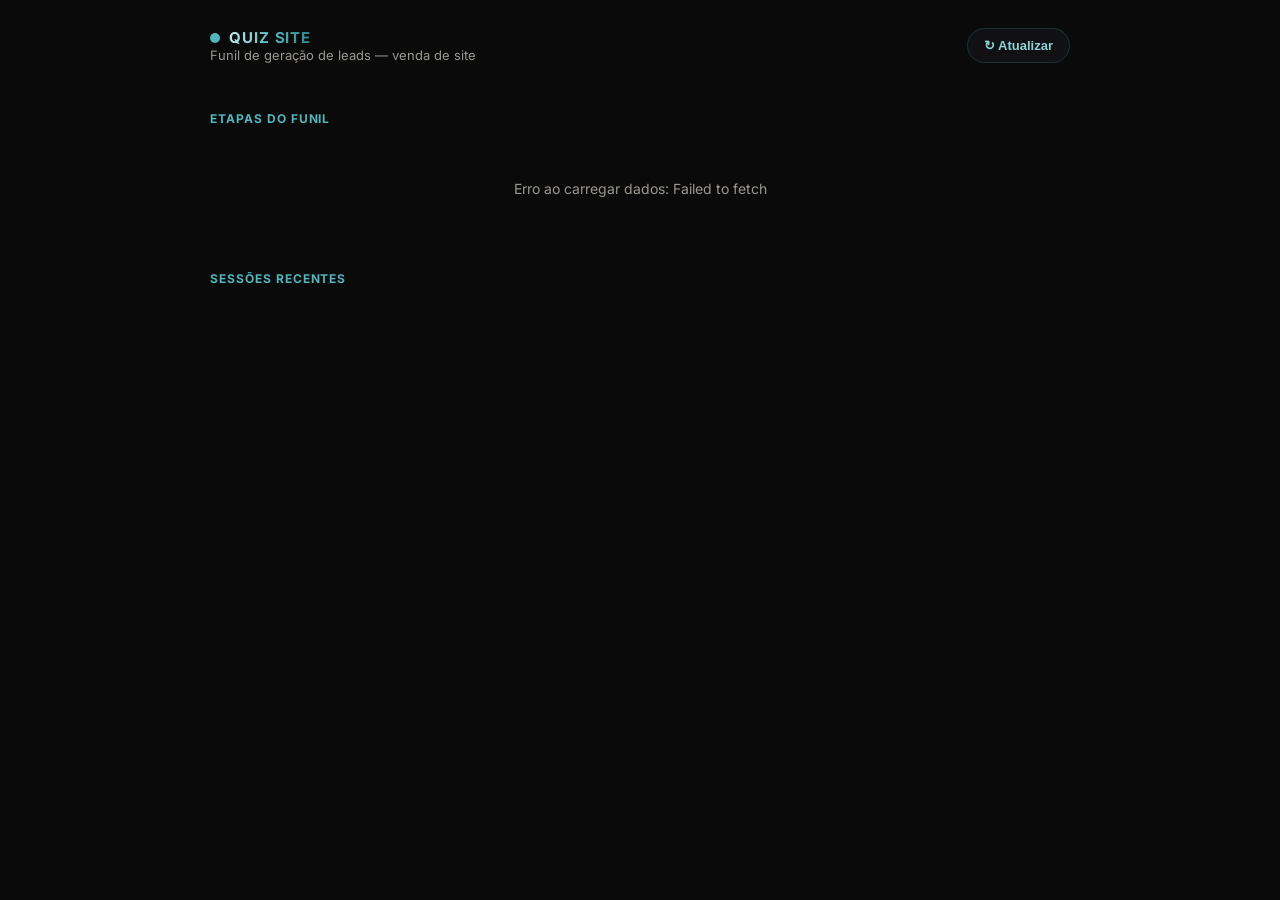
<file: quiz-site/dashboard/index.html>
<!doctype html>
<html lang="pt-BR">
<head>
<meta charset="utf-8">
<meta name="viewport" content="width=device-width,initial-scale=1">
<title>Dashboard — Quiz Site</title>
<link rel="icon" href="data:image/svg+xml,%3Csvg xmlns='http://www.w3.org/2000/svg' viewBox='0 0 64 64'%3E%3Crect width='64' height='64' rx='14' fill='%2315191F'/%3E%3Ccircle cx='32' cy='32' r='12' fill='%2351B5BB'/%3E%3C/svg%3E">
<meta name="theme-color" content="#0A0A0B">
<link rel="preconnect" href="https://fonts.googleapis.com">
<link rel="preconnect" href="https://fonts.gstatic.com" crossorigin>
<link rel="stylesheet" href="https://fonts.googleapis.com/css2?family=Inter:wght@400;500;600;700;800&display=swap">
<style>
:root{
  --bg:#0A0A0B; --surface:#111113; --surface2:#17171a; --line:rgba(81,181,187,.18);
  --fg:#F3EEE4; --muted:rgba(243,238,228,.62);
  --gold:#51B5BB; --gold-l:#8ED3D7; --gold-deep:#2F8488;
  --r:16px; --rs:11px; --maxw:860px;
}
*{box-sizing:border-box}
body{margin:0;background:var(--bg);color:var(--fg);font-family:"Inter",system-ui,-apple-system,sans-serif;
  padding:28px 16px 60px;-webkit-font-smoothing:antialiased}
.wrap{max-width:var(--maxw);margin:0 auto}
.head{display:flex;align-items:center;justify-content:space-between;gap:12px;margin-bottom:22px;flex-wrap:wrap}
.brand{display:flex;align-items:center;gap:9px}
.brand .dot{width:10px;height:10px;border-radius:50%;background:var(--gold)}
.brand b{font-weight:700;font-size:15px;letter-spacing:.06em;text-transform:uppercase;
  background:linear-gradient(110deg,#C7ECEE 0%,#51B5BB 55%,#2F8488 100%);-webkit-background-clip:text;background-clip:text;-webkit-text-fill-color:transparent}
.sub{color:var(--muted);font-size:13px}
.refresh{background:var(--surface);border:1px solid var(--line);color:var(--gold-l);font-size:13px;font-weight:600;
  padding:9px 16px;border-radius:999px;cursor:pointer}
.refresh:hover{border-color:var(--gold)}
.cards{display:grid;grid-template-columns:repeat(auto-fit,minmax(150px,1fr));gap:10px;margin-bottom:26px}
.card{background:var(--surface);border:1px solid var(--line);border-radius:var(--rs);padding:16px}
.card .n{font-size:26px;font-weight:800;color:var(--gold-l)}
.card .l{font-size:12px;color:var(--muted);margin-top:2px}
.section-title{font-size:12px;font-weight:700;letter-spacing:.08em;text-transform:uppercase;color:var(--gold);margin:0 0 14px}
.funnel{display:flex;flex-direction:column;gap:10px}
.step{background:var(--surface);border:1px solid var(--line);border-radius:var(--rs);padding:14px 16px;position:relative;overflow:hidden}
.step .bar{position:absolute;left:0;top:0;bottom:0;background:linear-gradient(90deg,rgba(81,181,187,.22),rgba(81,181,187,.06));z-index:0}
.step-content{position:relative;z-index:1;display:flex;align-items:center;justify-content:space-between;gap:14px;flex-wrap:wrap}
.step-left{display:flex;align-items:center;gap:12px;min-width:0}
.step-idx{font-weight:800;color:var(--gold);font-size:13px;flex:none;width:26px}
.step-label{font-size:13.5px;color:var(--fg);overflow:hidden;text-overflow:ellipsis;white-space:nowrap;max-width:360px}
.step-right{display:flex;align-items:center;gap:16px;flex:none}
.step-n{font-weight:700;font-size:15px}
.step-pct{font-size:12px;color:var(--muted);min-width:46px;text-align:right}
.drop{font-size:11px;padding:2px 8px;border-radius:999px;background:rgba(239,68,68,.12);color:#f87171;font-weight:600}
.drop.ok{background:rgba(74,222,128,.12);color:#4ade80}
.empty{color:var(--muted);font-size:14px;text-align:center;padding:40px 0}
.updated{color:var(--muted);font-size:11.5px;margin-top:18px;text-align:center}
.sessions{display:flex;flex-direction:column;gap:8px;margin-top:34px}
.sess{background:var(--surface);border:1px solid var(--line);border-radius:var(--rs);padding:12px 14px;cursor:pointer}
.sess-head{display:flex;align-items:center;justify-content:space-between;gap:10px}
.sess-id{font-size:11px;color:var(--muted);font-family:monospace}
.sess-right{display:flex;align-items:center;justify-content:flex-end;gap:10px;flex:1 1 auto;min-width:0}
.sess-step{font-size:12px;color:var(--gold-l);font-weight:600;min-width:0;overflow:hidden;text-overflow:ellipsis;white-space:nowrap}
.sess-nicho,.sess-count,.sess-caret,.sess-id{flex:none}
.sess-count{font-size:11px;color:var(--muted)}
.sess-caret{color:var(--gold);font-size:11px;transition:.15s}
.sess.open .sess-caret{transform:rotate(90deg)}
.sess-answers{display:none;margin-top:10px;padding-top:10px;border-top:1px solid var(--line);font-size:12.5px;color:var(--fg)}
.sess.open .sess-answers{display:block}
.ans-row{display:flex;justify-content:space-between;gap:12px;padding:5px 0;border-bottom:1px dashed var(--line)}
.ans-row:last-child{border-bottom:none}
.ans-q{color:var(--muted);flex:1}
.ans-a{color:var(--gold-l);font-weight:600;text-align:right;flex:none;max-width:50%}
.ans-empty{color:var(--muted);font-size:12px}
.sess-when{flex:none;font-size:12.5px;font-weight:600;color:var(--fg);white-space:nowrap}
.sess-src{flex:none;font-size:11px;font-weight:700;border-radius:999px;padding:2px 8px;color:#fff}
.src-tt{background:#111;box-shadow:inset 0 0 0 1px #25F4EE,2px 0 0 #FE2C55}
.src-meta{background:#0866FF}
.src-other{background:#3A3F4B}
.sess-nicho{font-size:11px;font-weight:700;color:#07262a;background:var(--gold);border-radius:999px;padding:2px 8px;max-width:140px;overflow:hidden;text-overflow:ellipsis;white-space:nowrap}
</style>
</head>
<body>
<div class="wrap">
  <div class="head">
    <div>
      <div class="brand"><span class="dot"></span><b>Quiz Site</b></div>
      <div class="sub">Funil de geração de leads — venda de site</div>
    </div>
    <button class="refresh" id="btnRefresh">↻ Atualizar</button>
  </div>

  <div class="cards" id="cards"></div>

  <div class="section-title">Etapas do funil</div>
  <div class="funnel" id="funnel"><div class="empty">Carregando...</div></div>

  <div class="section-title" style="margin-top:34px">Sessões recentes</div>
  <div class="sessions" id="sessions"></div>

  <div class="updated" id="updated"></div>
</div>

<script>
var STATS_URL = "https://n8n.manuai.com.br/webhook/funil-site-stats";

function load(){
  document.getElementById("funnel").innerHTML = '<div class="empty">Carregando...</div>';
  fetch(STATS_URL).then(function(r){ return r.json(); }).then(render).catch(function(e){
    document.getElementById("funnel").innerHTML = '<div class="empty">Erro ao carregar dados: '+(e&&e.message||e)+'</div>';
  });
}

function esc(s){return String(s==null?"":s).replace(/[&<>"]/g,function(c){return{"&":"&amp;","<":"&lt;",">":"&gt;",'"':"&quot;"}[c]})}

function render(data){
  var steps = data.steps||[];
  var cards = document.getElementById("cards");
  var totalStart = data.total_sessions||0;
  var lastStep = steps.length? steps[steps.length-1] : null;
  var convRate = (totalStart && lastStep) ? Math.round((lastStep.sessions/totalStart)*1000)/10 : 0;
  cards.innerHTML =
    '<div class="card"><div class="n">'+totalStart+'</div><div class="l">Sessões iniciadas</div></div>'+
    '<div class="card"><div class="n">'+(data.total_eventos||0)+'</div><div class="l">Eventos registrados</div></div>'+
    '<div class="card"><div class="n">'+convRate+'%</div><div class="l">Chegou até a última etapa</div></div>';

  var f = document.getElementById("funnel");
  if(!steps.length){
    f.innerHTML = '<div class="empty">Sem dados ainda.</div>';
    document.getElementById("sessions").innerHTML = "";
    return;
  }
  var html = "";
  steps.forEach(function(s,i){
    var dropClass = s.pct_vs_prev>=70 ? "ok" : "";
    html += '<div class="step"><div class="bar" style="width:'+s.pct_of_start+'%"></div>'+
      '<div class="step-content">'+
        '<div class="step-left"><span class="step-idx">'+(i+1)+'</span><span class="step-label">'+esc(s.step_label)+'</span></div>'+
        '<div class="step-right">'+
          (i>0?'<span class="drop '+dropClass+'">'+s.pct_vs_prev+'% vs anterior</span>':'')+
          '<span class="step-pct">'+s.pct_of_start+'%</span>'+
          '<span class="step-n">'+s.sessions+'</span>'+
        '</div>'+
      '</div></div>';
  });
  f.innerHTML = html;

  var sess = document.getElementById("sessions");
  var list = data.sessions||[];
  if(!list.length){
    sess.innerHTML = '<div class="empty">Nenhuma sessão registrada ainda.</div>';
  }else{
    sess.innerHTML = list.map(function(s,i){
      var qas = Object.keys(s.respostas||{}).filter(function(k){ return k !== "origem"; });
      var nicho = (s.respostas||{}).nicho;
      var origem = String((s.respostas||{}).origem||"");
      var origemHtml = origem
        ? '<span class="sess-src '+(origem==="tiktok"?"src-tt":origem==="meta"?"src-meta":"src-other")+'">'+
            esc(origem==="tiktok"?"TikTok":origem==="meta"?"Meta":origem)+'</span>'
        : '';
      var answersHtml = qas.length
        ? qas.map(function(q){ return '<div class="ans-row"><span class="ans-q">'+esc(q)+'</span><span class="ans-a">'+esc(s.respostas[q])+'</span></div>'; }).join("")
        : '<div class="ans-empty">Nenhuma pergunta respondida ainda (abandonou antes).</div>';
      var when = s.updated_at ? new Date(s.updated_at).toLocaleString("pt-BR") : "";
      var whenShort = "";
      if(s.updated_at){
        var d = new Date(s.updated_at), mins = Math.floor((Date.now()-d.getTime())/60000);
        var hhmm = d.toLocaleTimeString("pt-BR",{hour:"2-digit",minute:"2-digit"});
        var rel = mins < 1 ? "agora" : mins < 60 ? "há "+mins+" min" : mins < 1440 ? "há "+Math.floor(mins/60)+" h" : d.toLocaleDateString("pt-BR",{day:"2-digit",month:"2-digit"});
        whenShort = hhmm+" · "+rel;
      }
      return '<div class="sess" data-i="'+i+'">'+
        '<div class="sess-head">'+
          '<span class="sess-when">'+esc(whenShort)+'</span>'+
          '<div class="sess-right">'+
            origemHtml+
            (nicho ? '<span class="sess-nicho">'+esc(nicho)+'</span>' : '')+
            '<span class="sess-step">'+esc(s.step_label)+'</span>'+
            '<span class="sess-count">'+qas.length+' resp.</span>'+
            '<span class="sess-caret">▸</span>'+
          '</div>'+
        '</div>'+
        '<div class="sess-answers">'+answersHtml+(when?'<div class="ans-row"><span class="ans-q">Última atividade</span><span class="ans-a">'+esc(when)+'</span></div>':'')+
          '<div class="ans-row"><span class="ans-q">Sessão</span><span class="ans-a">'+esc(s.session_id)+'</span></div></div>'+
      '</div>';
    }).join("");
    sess.querySelectorAll(".sess").forEach(function(el){
      el.onclick = function(){ el.classList.toggle("open"); };
    });
  }

  document.getElementById("updated").textContent = "Atualizado em " + new Date(data.generated_at||Date.now()).toLocaleString("pt-BR");
}

document.getElementById("btnRefresh").onclick = load;
load();
</script>
</body>
</html>
</file>
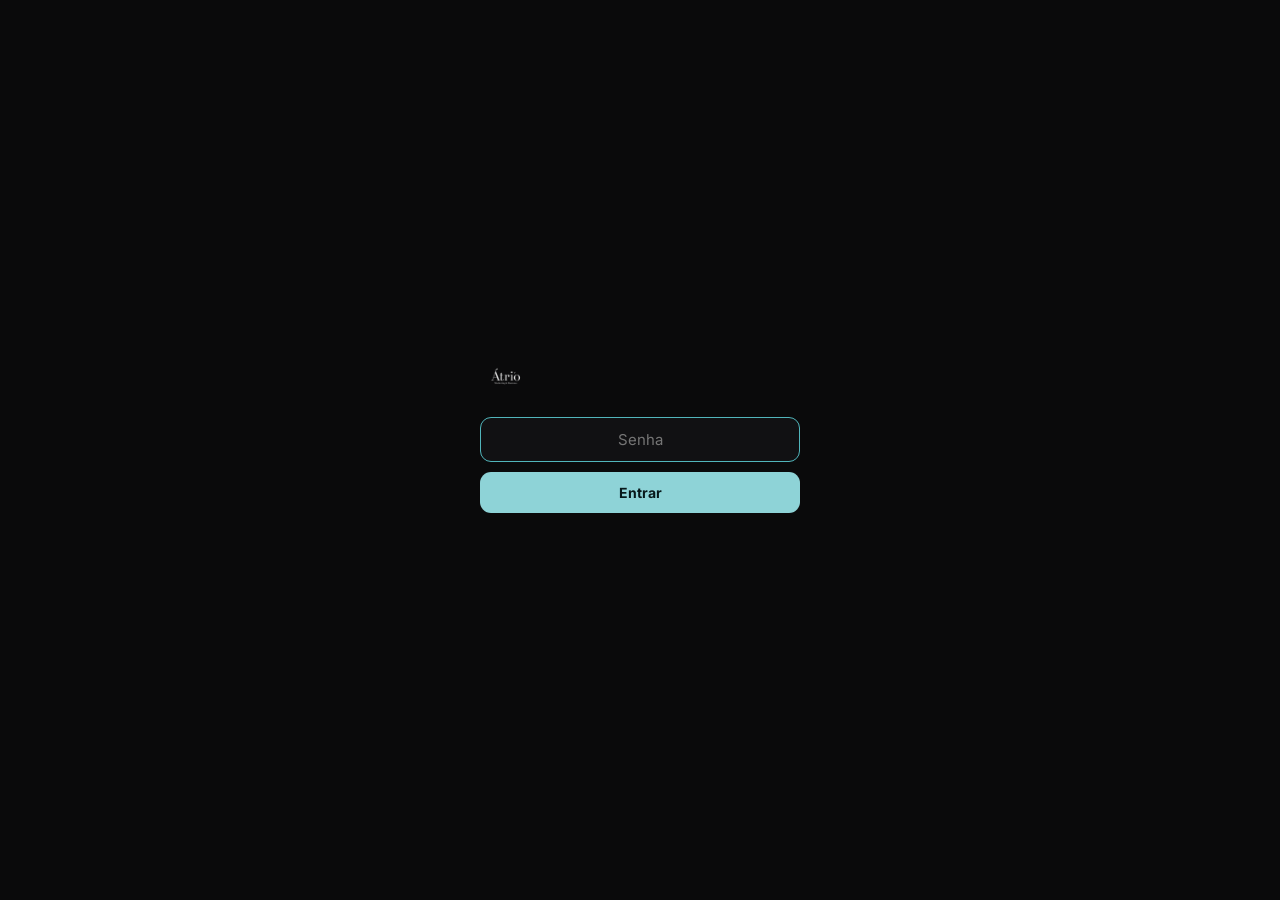
<file: quiz-site/painel/index.html>
<!doctype html>
<html lang="pt-BR">
<head>
<meta charset="utf-8">
<meta name="viewport" content="width=device-width,initial-scale=1">
<title>Painel — Átrio</title>
<link rel="icon" href="data:image/svg+xml,%3Csvg xmlns='http://www.w3.org/2000/svg' viewBox='0 0 64 64'%3E%3Crect width='64' height='64' rx='14' fill='%2315191F'/%3E%3Ccircle cx='32' cy='32' r='12' fill='%2351B5BB'/%3E%3C/svg%3E">
<meta name="theme-color" content="#0A0A0B">
<link rel="preconnect" href="https://fonts.googleapis.com">
<link rel="preconnect" href="https://fonts.gstatic.com" crossorigin>
<link rel="stylesheet" href="https://fonts.googleapis.com/css2?family=Inter:wght@400;500;600;700;800&display=swap">
<style>
:root{
  --bg:#0A0A0B; --surface:#111113; --surface2:#17171a; --line:rgba(243,238,228,.12);
  --fg:#F3EEE4; --muted:rgba(243,238,228,.62);
  --accent:#51B5BB; --accent-l:#8ED3D7; --accent-deep:#2F8488;
  --r:16px; --rs:11px; --maxw:900px;
}
*{box-sizing:border-box}
html,body{overflow-x:hidden;max-width:100%}
body{margin:0;background:var(--bg);color:var(--fg);font-family:"Inter",system-ui,-apple-system,sans-serif;
  padding:28px 16px 60px;-webkit-font-smoothing:antialiased;overscroll-behavior-x:none}
.wrap{max-width:var(--maxw);margin:0 auto}
.head{display:flex;align-items:center;justify-content:space-between;gap:12px;margin-bottom:18px;flex-wrap:wrap}
.brand{display:flex;align-items:center;gap:9px}
.brand-logo{height:30px;width:auto;display:block;filter:invert(1)}
.brand-avatar{width:34px;height:34px;border-radius:50%;object-fit:cover;border:1px solid var(--line);flex:none}
.sub{color:var(--muted);font-size:13px}
.refresh{background:var(--surface);border:1px solid var(--line);color:var(--accent-l);font-size:13px;font-weight:600;
  padding:9px 16px;border-radius:999px;cursor:pointer}
.refresh:hover{border-color:var(--accent)}

.tabs{display:flex;gap:8px;margin-bottom:24px;border-bottom:1px solid var(--line);padding-bottom:14px;
  flex-wrap:wrap}
.tab{background:var(--surface);border:1px solid var(--line);color:var(--muted);font-size:13px;font-weight:600;
  padding:8px 16px;border-radius:999px;cursor:pointer;font-family:inherit;display:flex;align-items:center;gap:7px}
.tab .d{width:7px;height:7px;border-radius:50%;flex:none}
.tab.on{color:#07181a;background:var(--accent-l);border-color:var(--accent-l)}
/* arrastar pra reorganizar: mouse arrasta direto; no celular, segura ~0,4s e arrasta */
.tab{user-select:none;-webkit-user-select:none;-webkit-touch-callout:none}
@media(hover:hover){.tab{cursor:grab}}
.tabs{position:relative}
.tabfolder{background:transparent;border:1px dashed rgba(255,255,255,.22);color:var(--muted);font-size:13px;font-weight:600;
  padding:8px 14px;border-radius:999px;cursor:pointer;font-family:inherit;display:flex;align-items:center;gap:7px;flex:none;
  transition:border-color .15s,background .15s,color .15s,transform .15s;user-select:none;-webkit-user-select:none}
.tabfolder:hover,.tabfolder.open{border-color:var(--accent-l);color:var(--accent-l)}
.tabfolder.has-active{border-style:solid;border-color:var(--accent-l);color:var(--accent-l)}
.tabfolder .cnt{font-size:11px;font-weight:700;min-width:18px;height:18px;padding:0 5px;border-radius:9px;display:inline-grid;place-items:center;
  background:rgba(255,255,255,.08);color:var(--fg)}
.tabs.dragging-on .tabfolder{border-color:var(--accent-l);color:var(--accent-l)}
.tabfolder.drop-hover{background:rgba(140,215,220,.14);border-style:solid;transform:scale(1.1)}
.tabfolder.bump{animation:fbump .32s ease}
@keyframes fbump{40%{transform:scale(1.15)}100%{transform:scale(1)}}
.folder-pop{margin:-12px 0 22px;background:var(--surface);border:1px solid var(--line);border-radius:12px;padding:10px;max-width:440px}
.folder-pop .fp-head{display:flex;align-items:baseline;justify-content:space-between;gap:10px;padding:2px 6px 8px;font-size:12.5px}
.folder-pop .fp-head span{color:var(--muted);font-size:11.5px}
.fp-item{display:flex;align-items:center;justify-content:space-between;gap:8px;padding:4px;border-radius:9px}
.fp-item.on{background:rgba(255,255,255,.05)}
.fp-open{flex:1;display:flex;align-items:center;gap:8px;background:none;border:none;color:var(--fg);font:inherit;font-size:13.5px;font-weight:600;
  text-align:left;padding:7px 8px;border-radius:8px;cursor:pointer}
.fp-open:hover{background:rgba(255,255,255,.05)}
.fp-open .d{width:7px;height:7px;border-radius:50%;flex:none}
.fp-back{flex:none;background:none;border:1px solid var(--line);color:var(--accent-l);font:inherit;font-size:12px;font-weight:600;padding:6px 10px;border-radius:999px;cursor:pointer}
.fp-back:hover{border-color:var(--accent-l)}
.fp-empty{color:var(--muted);font-size:12.5px;padding:6px 8px 4px}
.tab.dragging{opacity:.95;z-index:3;position:relative;cursor:grabbing;will-change:transform;box-shadow:0 14px 30px -10px rgba(0,0,0,.75),0 0 0 2px var(--accent-l)}

@media(max-width:620px){
  body{padding:18px 14px 50px}
  .tabs{flex-wrap:nowrap;overflow-x:auto;-webkit-overflow-scrolling:touch;scrollbar-width:none;
    margin-left:-14px;margin-right:-14px;padding-left:14px;padding-right:14px}
  .tabs::-webkit-scrollbar{display:none}
  .tab{flex:none}
  .period-bar{flex-wrap:nowrap;overflow-x:auto;-webkit-overflow-scrolling:touch;scrollbar-width:none;
    margin-left:-14px;margin-right:-14px;padding-left:14px;padding-right:14px}
  .period-bar::-webkit-scrollbar{display:none}
  .period-btn{flex:none}
  .toggle-bar{flex-wrap:nowrap;overflow-x:auto;-webkit-overflow-scrolling:touch;scrollbar-width:none}
  .toggle-bar::-webkit-scrollbar{display:none}
  .toggle-btn{flex:none}
  .cards{grid-template-columns:1fr 1fr}
  .head{gap:8px}
  .head .sub{display:none}
}

.cards{display:grid;grid-template-columns:repeat(auto-fit,minmax(150px,1fr));gap:10px;margin-bottom:26px}
.card{background:linear-gradient(180deg,rgba(255,255,255,.03),rgba(255,255,255,0)),var(--surface);
  border:1px solid var(--line);border-radius:var(--rs);padding:16px;
  box-shadow:0 2px 12px rgba(0,0,0,.3),inset 0 1px 0 rgba(255,255,255,.03)}
.card .n{font-size:26px;font-weight:800;color:var(--accent-l)}
.card .l{font-size:12px;color:var(--muted);margin-top:2px}
.card .stat-grid{display:grid;grid-template-columns:1fr 1fr;gap:4px 10px;margin-top:10px;padding-top:10px;border-top:1px solid var(--line)}
.card .stat-grid div{font-size:11px;color:var(--muted);white-space:nowrap;overflow:hidden;text-overflow:ellipsis}
.card .stat-grid b{color:var(--fg);font-weight:700}
.sess-metrics{font-size:11px;color:var(--muted);margin-top:4px;line-height:1.6}
.sess-metrics b{color:var(--fg)}
.charts{display:grid;grid-template-columns:1fr 1fr;gap:16px;margin-bottom:26px}
@media(max-width:620px){.charts{grid-template-columns:1fr}}
.chart-card{background:linear-gradient(180deg,rgba(255,255,255,.03),rgba(255,255,255,0)),var(--surface);
  border:1px solid var(--line);border-radius:var(--rs);padding:16px;
  box-shadow:0 2px 12px rgba(0,0,0,.3),inset 0 1px 0 rgba(255,255,255,.03)}
.period-bar{display:flex;gap:7px;flex-wrap:wrap;margin-bottom:18px}
.period-btn{background:var(--surface);border:1px solid var(--line);color:var(--muted);font-size:12.5px;font-weight:600;
  padding:7px 14px;border-radius:999px;cursor:pointer;font-family:inherit}
.period-btn.on{color:#07181a;background:var(--accent-l);border-color:var(--accent-l)}
.toggle-bar{display:flex;gap:7px;flex-wrap:wrap;margin:12px 0}
.toggle-btn{background:var(--surface);border:1px solid var(--line);color:var(--muted);font-size:12px;font-weight:600;
  padding:6px 13px;border-radius:999px;cursor:pointer;font-family:inherit;display:flex;align-items:center;gap:6px}
.toggle-btn::before{content:"";width:8px;height:8px;border-radius:50%;background:var(--line);flex:none}
.toggle-btn.on{color:var(--accent-l);border-color:var(--accent)}
.toggle-btn.on::before{background:var(--accent-l)}
.camp-list{display:flex;flex-direction:column;gap:10px;margin-top:14px}
.camp-card{background:linear-gradient(180deg,rgba(255,255,255,.03),rgba(255,255,255,0)),var(--surface);
  border:1px solid var(--line);border-left:3px solid #8E7CC3;border-radius:var(--rs);padding:16px;
  box-shadow:0 2px 12px rgba(0,0,0,.3),inset 0 1px 0 rgba(255,255,255,.03)}
.camp-head{display:flex;align-items:center;gap:10px;flex-wrap:wrap;margin-bottom:10px}
.camp-badge{font-size:10.5px;font-weight:700;text-transform:uppercase;letter-spacing:.04em;padding:3px 9px;border-radius:999px;flex:none}
.camp-name{font-size:13px;color:var(--fg);font-weight:600;overflow:hidden;text-overflow:ellipsis;white-space:nowrap;flex:1;min-width:0}
.camp-top{display:flex;align-items:baseline;gap:10px;margin-bottom:12px;flex-wrap:wrap;padding-bottom:12px;border-bottom:1px solid var(--line)}
.camp-spend{font-size:22px;font-weight:800;color:var(--accent-l)}
.camp-sub{font-size:12px;color:var(--muted)}
.camp-table-wrap{overflow-x:auto;margin-top:14px;border:1px solid var(--line);border-radius:var(--rs);
  background:var(--surface);box-shadow:0 2px 12px rgba(0,0,0,.3)}
.camp-table{width:100%;border-collapse:collapse;font-size:12.5px;white-space:nowrap}
.camp-table th{text-align:left;color:var(--muted);font-weight:600;font-size:11px;text-transform:uppercase;
  letter-spacing:.03em;padding:10px 14px;border-bottom:1px solid var(--line);background:var(--surface2)}
.camp-table td{padding:10px 14px;border-bottom:1px solid var(--line);color:var(--fg)}
.camp-table tbody tr:last-child td{border-bottom:none}
.camp-table tbody tr:hover{background:rgba(255,255,255,.03)}
.camp-table td:first-child{white-space:normal;min-width:220px}
.camp-table .camp-sub{font-size:10.5px}
.chart-card .ct{font-size:12px;font-weight:700;color:var(--muted);margin-bottom:12px;text-transform:uppercase;letter-spacing:.06em}
.pie-row{display:flex;align-items:center;gap:16px}
.pie-row svg{flex:none}
.legend{display:flex;flex-direction:column;gap:6px;min-width:0}
.legend-item{font-size:12px;color:var(--muted);display:flex;align-items:center;gap:7px;white-space:nowrap;overflow:hidden;text-overflow:ellipsis}
.legend-item .dot{width:8px;height:8px;border-radius:50%;flex:none}
.legend-item b{color:var(--fg)}
.bars{display:flex;flex-direction:column;gap:10px}
.bar-row{display:flex;align-items:center;gap:8px}
.bar-label{font-size:11.5px;color:var(--muted);width:72px;flex:none;overflow:hidden;text-overflow:ellipsis;white-space:nowrap}
.bar-track{flex:1;height:8px;border-radius:4px;background:rgba(255,255,255,.06);overflow:hidden}
.bar-track i{display:block;height:100%;border-radius:4px}
.bar-val{font-size:11.5px;color:var(--fg);font-weight:700;width:68px;text-align:right;flex:none}
.section-title{font-size:12px;font-weight:700;letter-spacing:.08em;text-transform:uppercase;color:var(--accent);margin:0 0 14px}

.compare{display:flex;flex-direction:column;gap:8px;margin-bottom:30px}
.cmp-row{background:linear-gradient(180deg,rgba(255,255,255,.03),rgba(255,255,255,0)),var(--surface);
  border:1px solid var(--line);border-radius:var(--rs);padding:13px 16px;cursor:pointer;
  box-shadow:0 2px 10px rgba(0,0,0,.3);transition:transform .15s,box-shadow .15s}
.cmp-row:hover{transform:translateY(-1px);box-shadow:0 4px 16px rgba(0,0,0,.4)}
.cmp-top{display:flex;align-items:center;justify-content:space-between;gap:12px}
.cmp-left{display:flex;align-items:center;gap:9px;min-width:0}
.cmp-left .d{width:8px;height:8px;border-radius:50%;flex:none}
.cmp-left b{font-size:13.5px;overflow:hidden;text-overflow:ellipsis;white-space:nowrap}
.cmp-right{display:flex;align-items:center;gap:16px;flex:none;font-size:12.5px;color:var(--muted)}
.cmp-right b{color:var(--fg);font-size:14px}
.cmp-bar{height:6px;border-radius:4px;background:rgba(255,255,255,.06);margin-top:10px;overflow:hidden}
.cmp-bar i{display:block;height:100%}
.cmp-ads{font-size:11.5px;color:var(--muted);margin-top:9px;padding-top:9px;border-top:1px solid var(--line)}
.cmp-ads b{color:var(--fg)}

.funnel{display:flex;flex-direction:column;gap:10px}
.step{background:linear-gradient(180deg,rgba(255,255,255,.03),rgba(255,255,255,0)),var(--surface);
  border:1px solid var(--line);border-radius:var(--rs);padding:14px 16px;position:relative;overflow:hidden;
  box-shadow:0 2px 10px rgba(0,0,0,.3)}
.step .bar{position:absolute;left:0;top:0;bottom:0;z-index:0}
.step-content{position:relative;z-index:1;display:flex;align-items:center;justify-content:space-between;gap:14px;flex-wrap:wrap}
.step-left{display:flex;align-items:center;gap:12px;min-width:0}
.step-idx{font-weight:800;font-size:13px;flex:none;width:26px}
.step-label{font-size:13.5px;color:var(--fg);overflow:hidden;text-overflow:ellipsis;white-space:nowrap;max-width:360px}
.step-right{display:flex;align-items:center;gap:16px;flex:none}
.step-n{font-weight:700;font-size:15px}
.step-pct{font-size:12px;color:var(--muted);min-width:46px;text-align:right}
.drop{font-size:11px;padding:2px 8px;border-radius:999px;background:rgba(239,68,68,.12);color:#f87171;font-weight:600}
.drop.ok{background:rgba(74,222,128,.12);color:#4ade80}
.empty{color:var(--muted);font-size:14px;text-align:center;padding:40px 0}
.updated{color:var(--muted);font-size:11.5px;margin-top:18px;text-align:center}

.sessions{display:flex;flex-direction:column;gap:8px;margin-top:34px}
.sess{background:linear-gradient(180deg,rgba(255,255,255,.03),rgba(255,255,255,0)),var(--surface);
  border:1px solid var(--line);border-radius:var(--rs);padding:12px 14px;cursor:pointer;
  box-shadow:0 2px 10px rgba(0,0,0,.3);transition:transform .15s,box-shadow .15s}
.sess:hover{transform:translateY(-1px);box-shadow:0 4px 16px rgba(0,0,0,.4)}
.sess-funil{display:inline-flex;align-items:center;gap:5px;margin-left:10px;font-size:11px;font-weight:600;border:1px solid;border-radius:999px;padding:1px 8px;white-space:nowrap;vertical-align:middle}
.sess-funil i{width:6px;height:6px;border-radius:50%;display:inline-block}
.sess-more{margin:12px auto 0;display:block}
.sess-head{display:flex;align-items:center;justify-content:space-between;gap:10px}
.sess-right{display:flex;align-items:center;justify-content:flex-end;gap:10px;flex:1 1 auto;min-width:0}
.sess-step{font-size:12px;color:var(--accent-l);font-weight:600;min-width:0;overflow:hidden;text-overflow:ellipsis;white-space:nowrap}
.sess-tag,.sess-count,.sess-caret{flex:none}
.sess-count{font-size:11px;color:var(--muted)}
.sess-caret{color:var(--accent);font-size:11px;transition:.15s}
.sess.open .sess-caret{transform:rotate(90deg)}
.sess-answers{display:none;margin-top:10px;padding-top:10px;border-top:1px solid var(--line);font-size:12.5px;color:var(--fg)}
.sess.open .sess-answers{display:block}
.ans-row{display:flex;justify-content:space-between;gap:12px;padding:5px 0;border-bottom:1px dashed var(--line)}
.ans-row:last-child{border-bottom:none}
.ans-q{color:var(--muted);flex:1}
.ans-a{color:var(--accent-l);font-weight:600;text-align:right;flex:none;max-width:50%}
.ans-empty{color:var(--muted);font-size:12px}
.sess-when{flex:none;font-size:12.5px;font-weight:600;color:var(--fg);white-space:nowrap}
.sess-src{flex:none;font-size:11px;font-weight:700;border-radius:999px;padding:2px 8px;color:#fff}
.src-tt{background:#111;box-shadow:inset 0 0 0 1px #25F4EE,2px 0 0 #FE2C55}
.src-meta{background:#0866FF}
.src-other{background:#3A3F4B}
.sess-tag{font-size:11px;font-weight:700;color:#07181a;border-radius:999px;padding:2px 8px;max-width:140px;overflow:hidden;text-overflow:ellipsis;white-space:nowrap}
.soon{color:var(--muted);font-size:13.5px;line-height:1.6;padding:30px 4px}
.gate{position:fixed;inset:0;background:var(--bg);display:flex;align-items:center;justify-content:center;z-index:999;padding:16px}
.gate-box{width:100%;max-width:320px;text-align:center}
.gate-box .brand-logo{height:34px;width:auto;filter:invert(1);margin-bottom:22px}
.gate-box input{width:100%;background:var(--surface);border:1px solid var(--line);color:var(--fg);font-size:15px;
  padding:12px 14px;border-radius:var(--rs);font-family:inherit;outline:none;text-align:center;margin-bottom:10px}
.gate-box input:focus{border-color:var(--accent)}
.gate-box button{width:100%;background:var(--accent-l);border:none;color:#07181a;font-size:14px;font-weight:700;
  padding:12px 14px;border-radius:var(--rs);cursor:pointer;font-family:inherit}
.gate-box .err{color:#e98a8a;font-size:12.5px;margin-top:10px;min-height:16px}
body.locked .wrap{display:none}
</style>
</head>
<body class="locked">
<div class="gate" id="gate">
  <div class="gate-box">
    <img src="assets/logo.png" alt="Átrio" class="brand-logo">
    <input type="password" id="gatePass" placeholder="Senha" autocomplete="current-password">
    <button id="gateBtn">Entrar</button>
    <div class="err" id="gateErr"></div>
  </div>
</div>
<script>
(function(){
  var HASH = "fee30ff8cb7b8b9d49cf229d140f75be1c6fda2f4f088d11828da69b25aac251";
  async function sha256(txt){
    var buf = await crypto.subtle.digest("SHA-256", new TextEncoder().encode(txt));
    return Array.from(new Uint8Array(buf)).map(function(b){ return b.toString(16).padStart(2,"0"); }).join("");
  }
  function unlock(){
    document.body.classList.remove("locked");
    var g = document.getElementById("gate");
    if (g) g.remove();
  }
  if (sessionStorage.getItem("painel_auth") === HASH) {
    unlock();
  } else {
    var pass = document.getElementById("gatePass");
    var btn = document.getElementById("gateBtn");
    var err = document.getElementById("gateErr");
    var tentar = async function(){
      var h = await sha256(pass.value || "");
      if (h === HASH) {
        sessionStorage.setItem("painel_auth", HASH);
        unlock();
      } else {
        err.textContent = "Senha incorreta.";
        pass.value = "";
        pass.focus();
      }
    };
    btn.onclick = tentar;
    pass.addEventListener("keydown", function(e){ if (e.key === "Enter") tentar(); });
    setTimeout(function(){ pass.focus(); }, 50);
  }
})();
</script>
<div class="wrap">
  <div class="head">
    <div>
      <div class="brand"><img src="assets/logo.png" alt="Átrio Marketing & Business" class="brand-logo"></div>
      <div class="sub">Ecossistema de funis e campanhas</div>
    </div>
    <div style="display:flex;align-items:center;gap:12px">
      <span class="sub" id="lastRefresh"></span>
      <button class="refresh" id="btnRefresh">↻ Atualizar</button>
      <img src="assets/avatar.jpg" alt="Thaylon" title="Thaylon — Átrio Marketing & Business" class="brand-avatar">
    </div>
  </div>

  <div class="tabs" id="tabs"></div>
  <div class="folder-pop" id="folderPop" hidden></div>
  <div id="view"></div>
</div>

<script>
/* ============================================================
   REGISTRO DE FONTES — pra adicionar um funil novo, só criar
   uma entrada aqui com um statsUrl que devolva o mesmo formato:
   { total_sessions, total_eventos, steps:[...], sessions:[...], generated_at }
   Campos opcionais por fonte: tagField (resposta destacada na
   lista de sessões, ex. "nicho" ou "preco") e tagPrefix.
   Fontes do tipo "soon" ainda não têm integração — aparecem na
   aba mas mostram um aviso, reservando o lugar no painel.
   ============================================================ */
var FONTES = [
  { id:"site", type:"funnel", label:"Quiz · Site", color:"#51B5BB", statsUrl:"https://n8n.manuai.com.br/webhook/funil-site-stats", tagField:"nicho" },
  { id:"vgv",  type:"funnel", label:"Código VGV",  color:"#C9A45C", statsUrl:"https://n8n.manuai.com.br/webhook/funil-vgv-stats",  tagField:"preco", tagPrefix:"R$ " },
  { id:"dentista", type:"funnel", label:"Funil Dentista", color:"#D98E73", statsUrl:"https://n8n.manuai.com.br/webhook/funil-dentista-stats", tagField:"nicho" },
  // chave de resumo: devolve sessões e leads SEM WhatsApp (os contatos ficam no painel próprio /imobiliaria/painel)
  { id:"imob", type:"funnel", label:"Quiz · Imobiliária", color:"#4CAF7D", statsUrl:"https://n8n.manuai.com.br/webhook/funil-imob-stats?key=XIT7XjxFBnghDRxA", tagField:"Nota do lead" },
  { id:"estetica", type:"funnel", label:"Quiz · Estética", color:"#C77DBA", statsUrl:"https://n8n.manuai.com.br/webhook/funil-estetica-stats?key=LIL2UkPcNTlOrBqB", tagField:"Nota do lead" },
  { id:"viagens", type:"funnel", label:"Quiz · Viagens", color:"#4FA3E0", statsUrl:"https://n8n.manuai.com.br/webhook/funil-viagens-stats?key=og5d08tVjQFtozx4", tagField:"Nota do lead" },
  { id:"esquadrias", type:"funnel", label:"Quiz · Esquadrias", color:"#E0A04F", statsUrl:"https://n8n.manuai.com.br/webhook/funil-esquadrias-stats?key=SWHOxACd2gzEOju4", tagField:"Nota do lead" },
  { id:"construcao_eua", type:"funnel", label:"Quiz · Construção EUA", color:"#D9744A", statsUrl:"https://n8n.manuai.com.br/webhook/funil-construcao-eua-stats?key=XbKqHgaMBkFknXFu", tagField:"Nota do lead" },
  { id:"ads",     type:"ads", label:"Campanhas de anúncio", color:"#8E7CC3", statsUrl:"https://n8n.manuai.com.br/webhook/ads-stats" },
  { id:"clientes",type:"soon", label:"Clientes" }
];

var cache = {}; // id -> data
var active = "geral";
var adsPeriod = "hoje"; // hoje | 3d | 7d | 30d | total
var filtroAtivas = false;
var filtroVeiculacao = false;

function esc(s){return String(s==null?"":s).replace(/[&<>"]/g,function(c){return{"&":"&amp;","<":"&lt;",">":"&gt;",'"':"&quot;"}[c]})}
function brl(v){ return 'R$ '+(Number(v||0)).toFixed(2); }

// calcula since/until (YYYY-MM-DD) e o rótulo pro período selecionado das campanhas
// meia-noite em São Paulo (UTC-3), como instante UTC — independe do fuso do navegador.
// (usar toISOString().slice(0,10) direto usava o dia em UTC, que vira o dia seguinte
// a partir das 21h de Brasília, zerando "Hoje" nas últimas horas do dia.)
function spMidnight(offsetDays){
  var fmt = new Intl.DateTimeFormat('en-CA', { timeZone: 'America/Sao_Paulo', year: 'numeric', month: '2-digit', day: '2-digit' });
  var parts = fmt.formatToParts(new Date()).reduce(function(o,p){ o[p.type]=p.value; return o; }, {});
  return new Date(Date.UTC(+parts.year, +parts.month - 1, +parts.day + offsetDays, 3, 0, 0));
}
function periodRange(key){
  function iso(d){ return d.toISOString(); }
  var tomorrow = iso(spMidnight(1));
  switch(key){
    case "hoje":   return { since: iso(spMidnight(0)), until: tomorrow, label: "Hoje" };
    case "ontem":  return { since: iso(spMidnight(-1)), until: iso(spMidnight(0)), label: "Ontem" };
    case "3d":     return { since: iso(spMidnight(-2)), until: tomorrow, label: "Últimos 3 dias" };
    case "7d":     return { since: iso(spMidnight(-6)), until: tomorrow, label: "Últimos 7 dias" };
    case "30d":    return { since: iso(spMidnight(-29)), until: tomorrow, label: "Últimos 30 dias" };
    default:       return { since: null, until: null, label: "Total" };
  }
}

// gráfico de pizza (donut) em SVG puro, sem dependências externas
// mostra TODOS os itens na legenda (mesmo com valor 0) — só não desenha fatia pra quem é 0
function pieChart(title, items){
  var total = items.reduce(function(s,i){return s+i.value},0);
  var nonZero = items.filter(function(it){ return it.value>0; });
  var cx=70, cy=70, r=60, start=-90;
  var paths = '';
  if(!total){
    paths = '<circle cx="'+cx+'" cy="'+cy+'" r="'+r+'" fill="none" stroke="rgba(255,255,255,.08)" stroke-width="2"></circle>';
  } else if(nonZero.length===1){
    paths = '<circle cx="'+cx+'" cy="'+cy+'" r="'+r+'" fill="'+nonZero[0].color+'"></circle>';
  } else {
    paths = nonZero.map(function(it){
      var pct = it.value/total;
      var angle = pct*360;
      var end = start+angle;
      var large = angle>180?1:0;
      var x1 = cx + r*Math.cos(start*Math.PI/180), y1 = cy + r*Math.sin(start*Math.PI/180);
      var x2 = cx + r*Math.cos(end*Math.PI/180), y2 = cy + r*Math.sin(end*Math.PI/180);
      var d = 'M'+cx+','+cy+' L'+x1.toFixed(2)+','+y1.toFixed(2)+' A'+r+','+r+' 0 '+large+' 1 '+x2.toFixed(2)+','+y2.toFixed(2)+' Z';
      start = end;
      return '<path d="'+d+'" fill="'+it.color+'"></path>';
    }).join('');
  }
  var legend = items.map(function(it){
    var pct = total ? Math.round((it.value/total)*1000)/10 : 0;
    return '<div class="legend-item"><span class="dot" style="background:'+it.color+'"></span>'+esc(it.label)+' — <b>'+pct+'%</b></div>';
  }).join('') || '<div class="legend-item">Sem dados</div>';
  return '<div class="chart-card"><div class="ct">'+esc(title)+'</div><div class="pie-row">'+
    '<svg viewBox="0 0 140 140" width="120" height="120">'+paths+'</svg>'+
    '<div class="legend">'+legend+'</div></div></div>';
}

// gráfico de barras horizontais em HTML/CSS puro
function barChart(title, items, fmt){
  var max = Math.max.apply(null, items.map(function(i){return i.value}).concat([1]));
  var rows = items.map(function(it){
    var pct = max ? Math.round((it.value/max)*100) : 0;
    return '<div class="bar-row"><div class="bar-label">'+esc(it.label)+'</div>'+
      '<div class="bar-track"><i style="width:'+pct+'%;background:'+it.color+'"></i></div>'+
      '<div class="bar-val">'+esc(fmt?fmt(it.value):it.value)+'</div></div>';
  }).join('') || '<div class="legend-item">Sem dados</div>';
  return '<div class="chart-card"><div class="ct">'+esc(title)+'</div><div class="bars">'+rows+'</div></div>';
}

// ordem das abas: salva no navegador (arrastar pra reorganizar)
function tabOrder(){
  var ids = ["geral"].concat(FONTES.map(function(f){ return f.id; })), saved = [];
  try{ saved = JSON.parse(localStorage.getItem("painel_tab_order")||"[]"); }catch(e){}
  var out = saved.filter(function(id){ return ids.indexOf(id) >= 0; });
  ids.forEach(function(id){ if(out.indexOf(id) < 0) out.push(id); }); // abas novas entram no fim
  return out;
}
// pasta "Pausados": abas arrastadas pra ela saem da barra (continuam abrindo pela pasta)
function pausedIds(){
  var ids = ["geral"].concat(FONTES.map(function(f){ return f.id; })), v = [];
  try{ v = JSON.parse(localStorage.getItem("painel_tab_paused")||"[]"); }catch(e){}
  return v.filter(function(id){ return id !== "geral" && ids.indexOf(id) >= 0; });
}
function setPaused(v){ try{ localStorage.setItem("painel_tab_paused", JSON.stringify(v)); }catch(e){} }
function tabInfo(id){
  if(id === "geral") return { label:"Visão geral", color:"#fff" };
  var f = FONTES.filter(function(x){ return x.id === id; })[0] || {};
  return { label: f.label || id, color: f.color || "#777" };
}
var folderOpen = false;
var FOLDER_SVG = '<svg viewBox="0 0 24 24" width="15" height="15" fill="none" stroke="currentColor" stroke-width="2" stroke-linecap="round" stroke-linejoin="round"><path d="M3 7a2 2 0 0 1 2-2h4l2 2h8a2 2 0 0 1 2 2v8a2 2 0 0 1-2 2H5a2 2 0 0 1-2-2z"/></svg>';
function renderTabs(){
  var paused = pausedIds(), html = "";
  tabOrder().filter(function(id){ return paused.indexOf(id) < 0; }).forEach(function(id){
    var t = tabInfo(id);
    html += '<button class="tab'+(active===id?" on":"")+'" data-id="'+id+'"><span class="d" style="background:'+t.color+'"></span>'+esc(t.label)+'</button>';
  });
  html += '<button type="button" class="tabfolder'+(folderOpen?' open':'')+(paused.indexOf(active)>=0?' has-active':'')+'" id="tabFolder" title="Arraste uma aba até aqui pra pausar">'+
    FOLDER_SVG+'Pausados<span class="cnt">'+paused.length+'</span></button>';
  document.getElementById("tabs").innerHTML = html;
  document.querySelectorAll("#tabs .tab").forEach(function(btn){
    btn.onclick = function(){
      if(tabDrag.justDropped) return;
      active = btn.getAttribute("data-id"); try{localStorage.setItem("painel_tab",active)}catch(e){}; draw();
    };
  });
  document.getElementById("tabFolder").onclick = function(){ if(tabDrag.justDropped) return; folderOpen = !folderOpen; renderTabs(); };
  renderFolder();
  initTabDrag();
}
function renderFolder(){
  var pop = document.getElementById("folderPop"); if(!pop) return;
  if(!folderOpen){ pop.hidden = true; pop.innerHTML = ""; return; }
  var paused = pausedIds();
  pop.hidden = false;
  pop.innerHTML = '<div class="fp-head"><b>Pausados</b><span>Arraste uma aba até a pasta pra pausar</span></div>'+
    (paused.length ? paused.map(function(id){
      var t = tabInfo(id);
      return '<div class="fp-item'+(active===id?' on':'')+'" data-id="'+id+'">'+
        '<button type="button" class="fp-open"><span class="d" style="background:'+t.color+'"></span>'+esc(t.label)+'</button>'+
        '<button type="button" class="fp-back">↩ Reativar</button></div>';
    }).join("") : '<div class="fp-empty">Nenhuma aba pausada.</div>');
  pop.querySelectorAll(".fp-item").forEach(function(it){
    var id = it.getAttribute("data-id");
    it.querySelector(".fp-open").onclick = function(){ active = id; try{localStorage.setItem("painel_tab",active)}catch(e){}; draw(); };
    it.querySelector(".fp-back").onclick = function(){
      setPaused(pausedIds().filter(function(x){ return x !== id; }));
      if(!pausedIds().length) folderOpen = false;
      animateTabs(renderTabs);
    };
  });
}
// re-renderiza a barra e faz as abas deslizarem até a nova posição
function animateTabs(rerender){
  var box = document.getElementById("tabs"), key = function(el){ return el.id === "tabFolder" ? "folder" : el.getAttribute("data-id"); };
  var before = {};
  box.querySelectorAll(".tab,.tabfolder").forEach(function(el){ before[key(el)] = el.getBoundingClientRect(); });
  rerender();
  box.querySelectorAll(".tab,.tabfolder").forEach(function(el){
    var b = before[key(el)], a = el.getBoundingClientRect();
    if(!b){ el.style.opacity = "0"; el.style.transform = "scale(.85)"; el.getBoundingClientRect();
      el.style.transition = "opacity .2s, transform .2s cubic-bezier(.2,.8,.2,1)"; el.style.opacity = ""; el.style.transform = ""; return; }
    var dx = b.left - a.left, dy = b.top - a.top; if(!dx && !dy) return;
    el.style.transition = "none"; el.style.transform = "translate3d("+dx+"px,"+dy+"px,0)"; el.getBoundingClientRect();
    el.style.transition = "transform .22s cubic-bezier(.2,.8,.2,1)"; el.style.transform = "";
  });
}

// arrastar abas: mouse arrasta direto; toque segura ~0,4s e arrasta (sem segurar, rola normal).
// A aba segue o dedo/mouse e as outras deslizam pro lugar (animação FLIP). Soltar em cima da pasta = pausar.
var tabDrag = { el:null, on:false, timer:null, x0:0, y0:0, gx:0, gy:0, x:0, y:0, raf:0, overFolder:false, justDropped:false, ready:false };
function initTabDrag(){
  if(tabDrag.ready) return;
  tabDrag.ready = true;
  var box = document.getElementById("tabs");
  var EASE = "cubic-bezier(.2,.8,.2,1)";
  function tabs(){ return Array.prototype.slice.call(box.querySelectorAll(".tab")); }
  function folder(){ return box.querySelector(".tabfolder"); }
  function natural(el){ // posição na tela sem o transform (offsetLeft ignora transform)
    var b = box.getBoundingClientRect();
    return { left: b.left + box.clientLeft + el.offsetLeft - box.scrollLeft, top: b.top + box.clientTop + el.offsetTop - box.scrollTop };
  }
  function place(){
    var el = tabDrag.el, n = natural(el);
    var tx = tabDrag.x - tabDrag.gx - n.left, ty = tabDrag.y - tabDrag.gy - n.top;
    el.style.transform = "translate3d("+tx+"px,"+ty+"px,0) scale("+(tabDrag.overFolder ? .9 : 1.05)+")";
  }
  function flip(mutate){
    var others = tabs().filter(function(t){ return t !== tabDrag.el; });
    var before = others.map(function(t){ return t.getBoundingClientRect(); });
    mutate();
    others.forEach(function(t, i){
      t.style.transition = "none"; t.style.transform = "";
      var a = t.getBoundingClientRect(), dx = before[i].left - a.left, dy = before[i].top - a.top;
      if(!dx && !dy) return;
      t.style.transform = "translate3d("+dx+"px,"+dy+"px,0)";
      t.getBoundingClientRect();
      t.style.transition = "transform .2s "+EASE; t.style.transform = "";
    });
  }
  function setOverFolder(v){
    tabDrag.overFolder = v;
    var f = folder(); if(f) f.classList.toggle("drop-hover", v);
  }
  function reorder(){
    var el = tabDrag.el, x = tabDrag.x, y = tabDrag.y;
    el.style.pointerEvents = "none";
    var under = document.elementFromPoint(x, y);
    el.style.pointerEvents = "";
    var fo = under && under.closest ? under.closest(".tabfolder") : null;
    setOverFolder(!!fo && el.getAttribute("data-id") !== "geral");
    if(fo) return;
    var t = under && under.closest ? under.closest(".tab") : null;
    if(!t || t === el || t.parentNode !== box) return;
    var list = tabs(), iEl = list.indexOf(el), iT = list.indexOf(t);
    var n = natural(t), mid = n.left + t.offsetWidth/2;
    if(iT > iEl && x > mid) flip(function(){ box.insertBefore(el, t.nextSibling); });
    else if(iT < iEl && x < mid) flip(function(){ box.insertBefore(el, t); });
  }
  function frame(){
    tabDrag.raf = 0;
    if(!tabDrag.on) return;
    // rolagem automática quando a aba chega na borda da barra (celular)
    var b = box.getBoundingClientRect(), edge = 36, sc = 0;
    if(box.scrollWidth > box.clientWidth){
      if(tabDrag.x < b.left + edge) sc = -8; else if(tabDrag.x > b.right - edge) sc = 8;
    }
    if(sc) box.scrollLeft += sc;
    reorder(); place();
    if(sc) tabDrag.raf = requestAnimationFrame(frame);
  }
  function schedule(x, y){ tabDrag.x = x; tabDrag.y = y; if(!tabDrag.raf) tabDrag.raf = requestAnimationFrame(frame); }
  function start(){
    var el = tabDrag.el, r = el.getBoundingClientRect();
    tabDrag.on = true; tabDrag.gx = tabDrag.x0 - r.left; tabDrag.gy = tabDrag.y0 - r.top;
    tabDrag.x = tabDrag.x0; tabDrag.y = tabDrag.y0;
    el.classList.add("dragging"); box.classList.add("dragging-on");
    el.style.transition = "transform .14s "+EASE+", box-shadow .14s";
    place();
    setTimeout(function(){ if(tabDrag.el === el && tabDrag.on) el.style.transition = "box-shadow .14s"; }, 140);
    if(navigator.vibrate) try{ navigator.vibrate(15); }catch(e){}
  }
  function saveOrder(){
    var ids = tabs().map(function(b){ return b.getAttribute("data-id"); }).concat(pausedIds());
    try{ localStorage.setItem("painel_tab_order", JSON.stringify(ids)); }catch(e){}
  }
  function finish(){
    clearTimeout(tabDrag.timer); tabDrag.timer = null;
    if(tabDrag.raf){ cancelAnimationFrame(tabDrag.raf); tabDrag.raf = 0; }
    var el = tabDrag.el, wasOn = tabDrag.on, toFolder = tabDrag.overFolder;
    tabDrag.on = false; tabDrag.el = null; box.classList.remove("dragging-on");
    if(wasOn && el){
      tabDrag.justDropped = true; setTimeout(function(){ tabDrag.justDropped = false; }, 60);
      if(toFolder){
        // a aba "entra" na pasta e some; as outras fecham o espaço
        var f = folder(), fr = f.getBoundingClientRect(), n = natural(el);
        var tx = fr.left + fr.width/2 - el.offsetWidth/2 - n.left, ty = fr.top + fr.height/2 - el.offsetHeight/2 - n.top;
        el.style.transition = "transform .22s "+EASE+", opacity .22s";
        el.style.transform = "translate3d("+tx+"px,"+ty+"px,0) scale(.3)"; el.style.opacity = "0";
        var id = el.getAttribute("data-id");
        setTimeout(function(){
          setOverFolder(false);
          var p = pausedIds(); if(p.indexOf(id) < 0) p.push(id); setPaused(p);
          saveOrder();
          animateTabs(renderTabs);
          var nf = folder(); if(nf){ nf.classList.add("bump"); setTimeout(function(){ nf.classList.remove("bump"); }, 320); }
        }, 220);
        return;
      }
      saveOrder();
      el.style.transition = "transform .2s "+EASE+", box-shadow .2s";
      el.style.transform = "";
      el.classList.remove("dragging");
      setTimeout(function(){ el.style.transition = ""; }, 220);
    }
    setOverFolder(false);
  }
  // mouse
  box.addEventListener("mousedown", function(e){
    var t = e.target.closest(".tab"); if(!t || e.button !== 0) return;
    tabDrag.el = t; tabDrag.x0 = e.clientX; tabDrag.y0 = e.clientY;
    e.preventDefault();
  });
  document.addEventListener("mousemove", function(e){
    if(!tabDrag.el) return;
    if(!tabDrag.on && Math.abs(e.clientX-tabDrag.x0) + Math.abs(e.clientY-tabDrag.y0) > 5) start();
    if(tabDrag.on) schedule(e.clientX, e.clientY);
  });
  document.addEventListener("mouseup", function(){ if(tabDrag.el) finish(); });
  // toque
  box.addEventListener("touchstart", function(e){
    var t = e.target.closest(".tab"); if(!t || e.touches.length !== 1) return;
    tabDrag.el = t; tabDrag.x0 = e.touches[0].clientX; tabDrag.y0 = e.touches[0].clientY;
    clearTimeout(tabDrag.timer);
    tabDrag.timer = setTimeout(function(){ tabDrag.timer = null; if(tabDrag.el) start(); }, 380);
  }, { passive:true });
  box.addEventListener("touchmove", function(e){
    if(!tabDrag.el) return;
    var p = e.touches[0];
    if(tabDrag.on){ e.preventDefault(); schedule(p.clientX, p.clientY); return; }
    if(Math.abs(p.clientX-tabDrag.x0) + Math.abs(p.clientY-tabDrag.y0) > 8){ clearTimeout(tabDrag.timer); tabDrag.timer = null; tabDrag.el = null; } // virou rolagem
  }, { passive:false });
  box.addEventListener("touchend", function(e){ if(tabDrag.on) e.preventDefault(); finish(); });
  box.addEventListener("touchcancel", finish);
  box.addEventListener("contextmenu", function(e){ if(tabDrag.on || tabDrag.timer) e.preventDefault(); });
}

function fetchFonte(f){
  if(f.type !== "funnel" && f.type !== "ads") return Promise.resolve(null);
  // sessões/eventos de funil e métricas de anúncio seguem o MESMO período selecionado,
  // por isso ambos têm cache por período (não só o ads).
  var periodo = periodRange(adsPeriod);
  var key = (f.type === "ads" ? "ads_" : (f.id+"_")) + adsPeriod;
  var url = f.statsUrl;
  if(periodo.since) url += (url.indexOf("?")>=0?"&":"?") + "since=" + periodo.since + "&until=" + periodo.until;
  if(cache[key]) return Promise.resolve(cache[key]);
  return fetch(url).then(function(resp){ return resp.json(); }).then(function(d){ cache[key]=d; return d; }).catch(function(){ return null; });
}

function setAdsPeriod(p){
  if(p === adsPeriod) return;
  adsPeriod = p;
  try{ localStorage.setItem("painel_ads_period", p); }catch(e){}
  document.getElementById("view").innerHTML = '<div class="empty">Carregando...</div>';
  loadAll().then(function(){ draw(); touchRefreshLabel(); });
}

function loadAll(){
  return Promise.all(FONTES.map(fetchFonte));
}

function convRate(data){
  if(!data) return 0;
  var steps = data.steps||[];
  var last = steps.length ? steps[steps.length-1] : null;
  return (data.total_sessions && last) ? Math.round((last.sessions/data.total_sessions)*1000)/10 : 0;
}

function viewGeral(){
  var periodo = periodRange(adsPeriod);
  var adsData = cache["ads_"+adsPeriod];
  var byProject = (adsData && adsData.by_project) || {};
  var byCampaign = (adsData && adsData.by_campaign) || [];
  var OBJ_LABEL = { compra:"Compra", lead:"Lead" };
  var NOMES = { vgv:"Código VGV", site:"Quiz · Site", dentista:"Funil Dentista", imob:"Quiz · Imobiliária", estetica:"Quiz · Estética", viagens:"Quiz · Viagens", esquadrias:"Quiz · Esquadrias", construcao_eua:"Quiz · Construção EUA", outros:"Outros/não classificado" };
  var CORES = { vgv:"#C9A45C", site:"#51B5BB", dentista:"#D98E73", imob:"#4CAF7D", estetica:"#C77DBA", viagens:"#4FA3E0", esquadrias:"#E0A04F", construcao_eua:"#D9744A", outros:"#8E7CC3" };

  var periodsHtml = '<div class="period-bar">' +
    [["hoje","Hoje"],["ontem","Ontem"],["3d","3 dias"],["7d","7 dias"],["30d","30 dias"],["total","Total"]].map(function(p){
      return '<button class="period-btn'+(adsPeriod===p[0]?" on":"")+'" data-period="'+p[0]+'">'+p[1]+'</button>';
    }).join('') + '</div>';

  var funis = FONTES.filter(function(f){ return f.type==="funnel"; });
  var totalSessions = 0, totalEventos = 0, totalGasto = 0;
  var rows = funis.map(function(f){
    var d = cache[f.id+"_"+adsPeriod];
    var sessions = d ? (d.total_sessions||0) : 0;
    var eventos = d ? (d.total_eventos||0) : 0;
    var conv = convRate(d);
    var ad = byProject[f.id];
    totalSessions += sessions; totalEventos += eventos;
    if(ad) totalGasto += ad.spend;
    return {f:f, sessions:sessions, eventos:eventos, conv:conv, ok: !!d, ad:ad};
  });
  var maxSessions = Math.max.apply(null, rows.map(function(r){return r.sessions}).concat([1]));

  var html = periodsHtml;
  html += '<div class="cards">'+
    '<div class="card"><div class="n">'+totalSessions+'</div><div class="l">Sessões — todos os funis</div></div>'+
    '<div class="card"><div class="n">'+totalEventos+'</div><div class="l">Eventos registrados</div></div>'+
    '<div class="card"><div class="n">'+brl(totalGasto)+'</div><div class="l">Investido em anúncios — '+esc(periodo.label)+'</div></div>'+
    '<div class="card"><div class="n">'+funis.length+'</div><div class="l">Funis ativos</div></div>'+
  '</div>';

  html += '<div class="section-title">Comparativo entre projetos — '+esc(periodo.label)+'</div><div class="compare">';
  rows.forEach(function(r){
    var pct = maxSessions ? Math.round((r.sessions/maxSessions)*100) : 0;
    var adLine = '';
    if(r.ad){
      var objetivo = r.ad.objetivo||'lead';
      adLine = '<div class="cmp-ads">'+brl(r.ad.spend)+' investido · Resultados ('+OBJ_LABEL[objetivo]+'): <b>'+r.ad.resultados+'</b> · Custo/resultado: <b>'+brl(r.ad.custo_por_resultado)+'</b></div>';
    }
    html += '<div class="cmp-row" data-id="'+r.f.id+'">'+
      '<div class="cmp-top"><div class="cmp-left"><span class="d" style="background:'+r.f.color+'"></span><b>'+esc(r.f.label)+'</b></div>'+
      '<div class="cmp-right">'+(r.ok?'':'<span>sem dados</span>')+(r.ok?('<span>'+r.conv+'% conversão</span><b>'+r.sessions+' sessões</b>'):'')+'</div></div>'+
      '<div class="cmp-bar"><i style="width:'+pct+'%;background:'+r.f.color+'"></i></div>'+
      adLine +
    '</div>';
  });
  var soon = FONTES.filter(function(f){ return f.type==="soon"; });
  if(soon.length){
    html += soon.map(function(f){
      return '<div class="cmp-row" style="cursor:default;opacity:.55"><div class="cmp-top"><div class="cmp-left"><span class="d" style="background:#555"></span><b>'+esc(f.label)+'</b></div>'+
        '<div class="cmp-right"><span>em breve</span></div></div></div>';
    }).join("");
  }
  html += '</div>';

  html += '<div class="section-title">Campanhas — '+esc(periodo.label)+'</div>';
  html += '<div class="toggle-bar">'+
    '<button class="toggle-btn'+(filtroAtivas?' on':'')+'" id="toggleAtivas">Somente ativas</button>'+
    '<button class="toggle-btn'+(filtroVeiculacao?' on':'')+'" id="toggleVeiculacao">Somente com veiculação</button>'+
  '</div>';
  var campFiltradas = byCampaign.filter(function(c){
    if(filtroAtivas && c.effective_status !== 'ACTIVE') return false;
    if(filtroVeiculacao && !(c.impressions>0 || c.spend>0)) return false;
    return true;
  });
  if(!campFiltradas.length){
    html += '<div class="empty">Nenhuma campanha '+(byCampaign.length?'com esse filtro':'com dados')+' nesse período.</div>';
  } else {
    html += '<div class="camp-table-wrap"><table class="camp-table"><thead><tr>'+
      '<th>Campanha</th><th>Alcance</th><th>Valor gasto</th><th>Resultado</th><th>Custo/resultado</th>'+
      '<th>Checkout</th><th>Custo/checkout</th><th>Cliques no link</th><th>Custo/clique no link</th>'+
      '<th>CTR clique no link</th><th>Visualização de página de destino</th><th>CPM</th>'+
      '</tr></thead><tbody>';
    campFiltradas.forEach(function(c){
      var objetivo = c.objetivo || 'lead';
      var cor = CORES[c.projeto]||'#8E7CC3';
      html += '<tr>'+
        '<td><span class="camp-badge" style="background:'+cor+'33;color:'+cor+'">'+esc(NOMES[c.projeto]||c.projeto)+'</span> '+esc(c.campaign_name)+'</td>'+
        '<td>'+c.reach+'</td>'+
        '<td>'+brl(c.spend)+'</td>'+
        '<td>'+c.resultados+'<br><span class="camp-sub">'+(objetivo==='compra'?'Compra':'Lead')+'</span></td>'+
        '<td>'+brl(c.custo_por_resultado)+'</td>'+
        '<td>'+c.initiate_checkout+'</td>'+
        '<td>'+brl(c.custo_por_checkout)+'</td>'+
        '<td>'+c.clicks+'</td>'+
        '<td>'+brl(c.cpc)+'</td>'+
        '<td>'+c.ctr+'%</td>'+
        '<td>'+c.landing_page_views+'</td>'+
        '<td>'+brl(c.cpm)+'</td>'+
      '</tr>';
    });
    html += '</tbody></table></div>';
  }

  // sessões recentes de TODOS os quizzes no período (junta as listas de cada funil)
  var todas = [];
  FONTES.forEach(function(f){
    if(f.type !== "funnel") return;
    var d = cache[f.id+"_"+adsPeriod];
    ((d && d.sessions) || []).forEach(function(s){ todas.push({ s:s, f:f }); });
  });
  todas.sort(function(a,b){ return new Date(b.s.updated_at||0) - new Date(a.s.updated_at||0); });
  html += '<div class="section-title" style="margin-top:34px">Sessões recentes — todos os quizzes · '+esc(periodo.label)+'</div>';
  html += todas.length ? '<div class="sessions" id="sessionsAll"></div><div id="sessMoreWrap"></div>' : '<div class="empty">Nenhuma sessão nesse período.</div>';

  document.getElementById("view").innerHTML = html;
  bindPeriodButtons();
  document.querySelectorAll(".cmp-row[data-id]").forEach(function(el){
    el.onclick = function(){ active = el.getAttribute("data-id"); draw(); };
  });
  var btnAtivas = document.getElementById("toggleAtivas");
  var btnVeic = document.getElementById("toggleVeiculacao");
  if(btnAtivas) btnAtivas.onclick = function(){ filtroAtivas = !filtroAtivas; if(filtroAtivas) filtroVeiculacao = false; draw(); };
  if(btnVeic) btnVeic.onclick = function(){ filtroVeiculacao = !filtroVeiculacao; if(filtroVeiculacao) filtroAtivas = false; draw(); };

  var boxAll = document.getElementById("sessionsAll");
  if(boxAll){
    var shown = 0, PAGE = 50;
    var more = function(){
      var chunk = todas.slice(shown, shown + PAGE);
      boxAll.insertAdjacentHTML("beforeend", chunk.map(function(x, j){ return sessHtml(x.s, shown + j, x.f, true); }).join(""));
      shown += chunk.length;
      bindSess(boxAll);
      var w = document.getElementById("sessMoreWrap");
      w.innerHTML = shown < todas.length ? '<button class="toggle-btn sess-more" id="sessMore">Mostrar mais ('+(todas.length-shown)+')</button>' : '';
      var b = document.getElementById("sessMore"); if(b) b.onclick = more;
    };
    more();
  }
}

function viewSoon(f){
  document.getElementById("view").innerHTML =
    '<div class="section-title">'+esc(f.label)+'</div>'+
    '<div class="soon">Essa fonte ainda não está integrada ao painel.<br>Quando os dados de '+esc(f.label).toLowerCase()+' estiverem disponíveis, essa aba passa a mostrar os indicadores aqui — sem mudar o resto do painel.</div>';
}

function viewAds(f){
  var periodo = periodRange(adsPeriod);
  var data = cache["ads_"+adsPeriod];

  var periodsHtml = '<div class="period-bar">' +
    [["hoje","Hoje"],["ontem","Ontem"],["3d","3 dias"],["7d","7 dias"],["30d","30 dias"],["total","Total"]].map(function(p){
      return '<button class="period-btn'+(adsPeriod===p[0]?" on":"")+'" data-period="'+p[0]+'">'+p[1]+'</button>';
    }).join('') + '</div>';

  if(!data){
    document.getElementById("view").innerHTML = periodsHtml + '<div class="empty">Carregando...</div>';
    bindPeriodButtons();
    return;
  }
  var byProject = data.by_project || {};
  var byCampaign = data.by_campaign || [];
  var NOMES = { vgv:"Código VGV", site:"Quiz · Site", dentista:"Funil Dentista", imob:"Quiz · Imobiliária", estetica:"Quiz · Estética", viagens:"Quiz · Viagens", esquadrias:"Quiz · Esquadrias", construcao_eua:"Quiz · Construção EUA", outros:"Outros/não classificado" };
  var CORES = { vgv:"#C9A45C", site:"#51B5BB", dentista:"#D98E73", imob:"#4CAF7D", estetica:"#C77DBA", viagens:"#4FA3E0", esquadrias:"#E0A04F", construcao_eua:"#D9744A", outros:"#8E7CC3" };
  var OBJ_LABEL = { compra:"Compra", lead:"Lead" };
  var projKeys = Object.keys(byProject);

  var html = periodsHtml;

  // gráficos estratégicos
  html += '<div class="section-title">Visão geral de campanhas — '+esc(periodo.label)+'</div><div class="charts">';
  html += pieChart('Gasto por projeto', projKeys.map(function(p){
    return { label:NOMES[p]||p, value:byProject[p].spend, color:CORES[p]||'#888' };
  }));
  html += barChart('Custo por resultado (objetivo de cada projeto)', projKeys.map(function(p){
    var d = byProject[p];
    return { label:NOMES[p]||p, value:d.custo_por_resultado, color:CORES[p]||'#888' };
  }), function(v){ return brl(v); });
  html += pieChart('Resultados por projeto', projKeys.map(function(p){
    return { label:NOMES[p]||p, value:byProject[p].resultados, color:CORES[p]||'#888' };
  }));
  html += barChart('Valor gasto por projeto', projKeys.map(function(p){
    return { label:NOMES[p]||p, value:byProject[p].spend, color:CORES[p]||'#888' };
  }), function(v){ return brl(v); });
  html += '</div>';

  html += '<div class="section-title">Indicadores por projeto</div><div class="cards">';
  projKeys.forEach(function(p){
    var d = byProject[p];
    var objetivo = d.objetivo || 'lead';
    var cor = CORES[p]||'#888';
    html += '<div class="card" style="border-left:3px solid '+cor+'">'+
      '<div class="n">'+brl(d.spend)+'</div><div class="l">'+esc(NOMES[p]||p)+' · objetivo: '+OBJ_LABEL[objetivo]+' · '+d.clicks+' cliques · CPC '+brl(d.cpc)+' · CTR '+d.ctr+'%</div>'+
      '<div class="stat-grid">'+
        '<div>Resultados ('+OBJ_LABEL[objetivo]+') <b>'+d.resultados+'</b></div>'+
        '<div>Custo/resultado <b>'+brl(d.custo_por_resultado)+'</b></div>'+
        (objetivo==='compra'
          ? '<div>Valor da compra <b>'+brl(d.purchase_value)+'</b></div><div>ROAS <b>'+d.roas+'x</b></div>'
          : '<div>Custo por lead <b>'+brl(d.custo_por_lead)+'</b></div><div>Leads <b>'+d.leads+'</b></div>'
        )+
        '<div>Checkout iniciado <b>'+d.initiate_checkout+'</b></div>'+
        '<div>Custo/checkout <b>'+brl(d.custo_por_checkout)+'</b></div>'+
        '<div>Impressões <b>'+d.impressions+'</b></div>'+
        '<div>CPM <b>'+brl(d.cpm)+'</b></div>'+
        '<div>Alcance <b>'+d.reach+'</b></div>'+
        '<div>Frequência <b>'+d.frequency+'</b></div>'+
        '<div>LP views <b>'+d.landing_page_views+'</b></div>'+
      '</div></div>';
  });
  if(!projKeys.length) html += '<div class="empty">Sem dados ainda.</div>';
  html += '</div>';

  html += '<div class="section-title">Campanhas — '+esc(periodo.label)+'</div><div class="camp-list">';
  if(!byCampaign.length){
    html += '<div class="empty">Nenhuma campanha com dados nesse período.</div>';
  } else {
    byCampaign.forEach(function(c){
      var objetivo = c.objetivo || 'lead';
      var cor = CORES[c.projeto]||'#8E7CC3';
      html += '<div class="camp-card" style="border-left-color:'+cor+'">'+
        '<div class="camp-head"><span class="camp-badge" style="background:'+cor+'33;color:'+cor+'">'+esc(NOMES[c.projeto]||c.projeto)+'</span>'+
        '<span class="camp-name">'+esc(c.campaign_name)+'</span></div>'+
        '<div class="camp-top"><div class="camp-spend">'+brl(c.spend)+'</div>'+
        '<div class="camp-sub">'+c.clicks+' cliques · CPC '+brl(c.cpc)+' · CTR '+c.ctr+'%</div></div>'+
        '<div class="stat-grid">'+
          '<div>Resultados ('+OBJ_LABEL[objetivo]+') <b>'+c.resultados+'</b></div>'+
          '<div>Custo/resultado <b>'+brl(c.custo_por_resultado)+'</b></div>'+
          (objetivo==='compra'
            ? '<div>Valor compra <b>'+brl(c.purchase_value)+'</b></div><div>ROAS <b>'+c.roas+'x</b></div>'
            : '<div>Custo/lead <b>'+brl(c.custo_por_lead)+'</b></div><div>Leads <b>'+c.leads+'</b></div>'
          )+
          '<div>Checkout iniciado <b>'+c.initiate_checkout+'</b></div>'+
          '<div>Custo/checkout <b>'+brl(c.custo_por_checkout)+'</b></div>'+
          '<div>CPM <b>'+brl(c.cpm)+'</b></div>'+
          '<div>Alcance <b>'+c.reach+'</b></div>'+
          '<div>Frequência <b>'+c.frequency+'</b></div>'+
          '<div>LP views <b>'+c.landing_page_views+'</b></div>'+
        '</div></div>';
    });
  }
  html += '</div>';
  html += '<div class="updated">Atualizado em '+new Date(data.generated_at||Date.now()).toLocaleString("pt-BR")+'</div>';
  document.getElementById("view").innerHTML = html;
  bindPeriodButtons();
}

function bindPeriodButtons(){
  document.querySelectorAll(".period-btn").forEach(function(btn){
    btn.onclick = function(){ setAdsPeriod(btn.getAttribute("data-period")); };
  });
}

function viewFunil(f){
  var periodo = periodRange(adsPeriod);
  var periodsHtml = '<div class="period-bar">' +
    [["hoje","Hoje"],["ontem","Ontem"],["3d","3 dias"],["7d","7 dias"],["30d","30 dias"],["total","Total"]].map(function(p){
      return '<button class="period-btn'+(adsPeriod===p[0]?" on":"")+'" data-period="'+p[0]+'">'+p[1]+'</button>';
    }).join('') + '</div>';
  var data = cache[f.id+"_"+adsPeriod];
  if(!data){
    document.getElementById("view").innerHTML = periodsHtml + '<div class="empty">Carregando...</div>';
    bindPeriodButtons();
    return;
  }
  var steps = data.steps||[];
  var totalStart = data.total_sessions||0;
  var conv = convRate(data);
  var html = periodsHtml + '<div class="cards">'+
    '<div class="card"><div class="n">'+totalStart+'</div><div class="l">Sessões iniciadas</div></div>'+
    '<div class="card"><div class="n">'+(data.total_eventos||0)+'</div><div class="l">Eventos registrados</div></div>'+
    '<div class="card"><div class="n">'+conv+'%</div><div class="l">Chegou até a última etapa</div></div>'+
  '</div>';

  html += '<div class="section-title">Etapas do funil</div><div class="funnel">';
  if(!steps.length){
    html += '<div class="empty">Sem dados ainda.</div>';
  } else {
    steps.forEach(function(s,i){
      var dropClass = s.pct_vs_prev>=70 ? "ok" : "";
      html += '<div class="step"><div class="bar" style="width:'+s.pct_of_start+'%;background:linear-gradient(90deg,'+f.color+'38,'+f.color+'10)"></div>'+
        '<div class="step-content">'+
          '<div class="step-left"><span class="step-idx" style="color:'+f.color+'">'+(i+1)+'</span><span class="step-label">'+esc(s.step_label)+'</span></div>'+
          '<div class="step-right">'+
            (i>0?'<span class="drop '+dropClass+'">'+s.pct_vs_prev+'% vs anterior</span>':'')+
            '<span class="step-pct">'+s.pct_of_start+'%</span>'+
            '<span class="step-n">'+s.sessions+'</span>'+
          '</div>'+
        '</div></div>';
    });
  }
  html += '</div>';

  html += '<div class="section-title" style="margin-top:34px">Sessões recentes</div><div class="sessions" id="sessions"></div>';
  html += '<div class="updated">Atualizado em '+new Date(data.generated_at||Date.now()).toLocaleString("pt-BR")+'</div>';
  document.getElementById("view").innerHTML = html;
  bindPeriodButtons();

  var sess = document.getElementById("sessions");
  var list = data.sessions||[];
  if(!list.length){
    sess.innerHTML = '<div class="empty">Nenhuma sessão registrada ainda.</div>';
    return;
  }
  sess.innerHTML = list.map(function(s,i){ return sessHtml(s, i, f, false); }).join("");
  bindSess(sess);
}

// linha de sessão (usada no painel de cada funil e na lista geral de sessões recentes)
function sessHtml(s, i, f, comFunil){
    var qas = Object.keys(s.respostas||{}).filter(function(k){ return k !== "origem"; });
    var tag = f.tagField ? (s.respostas||{})[f.tagField] : null;
    var origem = String((s.respostas||{}).origem||"");
    var origemHtml = origem
      ? '<span class="sess-src '+(origem==="tiktok"?"src-tt":origem==="meta"?"src-meta":"src-other")+'">'+
          esc(origem==="tiktok"?"TikTok":origem==="meta"?"Meta":origem)+'</span>'
      : '';
    var answersHtml = qas.length
      ? qas.map(function(q){ return '<div class="ans-row"><span class="ans-q">'+esc(q)+'</span><span class="ans-a">'+esc(s.respostas[q])+'</span></div>'; }).join("")
      : '<div class="ans-empty">Nenhuma pergunta respondida ainda (abandonou antes).</div>';
    var when = s.updated_at ? new Date(s.updated_at).toLocaleString("pt-BR") : "";
    var whenShort = "";
    if(s.updated_at){
      var d = new Date(s.updated_at), mins = Math.floor((Date.now()-d.getTime())/60000);
      var hhmm = d.toLocaleTimeString("pt-BR",{hour:"2-digit",minute:"2-digit"});
      var rel = mins < 1 ? "agora" : mins < 60 ? "há "+mins+" min" : mins < 1440 ? "há "+Math.floor(mins/60)+" h" : d.toLocaleDateString("pt-BR",{day:"2-digit",month:"2-digit"});
      whenShort = hhmm+" · "+rel;
    }
    return '<div class="sess" data-i="'+i+'">'+
      '<div class="sess-head">'+
        '<span class="sess-when">'+esc(whenShort)+(comFunil?'<span class="sess-funil" style="color:'+f.color+';border-color:'+f.color+'66"><i style="background:'+f.color+'"></i>'+esc(f.label)+'</span>':'')+'</span>'+
        '<div class="sess-right">'+
          origemHtml+
          (tag ? '<span class="sess-tag" style="background:'+f.color+'">'+esc((f.tagPrefix||"")+tag)+'</span>' : '')+
          '<span class="sess-step">'+esc(s.step_label)+'</span>'+
          '<span class="sess-count">'+qas.length+(qas.length===1?' resposta':' respostas')+'</span>'+
          '<span class="sess-caret">▸</span>'+
        '</div>'+
      '</div>'+
      '<div class="sess-answers">'+answersHtml+(when?'<div class="ans-row"><span class="ans-q">Última atividade</span><span class="ans-a">'+esc(when)+'</span></div>':'')+
        '<div class="ans-row"><span class="ans-q">Sessão</span><span class="ans-a">'+esc(s.session_id)+'</span></div></div>'+
    '</div>';
}
function bindSess(box){ box.querySelectorAll(".sess").forEach(function(el){ el.onclick = function(){ el.classList.toggle("open"); }; }); }

function draw(){
  renderTabs();
  if(active === "geral"){ viewGeral(); return; }
  var f = FONTES.filter(function(x){ return x.id===active; })[0];
  if(!f){ active="geral"; renderTabs(); viewGeral(); return; }
  if(f.type === "soon"){ viewSoon(f); return; }
  if(f.type === "ads"){ viewAds(f); return; }
  viewFunil(f);
}

function touchRefreshLabel(){
  document.getElementById("lastRefresh").textContent = "atualizado " + new Date().toLocaleTimeString("pt-BR",{hour:"2-digit",minute:"2-digit"});
}

function load(){
  document.getElementById("view").innerHTML = '<div class="empty">Carregando...</div>';
  loadAll().then(function(){ draw(); touchRefreshLabel(); });
}

document.getElementById("btnRefresh").onclick = function(){ cache = {}; load(); };
try{ var saved = localStorage.getItem("painel_tab"); if(saved) active = saved; }catch(e){}
try{ var savedP = localStorage.getItem("painel_ads_period"); if(savedP) adsPeriod = savedP; }catch(e){}
load();
</script>
</body>
</html>
</file>
